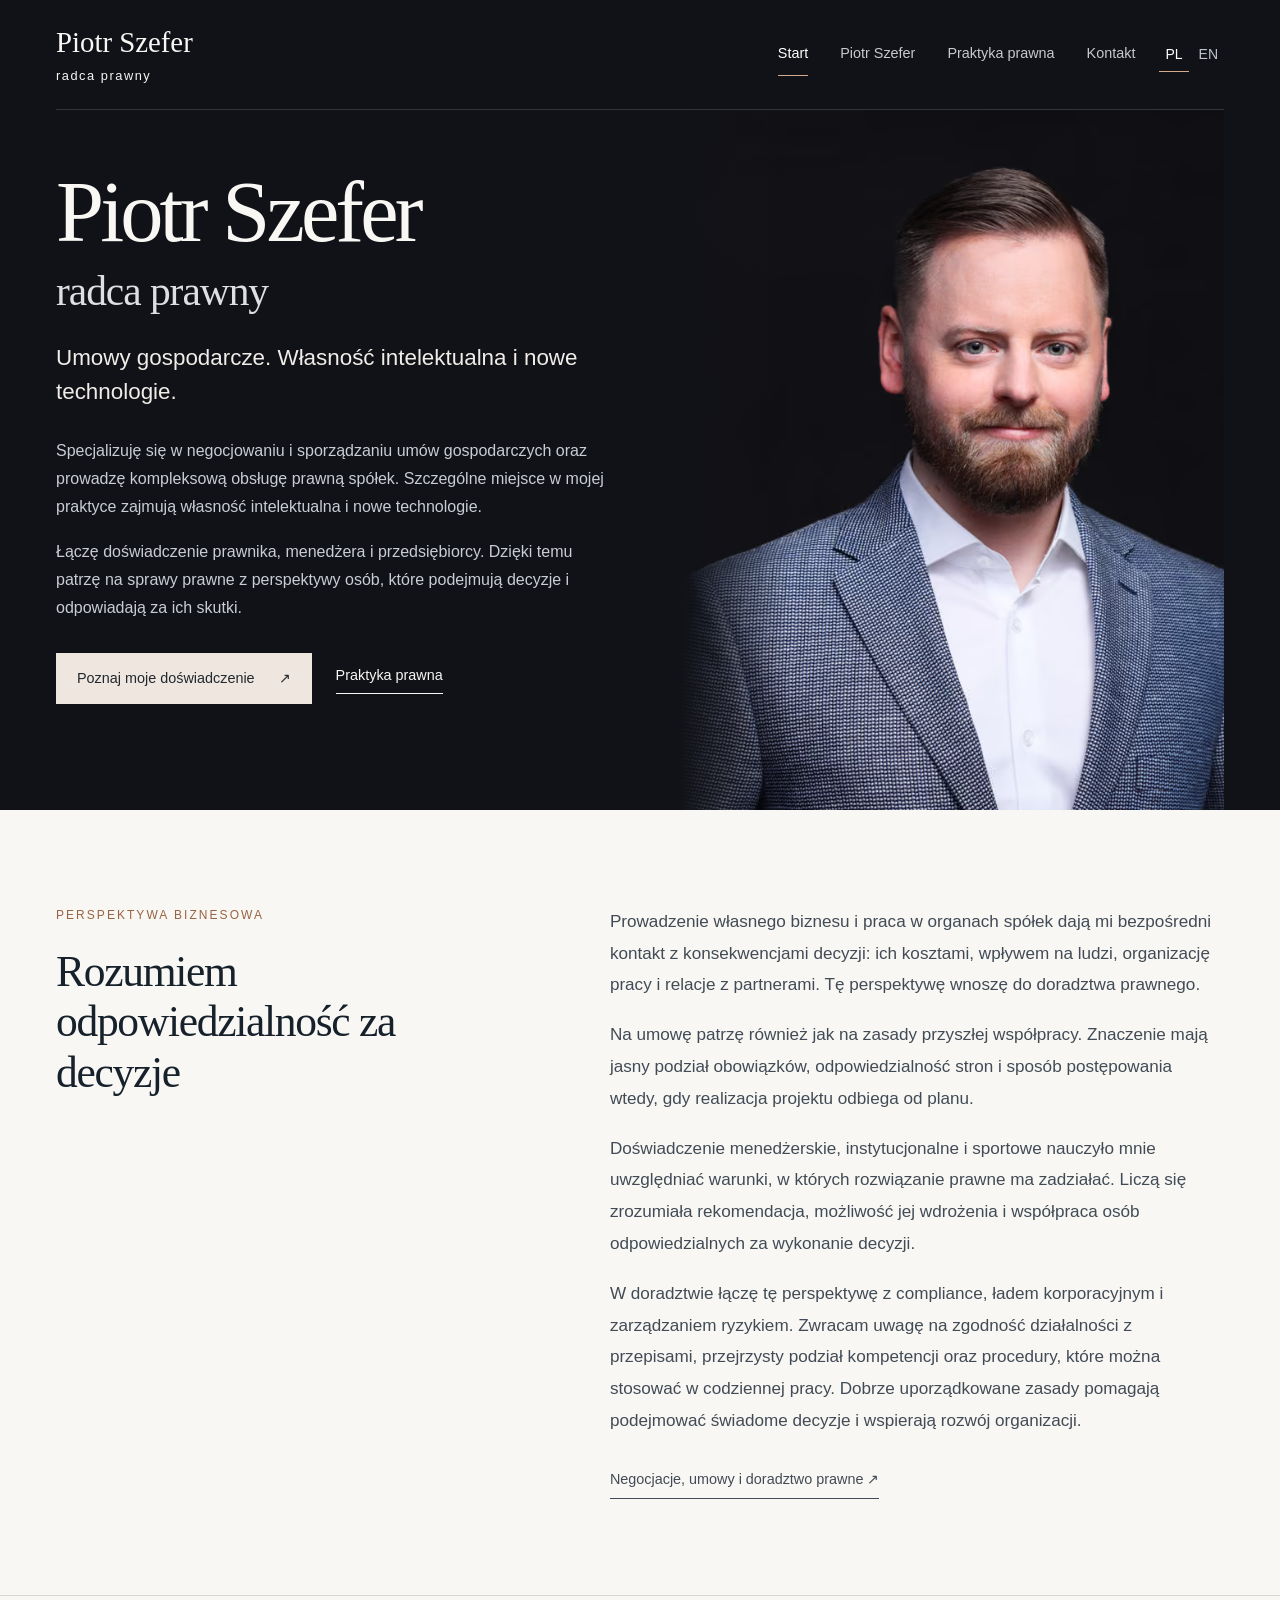
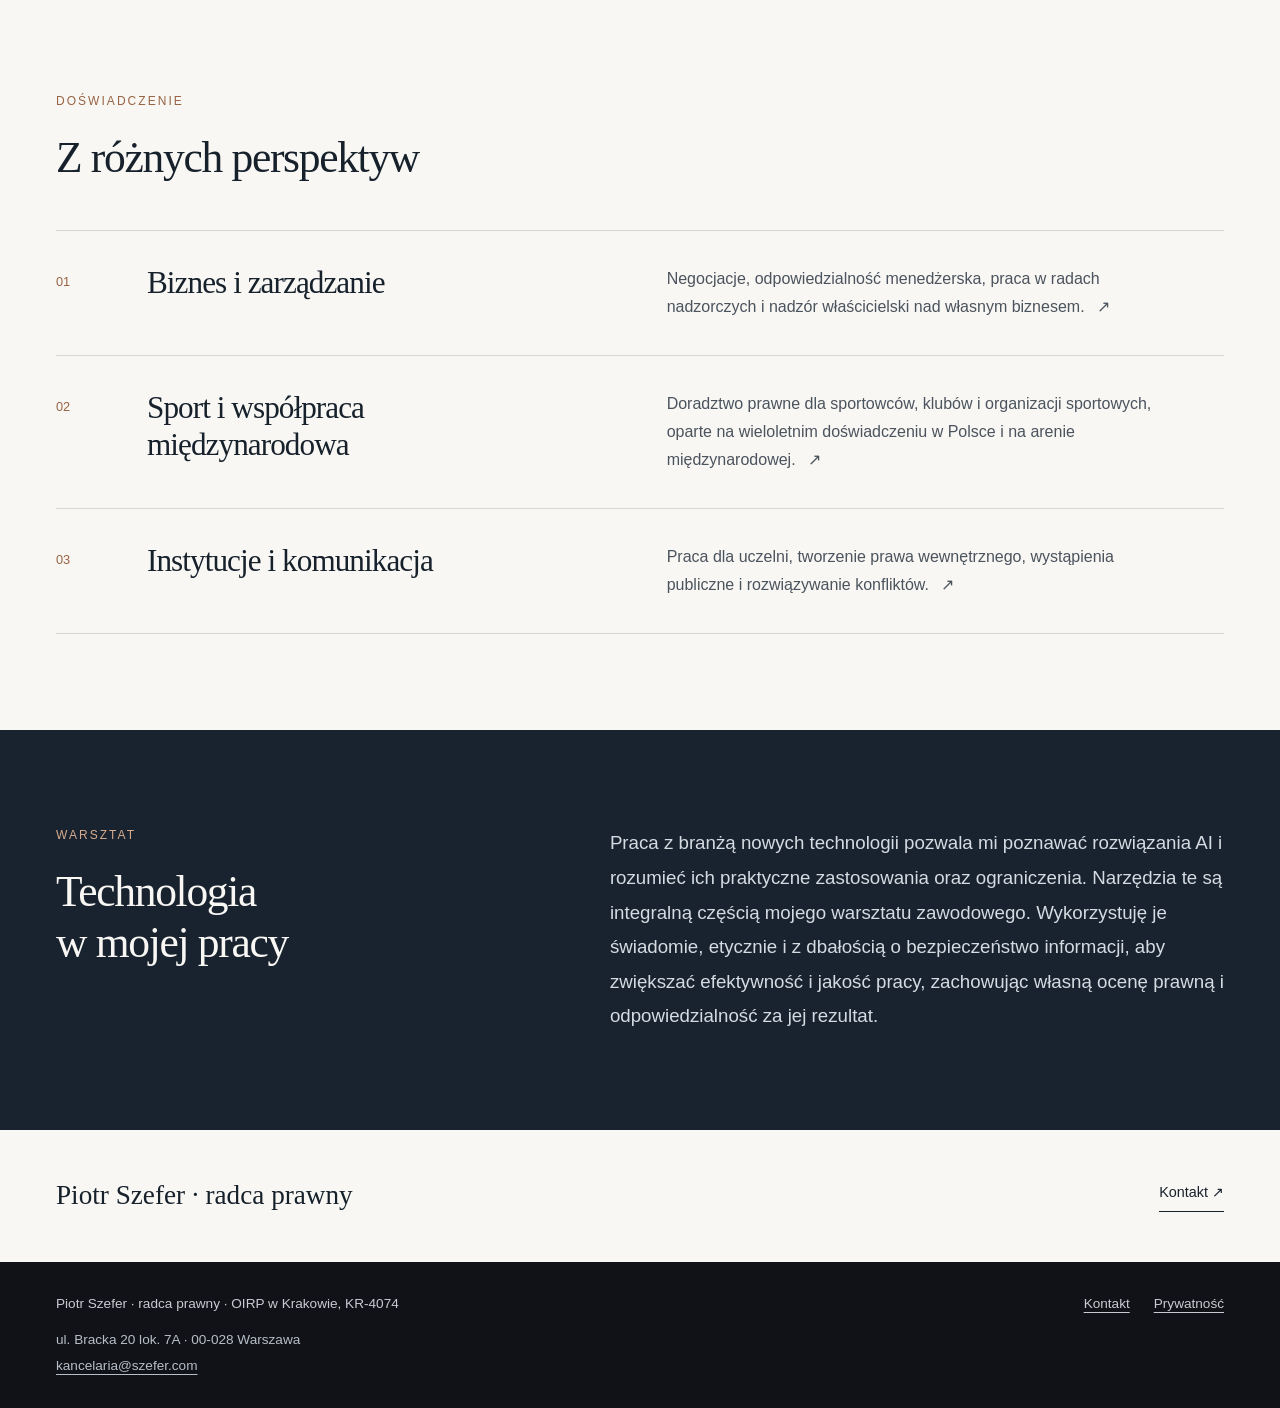
<file: index.html>
<!doctype html>
<html lang="pl"><head><meta charset="utf-8"><meta name="viewport" content="width=device-width, initial-scale=1"><title>Piotr Szefer — radca prawny | Umowy, IP i technologie</title><meta name="description" content="Piotr Szefer: negocjacje i umowy gospodarcze, własność intelektualna, nowe technologie, obsługa spółek i prawo sportowe. Doświadczenie menedżerskie i biznesowe."><meta name="robots" content="index, follow, max-image-preview:large"><link rel="canonical" href="https://szefer.com/"><link rel="alternate" hreflang="pl" href="https://szefer.com/"><link rel="alternate" hreflang="en" href="https://szefer.com/en/"><link rel="alternate" hreflang="x-default" href="https://szefer.com/"><link rel="describedby" href="/llms.txt"><meta name="theme-color" content="#111217"><meta property="og:type" content="website"><meta property="og:locale" content="pl_PL"><meta property="og:site_name" content="Piotr Szefer — radca prawny"><meta property="og:title" content="Piotr Szefer — radca prawny | Umowy, IP i technologie"><meta property="og:description" content="Piotr Szefer: negocjacje i umowy gospodarcze, własność intelektualna, nowe technologie, obsługa spółek i prawo sportowe. Doświadczenie menedżerskie i biznesowe."><meta property="og:url" content="https://szefer.com/"><meta property="og:image" content="https://szefer.com/assets/piotr-szefer-radca-prawny-1280.jpg"><meta property="og:image:width" content="1280"><meta property="og:image:height" content="853"><meta property="og:image:alt" content="Piotr Szefer, radca prawny"><meta name="twitter:card" content="summary_large_image"><meta name="twitter:title" content="Piotr Szefer — radca prawny | Umowy, IP i technologie"><meta name="twitter:description" content="Piotr Szefer: negocjacje i umowy gospodarcze, własność intelektualna, nowe technologie, obsługa spółek i prawo sportowe. Doświadczenie menedżerskie i biznesowe."><meta name="twitter:image" content="https://szefer.com/assets/piotr-szefer-radca-prawny-1280.jpg"><link rel="stylesheet" href="/styles-80b11d99c8c8.css"><link rel="icon" href="/favicon.svg" type="image/svg+xml"><script type="application/ld+json">{"@context":"https://schema.org","@graph":[{"@type":"Person","@id":"https://szefer.com/#person","name":"Piotr Szefer","url":"https://szefer.com/piotr-szefer/","jobTitle":"Radca prawny","description":"Radca prawny specjalizujący się w negocjowaniu i sporządzaniu umów gospodarczych, ze szczególnym uwzględnieniem własności intelektualnej i nowych technologii. Doświadczenie menedżerskie i biznesowe.","image":"https://szefer.com/assets/piotr-szefer-radca-prawny-1280.jpg","identifier":{"@type":"PropertyValue","propertyID":"Numer wpisu na listę radców prawnych OIRP w Krakowie","value":"KR-4074"},"knowsAbout":["Negocjacje i umowy gospodarcze","Własność intelektualna i nowe technologie","Bieżąca obsługa spółek i prawo korporacyjne","Prawo sportowe","Prawo szkolnictwa wyższego"],"alumniOf":[{"@type":"CollegeOrUniversity","name":"Uniwersytet Jagielloński"},{"@type":"CollegeOrUniversity","name":"Université de Lausanne"},{"@type":"CollegeOrUniversity","name":"Szkoła Główna Handlowa w Warszawie"}],"hasCredential":{"@type":"EducationalOccupationalCredential","name":"UEFA Certificate in Football Management","description":"UEFA Certificate in Football Management — program kształcenia w zakresie zarządzania w piłce nożnej. Ukończenie z najwyższym możliwym wynikiem, z wyróżnieniem Certificate of Distinction.","credentialCategory":"Program kształcenia w zakresie zarządzania w piłce nożnej","recognizedBy":{"@type":"CollegeOrUniversity","name":"Université de Lausanne"}},"knowsLanguage":{"@type":"Language","name":"angielski"},"award":["I miejsce w XVI Ogólnopolskim Konkursie Krasomówczym ELSA (2012)","I miejsce w III Konkursie Krasomówczym dla Aplikantów Radcowskich OIRP w Krakowie (2016)","Certificate of Distinction — UEFA Certificate in Football Management"]},{"@type":"WebSite","@id":"https://szefer.com/#website","url":"https://szefer.com/","name":"Piotr Szefer — radca prawny","inLanguage":["pl-PL","en"]},{"@type":"WebPage","@id":"https://szefer.com/#webpage","url":"https://szefer.com/","name":"Piotr Szefer — radca prawny | Umowy, IP i technologie","inLanguage":"pl-PL","dateModified":"2026-09-18","isPartOf":{"@id":"https://szefer.com/#website"},"about":{"@id":"https://szefer.com/#person"}},{"@type":"LegalService","@id":"https://szefer.com/#legalservice","name":"Kancelaria Radcy Prawnego Piotr Szefer","url":"https://szefer.com/kontakt/","address":{"@type":"PostalAddress","streetAddress":"ul. Bracka 20 lok. 7A","postalCode":"00-028","addressLocality":"Warszawa","addressCountry":"PL"},"taxID":"9442222050","email":"kancelaria@szefer.com","identifier":[{"@type":"PropertyValue","propertyID":"REGON","value":"369779635"},{"@type":"PropertyValue","propertyID":"Adres do e-Doręczeń","value":"AE:PL-62728-16989-AUBBE-31"}]}]}</script></head>
<body><a class="skip" href="#main">Przejdź do treści</a><header class="site-header"><div class="container header-inner"><a class="brand" href="/" aria-label="Piotr Szefer — strona główna"><strong>Piotr Szefer</strong><span>radca prawny</span></a><nav class="nav" aria-label="Nawigacja główna"><a href="/" aria-current="page">Start</a><a href="/piotr-szefer/" >Piotr Szefer</a><a href="/praktyka/" >Praktyka prawna</a><a href="/kontakt/" >Kontakt</a></nav><nav class="language-switch" aria-label="Wybór języka"><a lang="pl" hreflang="pl" href="/" aria-current="true" aria-label="Polski">PL</a><a lang="en" hreflang="en" href="/en/"  aria-label="English">EN</a></nav></div></header><main id="main" tabindex="-1"><section class="hero"><div class="container hero-grid"><div class="hero-heading"><h1><span class="person-name">Piotr Szefer</span><span class="visually-hidden"> — </span><span class="role">radca prawny</span></h1><p class="hero-subtitle">Umowy gospodarcze. Własność intelektualna i nowe technologie.</p></div><div class="hero-image"><picture><source type="image/avif" srcset="/assets/piotr-szefer-portret-640.avif 640w, /assets/piotr-szefer-portret-1280.avif 1280w" sizes="(max-width: 700px) 100vw, 55vw"><source type="image/webp" srcset="/assets/piotr-szefer-portret-640.webp 640w, /assets/piotr-szefer-portret-1280.webp 1280w" sizes="(max-width: 700px) 100vw, 55vw"><img src="/assets/piotr-szefer-portret-1280.jpg" srcset="/assets/piotr-szefer-portret-640.jpg 640w, /assets/piotr-szefer-portret-1280.jpg 1280w" sizes="(max-width: 700px) 100vw, 55vw" width="1280" height="853" alt="Piotr Szefer, radca prawny" fetchpriority="high" decoding="async"></picture></div><div class="hero-details"><div class="hero-lead"><p>Specjalizuję się w negocjowaniu i sporządzaniu umów gospodarczych oraz prowadzę kompleksową obsługę prawną spółek. Szczególne miejsce w mojej praktyce zajmują własność intelektualna i nowe technologie.</p><p>Łączę doświadczenie prawnika, menedżera i przedsiębiorcy. Dzięki temu patrzę na sprawy prawne z perspektywy osób, które podejmują decyzje i odpowiadają za ich skutki.</p></div><div class="hero-actions"><a class="button" href="/piotr-szefer/">Poznaj moje doświadczenie <span aria-hidden="true">↗</span></a><a class="text-link" href="/praktyka/">Praktyka prawna</a></div></div></div></section>
<section class="section"><div class="container intro-grid"><div><span class="eyebrow">Perspektywa biznesowa</span><h2>Rozumiem odpowiedzialność za decyzje</h2></div><div class="body-copy"><p>Prowadzenie własnego biznesu i praca w organach spółek dają mi bezpośredni kontakt z konsekwencjami decyzji: ich kosztami, wpływem na ludzi, organizację pracy i relacje z partnerami. Tę perspektywę wnoszę do doradztwa prawnego.</p><p>Na umowę patrzę również jak na zasady przyszłej współpracy. Znaczenie mają jasny podział obowiązków, odpowiedzialność stron i sposób postępowania wtedy, gdy realizacja projektu odbiega od planu.</p><p>Doświadczenie menedżerskie, instytucjonalne i sportowe nauczyło mnie uwzględniać warunki, w których rozwiązanie prawne ma zadziałać. Liczą się zrozumiała rekomendacja, możliwość jej wdrożenia i współpraca osób odpowiedzialnych za wykonanie decyzji.</p><p>W doradztwie łączę tę perspektywę z compliance, ładem korporacyjnym i zarządzaniem ryzykiem. Zwracam uwagę na zgodność działalności z przepisami, przejrzysty podział kompetencji oraz procedury, które można stosować w codziennej pracy. Dobrze uporządkowane zasady pomagają podejmować świadome decyzje i wspierają rozwój organizacji.</p><a class="text-link section-link" href="/praktyka/">Negocjacje, umowy i doradztwo prawne <span aria-hidden="true">↗</span></a></div></div></section>
<section class="section rule"><div class="container"><div class="section-heading"><span class="eyebrow">Doświadczenie</span><h2>Z różnych perspektyw</h2></div><a class="perspective" href="/piotr-szefer/#biznes-i-zarzadzanie"><span class="number">01</span><h3>Biznes i zarządzanie</h3><p>Negocjacje, odpowiedzialność menedżerska, praca w radach nadzorczych i nadzór właścicielski nad własnym biznesem. <span class="row-arrow" aria-hidden="true">↗</span></p></a><a class="perspective" href="/piotr-szefer/#sport"><span class="number">02</span><h3>Sport i współpraca międzynarodowa</h3><p>Doradztwo prawne dla sportowców, klubów i organizacji sportowych, oparte na wieloletnim doświadczeniu w Polsce i na arenie międzynarodowej. <span class="row-arrow" aria-hidden="true">↗</span></p></a><a class="perspective" href="/piotr-szefer/#komunikacja"><span class="number">03</span><h3>Instytucje i komunikacja</h3><p>Praca dla uczelni, tworzenie prawa wewnętrznego, wystąpienia publiczne i rozwiązywanie konfliktów. <span class="row-arrow" aria-hidden="true">↗</span></p></a></div></section>
<section class="section dark-section"><div class="container intro-grid"><div><span class="eyebrow">Warsztat</span><h2>Technologia<br>w mojej pracy</h2></div><p class="large-copy">Praca z branżą nowych technologii pozwala mi poznawać rozwiązania AI i rozumieć ich praktyczne zastosowania oraz ograniczenia. Narzędzia te są integralną częścią mojego warsztatu zawodowego. Wykorzystuję je świadomie, etycznie i z dbałością o bezpieczeństwo informacji, aby zwiększać efektywność i jakość pracy, zachowując własną ocenę prawną i odpowiedzialność za jej rezultat.</p></div></section><div class="container closing"><p>Piotr Szefer · radca prawny</p><a class="text-link" href="/kontakt/">Kontakt <span aria-hidden="true">↗</span></a></div></main><footer class="site-footer"><div class="container footer-inner"><div><p>Piotr Szefer · radca prawny · OIRP w Krakowie, KR-4074</p><address>ul. Bracka 20 lok. 7A · 00-028 Warszawa<br><!--email_off--><a href="mailto:kancelaria@szefer.com">kancelaria@szefer.com</a><!--/email_off--></address></div><div class="footer-links"><a href="/kontakt/">Kontakt</a><a href="/prywatnosc/">Prywatność</a></div></div></footer></body></html>
</file>
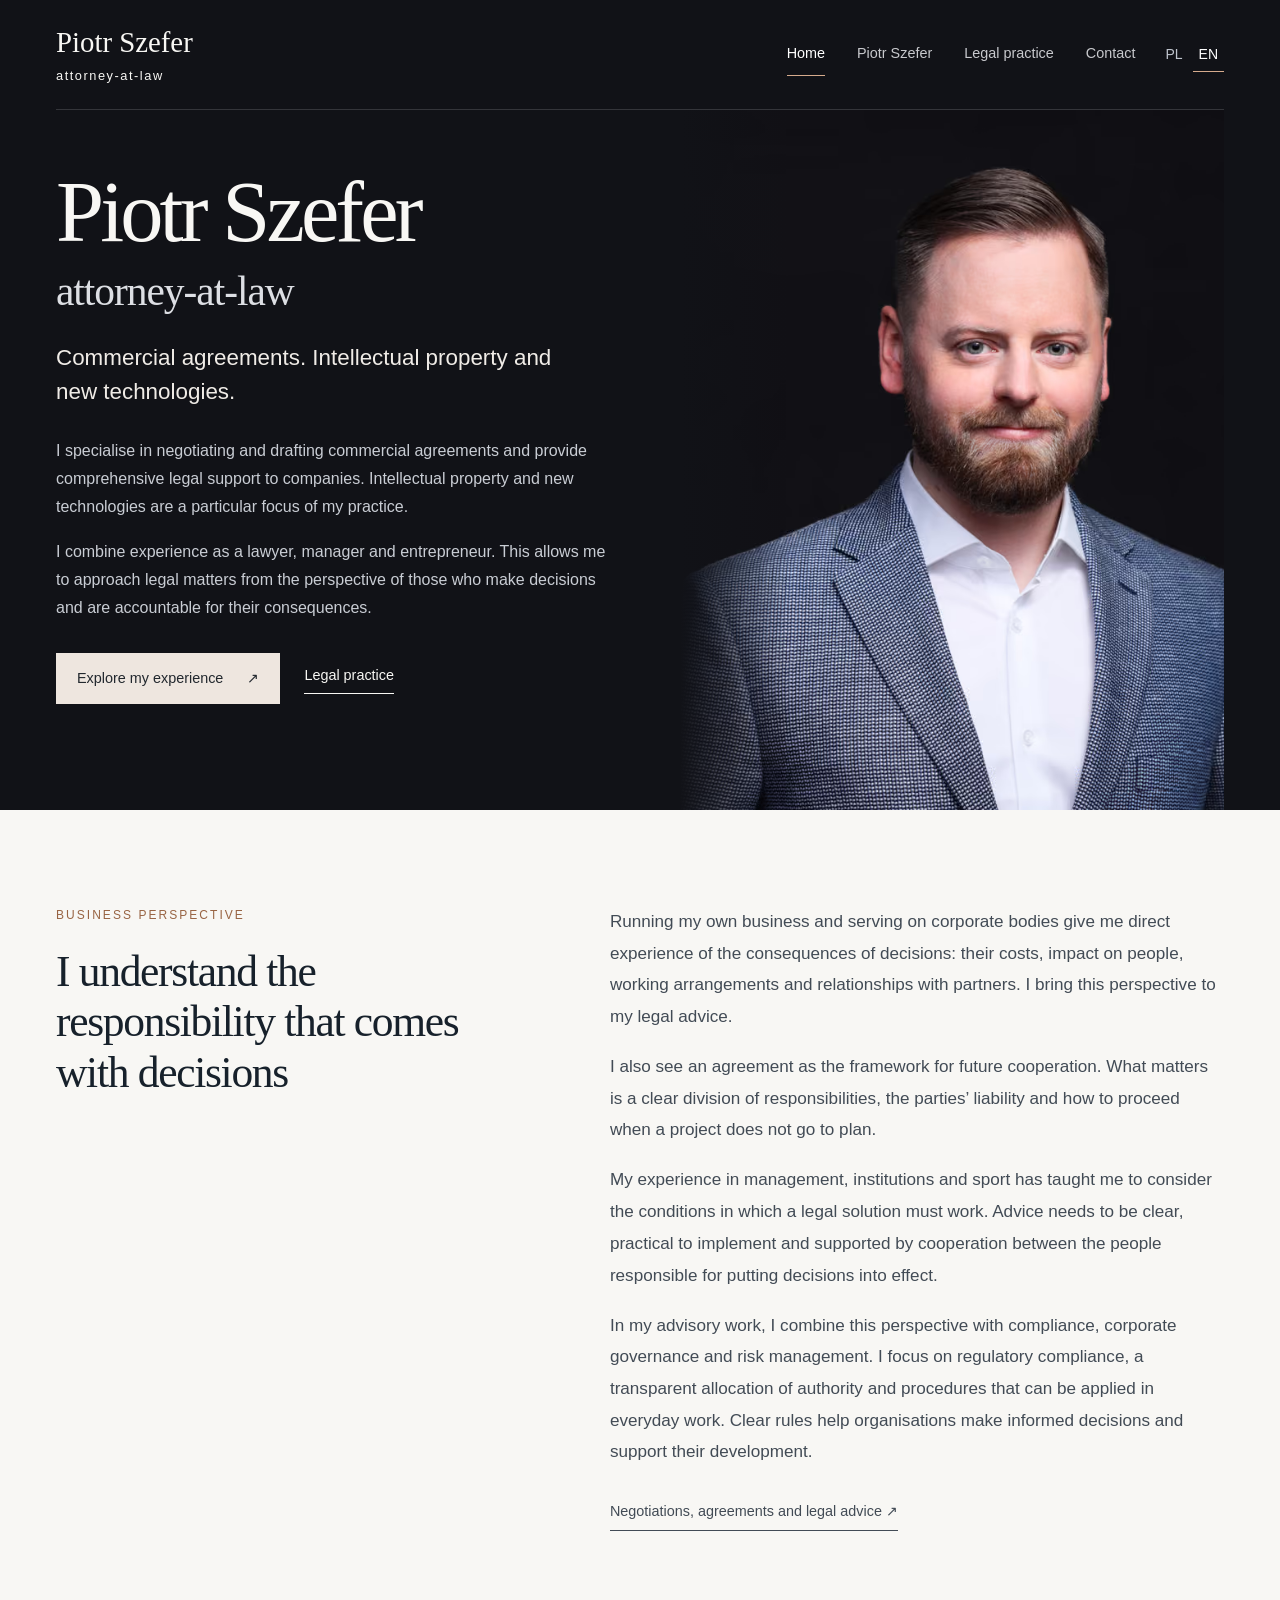
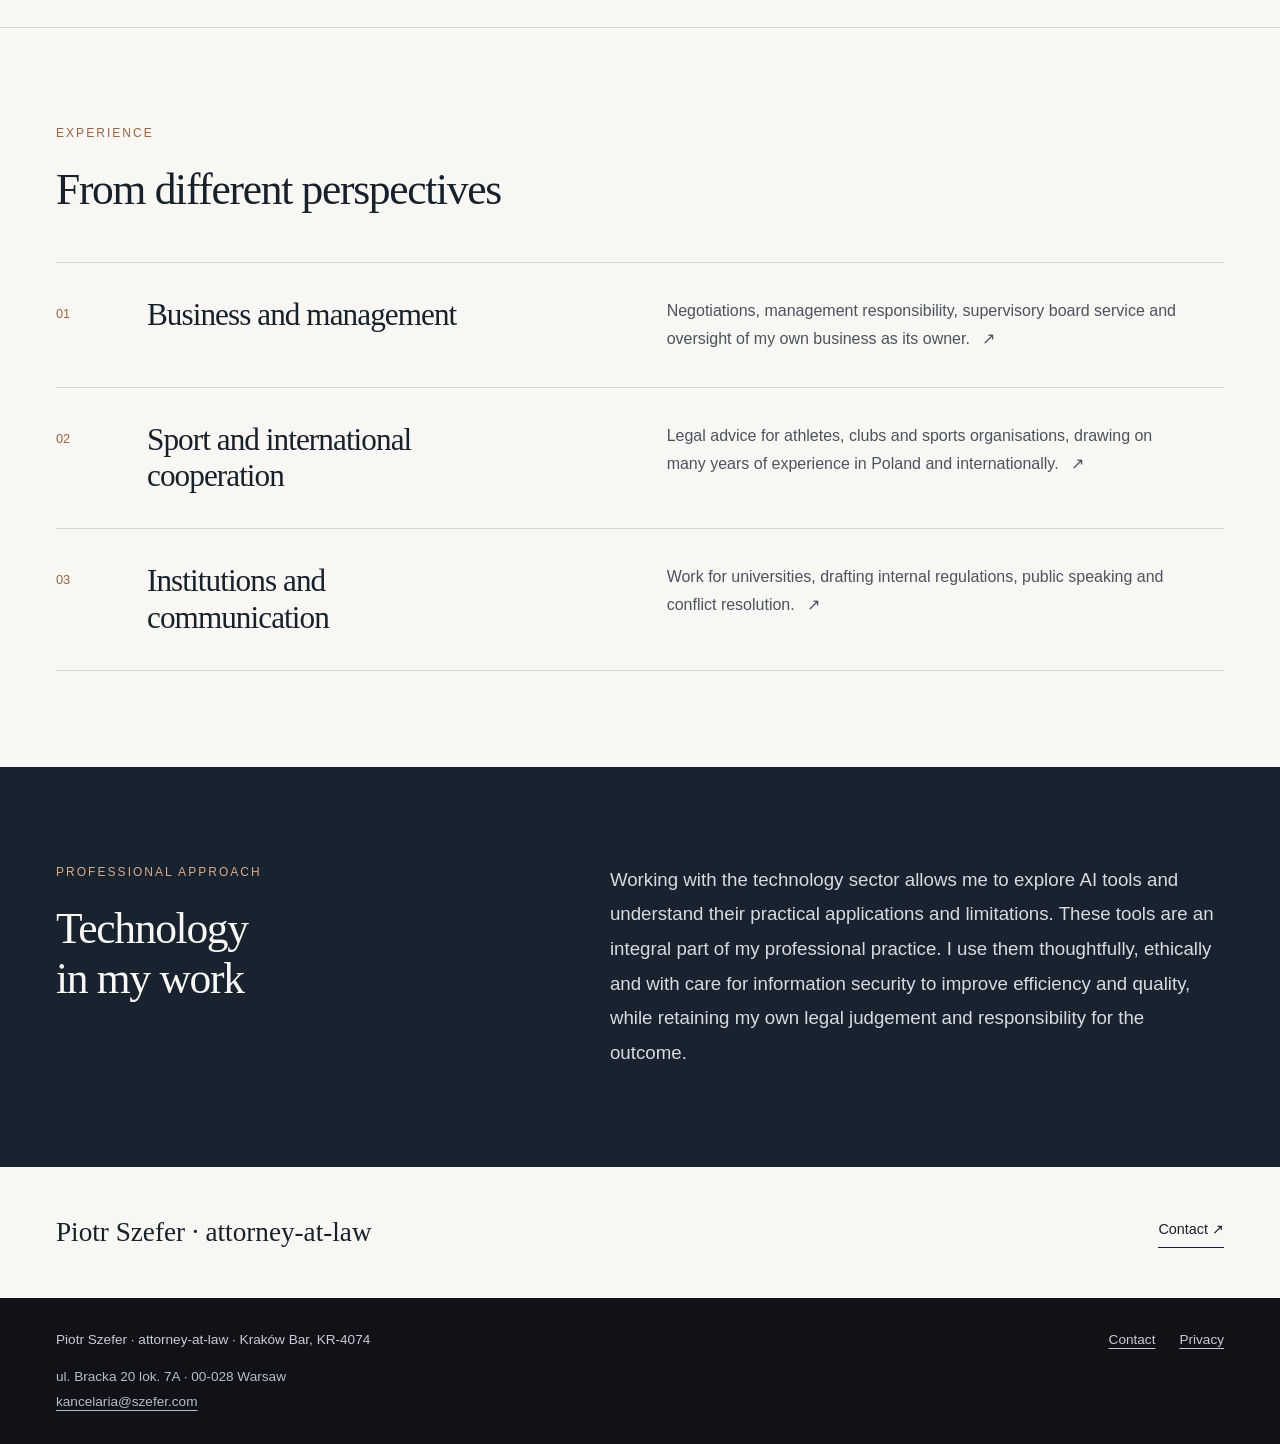
<file: en/index.html>
<!doctype html>
<html lang="en"><head><meta charset="utf-8"><meta name="viewport" content="width=device-width, initial-scale=1"><title>Piotr Szefer — Attorney-at-law | Commercial agreements, IP and technology</title><meta name="description" content="Piotr Szefer: commercial negotiations and agreements, intellectual property, new technologies, legal support for companies and sports law. Management and business experience."><meta name="robots" content="index, follow, max-image-preview:large"><link rel="canonical" href="https://szefer.com/en/"><link rel="alternate" hreflang="pl" href="https://szefer.com/"><link rel="alternate" hreflang="en" href="https://szefer.com/en/"><link rel="alternate" hreflang="x-default" href="https://szefer.com/"><link rel="describedby" href="/llms.txt"><meta name="theme-color" content="#111217"><meta property="og:type" content="website"><meta property="og:locale" content="en_GB"><meta property="og:site_name" content="Piotr Szefer — attorney-at-law"><meta property="og:title" content="Piotr Szefer — Attorney-at-law | Commercial agreements, IP and technology"><meta property="og:description" content="Piotr Szefer: commercial negotiations and agreements, intellectual property, new technologies, legal support for companies and sports law. Management and business experience."><meta property="og:url" content="https://szefer.com/en/"><meta property="og:image" content="https://szefer.com/assets/piotr-szefer-radca-prawny-1280.jpg"><meta property="og:image:width" content="1280"><meta property="og:image:height" content="853"><meta property="og:image:alt" content="Piotr Szefer, attorney-at-law"><meta name="twitter:card" content="summary_large_image"><meta name="twitter:title" content="Piotr Szefer — Attorney-at-law | Commercial agreements, IP and technology"><meta name="twitter:description" content="Piotr Szefer: commercial negotiations and agreements, intellectual property, new technologies, legal support for companies and sports law. Management and business experience."><meta name="twitter:image" content="https://szefer.com/assets/piotr-szefer-radca-prawny-1280.jpg"><link rel="stylesheet" href="/styles-80b11d99c8c8.css"><link rel="icon" href="/favicon.svg" type="image/svg+xml"><script type="application/ld+json">{"@context":"https://schema.org","@graph":[{"@type":"Person","@id":"https://szefer.com/#person","name":"Piotr Szefer","url":"https://szefer.com/en/piotr-szefer/","jobTitle":"Polish attorney-at-law","description":"Polish attorney-at-law specialising in negotiating and drafting commercial agreements, with a particular focus on intellectual property and new technologies. Management and business experience.","image":"https://szefer.com/assets/piotr-szefer-radca-prawny-1280.jpg","identifier":{"@type":"PropertyValue","propertyID":"Registration number with the Regional Chamber of Attorneys-at-Law in Kraków","value":"KR-4074"},"knowsAbout":["Negotiations and commercial agreements","Intellectual property and new technologies","Ongoing legal support and corporate law","Sports law","Higher education law"],"alumniOf":[{"@type":"CollegeOrUniversity","name":"Jagiellonian University"},{"@type":"CollegeOrUniversity","name":"Université de Lausanne"},{"@type":"CollegeOrUniversity","name":"SGH Warsaw School of Economics"}],"hasCredential":{"@type":"EducationalOccupationalCredential","name":"UEFA Certificate in Football Management","description":"UEFA Certificate in Football Management — a programme in football management. Completed with the highest possible result and awarded a Certificate of Distinction.","credentialCategory":"Football management programme","recognizedBy":{"@type":"CollegeOrUniversity","name":"Université de Lausanne"}},"knowsLanguage":{"@type":"Language","name":"English"},"award":["First place in the 16th ELSA National Public Speaking Competition (2012)","First place in the 3rd Public Speaking Competition for Trainee Attorneys-at-Law, Kraków Bar (2016)","Certificate of Distinction — UEFA Certificate in Football Management"]},{"@type":"WebSite","@id":"https://szefer.com/#website","url":"https://szefer.com/","name":"Piotr Szefer — attorney-at-law","inLanguage":["pl-PL","en"]},{"@type":"WebPage","@id":"https://szefer.com/en/#webpage","url":"https://szefer.com/en/","name":"Piotr Szefer — Attorney-at-law | Commercial agreements, IP and technology","inLanguage":"en","dateModified":"2026-09-18","isPartOf":{"@id":"https://szefer.com/#website"},"about":{"@id":"https://szefer.com/#person"}},{"@type":"LegalService","@id":"https://szefer.com/#legalservice","name":"Kancelaria Radcy Prawnego Piotr Szefer","url":"https://szefer.com/en/contact/","address":{"@type":"PostalAddress","streetAddress":"ul. Bracka 20 lok. 7A","postalCode":"00-028","addressLocality":"Warszawa","addressCountry":"PL"},"taxID":"9442222050","email":"kancelaria@szefer.com","identifier":[{"@type":"PropertyValue","propertyID":"REGON","value":"369779635"},{"@type":"PropertyValue","propertyID":"Electronic delivery address","value":"AE:PL-62728-16989-AUBBE-31"}]}]}</script></head>
<body><a class="skip" href="#main">Skip to content</a><header class="site-header"><div class="container header-inner"><a class="brand" href="/en/" aria-label="Piotr Szefer — home"><strong>Piotr Szefer</strong><span>attorney-at-law</span></a><nav class="nav" aria-label="Main navigation"><a href="/en/" aria-current="page">Home</a><a href="/en/piotr-szefer/" >Piotr Szefer</a><a href="/en/practice/" >Legal practice</a><a href="/en/contact/" >Contact</a></nav><nav class="language-switch" aria-label="Language selection"><a lang="pl" hreflang="pl" href="/"  aria-label="Polski">PL</a><a lang="en" hreflang="en" href="/en/" aria-current="true" aria-label="English">EN</a></nav></div></header><main id="main" tabindex="-1"><section class="hero"><div class="container hero-grid"><div class="hero-heading"><h1><span class="person-name">Piotr Szefer</span><span class="visually-hidden"> — </span><span class="role">attorney-at-law</span></h1><p class="hero-subtitle">Commercial agreements. Intellectual property and new technologies.</p></div><div class="hero-image"><picture><source type="image/avif" srcset="/assets/piotr-szefer-portret-640.avif 640w, /assets/piotr-szefer-portret-1280.avif 1280w" sizes="(max-width: 700px) 100vw, 55vw"><source type="image/webp" srcset="/assets/piotr-szefer-portret-640.webp 640w, /assets/piotr-szefer-portret-1280.webp 1280w" sizes="(max-width: 700px) 100vw, 55vw"><img src="/assets/piotr-szefer-portret-1280.jpg" srcset="/assets/piotr-szefer-portret-640.jpg 640w, /assets/piotr-szefer-portret-1280.jpg 1280w" sizes="(max-width: 700px) 100vw, 55vw" width="1280" height="853" alt="Piotr Szefer, attorney-at-law" fetchpriority="high" decoding="async"></picture></div><div class="hero-details"><div class="hero-lead"><p>I specialise in negotiating and drafting commercial agreements and provide comprehensive legal support to companies. Intellectual property and new technologies are a particular focus of my practice.</p><p>I combine experience as a lawyer, manager and entrepreneur. This allows me to approach legal matters from the perspective of those who make decisions and are accountable for their consequences.</p></div><div class="hero-actions"><a class="button" href="/en/piotr-szefer/">Explore my experience <span aria-hidden="true">↗</span></a><a class="text-link" href="/en/practice/">Legal practice</a></div></div></div></section>
<section class="section"><div class="container intro-grid"><div><span class="eyebrow">Business perspective</span><h2>I understand the responsibility that comes with decisions</h2></div><div class="body-copy"><p>Running my own business and serving on corporate bodies give me direct experience of the consequences of decisions: their costs, impact on people, working arrangements and relationships with partners. I bring this perspective to my legal advice.</p><p>I also see an agreement as the framework for future cooperation. What matters is a clear division of responsibilities, the parties’ liability and how to proceed when a project does not go to plan.</p><p>My experience in management, institutions and sport has taught me to consider the conditions in which a legal solution must work. Advice needs to be clear, practical to implement and supported by cooperation between the people responsible for putting decisions into effect.</p><p>In my advisory work, I combine this perspective with compliance, corporate governance and risk management. I focus on regulatory compliance, a transparent allocation of authority and procedures that can be applied in everyday work. Clear rules help organisations make informed decisions and support their development.</p><a class="text-link section-link" href="/en/practice/">Negotiations, agreements and legal advice <span aria-hidden="true">↗</span></a></div></div></section>
<section class="section rule"><div class="container"><div class="section-heading"><span class="eyebrow">Experience</span><h2>From different perspectives</h2></div><a class="perspective" href="/en/piotr-szefer/#biznes-i-zarzadzanie"><span class="number">01</span><h3>Business and management</h3><p>Negotiations, management responsibility, supervisory board service and oversight of my own business as its owner. <span class="row-arrow" aria-hidden="true">↗</span></p></a><a class="perspective" href="/en/piotr-szefer/#sport"><span class="number">02</span><h3>Sport and international cooperation</h3><p>Legal advice for athletes, clubs and sports organisations, drawing on many years of experience in Poland and internationally. <span class="row-arrow" aria-hidden="true">↗</span></p></a><a class="perspective" href="/en/piotr-szefer/#komunikacja"><span class="number">03</span><h3>Institutions and communication</h3><p>Work for universities, drafting internal regulations, public speaking and conflict resolution. <span class="row-arrow" aria-hidden="true">↗</span></p></a></div></section>
<section class="section dark-section"><div class="container intro-grid"><div><span class="eyebrow">Professional approach</span><h2>Technology<br>in my work</h2></div><p class="large-copy">Working with the technology sector allows me to explore AI tools and understand their practical applications and limitations. These tools are an integral part of my professional practice. I use them thoughtfully, ethically and with care for information security to improve efficiency and quality, while retaining my own legal judgement and responsibility for the outcome.</p></div></section><div class="container closing"><p>Piotr Szefer · attorney-at-law</p><a class="text-link" href="/en/contact/">Contact <span aria-hidden="true">↗</span></a></div></main><footer class="site-footer"><div class="container footer-inner"><div><p>Piotr Szefer · attorney-at-law · Kraków Bar, KR-4074</p><address>ul. Bracka 20 lok. 7A · 00-028 Warsaw<br><!--email_off--><a href="mailto:kancelaria@szefer.com">kancelaria@szefer.com</a><!--/email_off--></address></div><div class="footer-links"><a href="/en/contact/">Contact</a><a href="/en/privacy/">Privacy</a></div></div></footer></body></html>
</file>
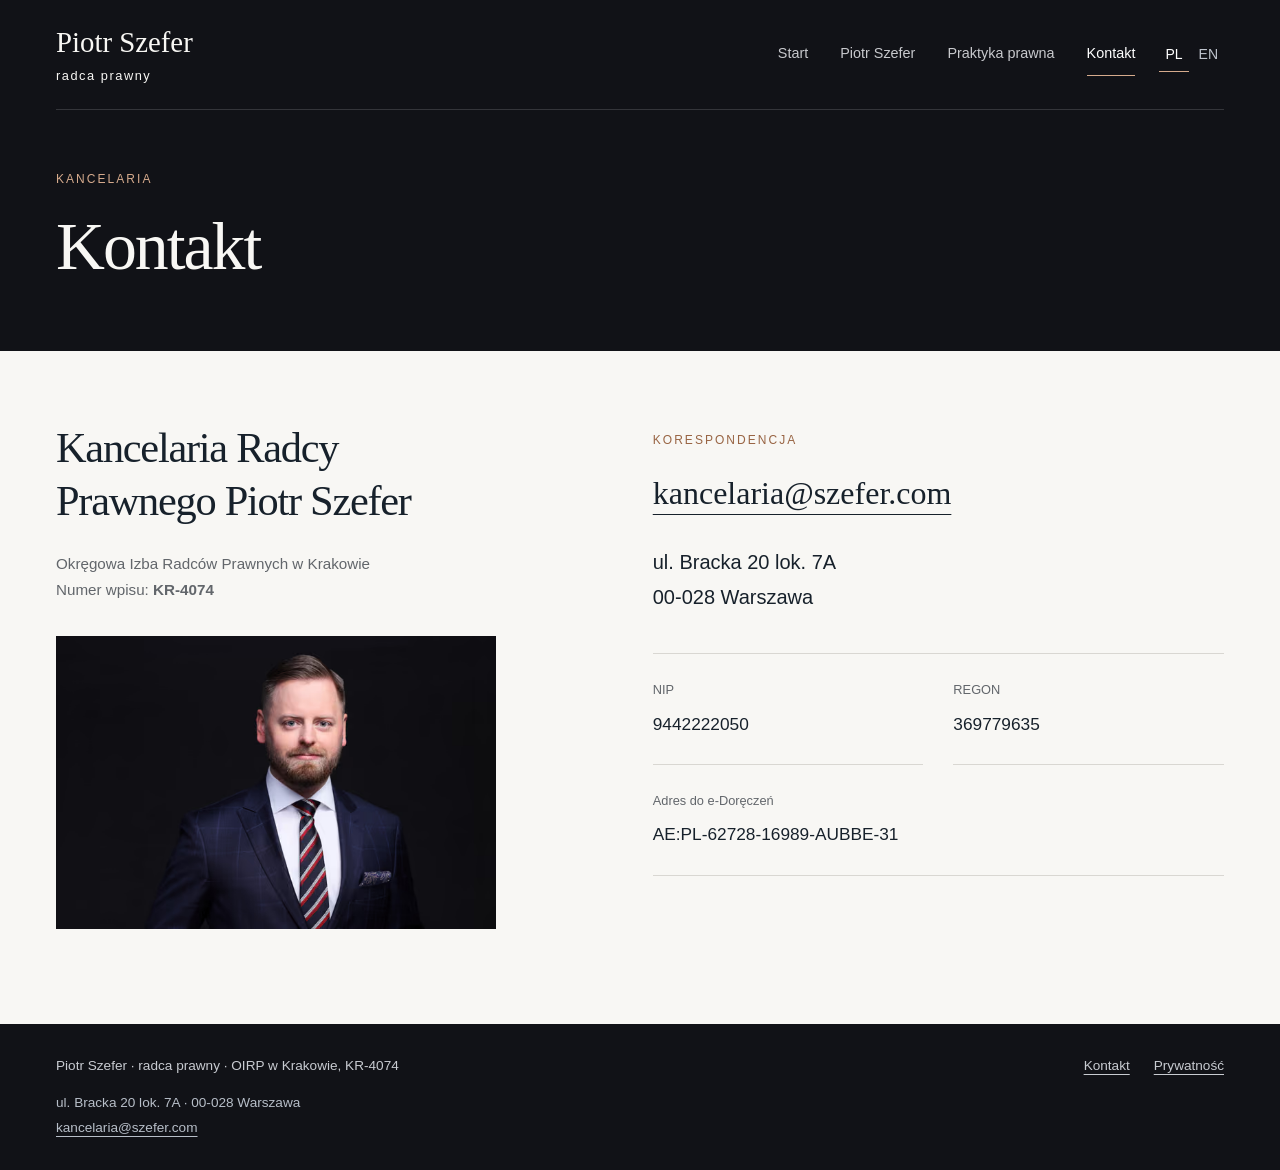
<file: kontakt/index.html>
<!doctype html>
<html lang="pl"><head><meta charset="utf-8"><meta name="viewport" content="width=device-width, initial-scale=1"><title>Kontakt | Piotr Szefer — radca prawny</title><meta name="description" content="Kontakt z kancelarią Piotra Szefera, radcy prawnego wpisanego na listę OIRP w Krakowie pod numerem KR-4074."><meta name="robots" content="index, follow, max-image-preview:large"><link rel="canonical" href="https://szefer.com/kontakt/"><link rel="alternate" hreflang="pl" href="https://szefer.com/kontakt/"><link rel="alternate" hreflang="en" href="https://szefer.com/en/contact/"><link rel="alternate" hreflang="x-default" href="https://szefer.com/kontakt/"><link rel="describedby" href="/llms.txt"><meta name="theme-color" content="#111217"><meta property="og:type" content="website"><meta property="og:locale" content="pl_PL"><meta property="og:site_name" content="Piotr Szefer — radca prawny"><meta property="og:title" content="Kontakt | Piotr Szefer — radca prawny"><meta property="og:description" content="Kontakt z kancelarią Piotra Szefera, radcy prawnego wpisanego na listę OIRP w Krakowie pod numerem KR-4074."><meta property="og:url" content="https://szefer.com/kontakt/"><meta property="og:image" content="https://szefer.com/assets/piotr-szefer-radca-prawny-1280.jpg"><meta property="og:image:width" content="1280"><meta property="og:image:height" content="853"><meta property="og:image:alt" content="Piotr Szefer, radca prawny"><meta name="twitter:card" content="summary_large_image"><meta name="twitter:title" content="Kontakt | Piotr Szefer — radca prawny"><meta name="twitter:description" content="Kontakt z kancelarią Piotra Szefera, radcy prawnego wpisanego na listę OIRP w Krakowie pod numerem KR-4074."><meta name="twitter:image" content="https://szefer.com/assets/piotr-szefer-radca-prawny-1280.jpg"><link rel="stylesheet" href="/styles-80b11d99c8c8.css"><link rel="icon" href="/favicon.svg" type="image/svg+xml"><script type="application/ld+json">{"@context":"https://schema.org","@graph":[{"@type":"Person","@id":"https://szefer.com/#person","name":"Piotr Szefer","url":"https://szefer.com/piotr-szefer/","jobTitle":"Radca prawny","description":"Radca prawny specjalizujący się w negocjowaniu i sporządzaniu umów gospodarczych, ze szczególnym uwzględnieniem własności intelektualnej i nowych technologii. Doświadczenie menedżerskie i biznesowe.","image":"https://szefer.com/assets/piotr-szefer-radca-prawny-1280.jpg","identifier":{"@type":"PropertyValue","propertyID":"Numer wpisu na listę radców prawnych OIRP w Krakowie","value":"KR-4074"},"knowsAbout":["Negocjacje i umowy gospodarcze","Własność intelektualna i nowe technologie","Bieżąca obsługa spółek i prawo korporacyjne","Prawo sportowe","Prawo szkolnictwa wyższego"],"alumniOf":[{"@type":"CollegeOrUniversity","name":"Uniwersytet Jagielloński"},{"@type":"CollegeOrUniversity","name":"Université de Lausanne"},{"@type":"CollegeOrUniversity","name":"Szkoła Główna Handlowa w Warszawie"}],"hasCredential":{"@type":"EducationalOccupationalCredential","name":"UEFA Certificate in Football Management","description":"UEFA Certificate in Football Management — program kształcenia w zakresie zarządzania w piłce nożnej. Ukończenie z najwyższym możliwym wynikiem, z wyróżnieniem Certificate of Distinction.","credentialCategory":"Program kształcenia w zakresie zarządzania w piłce nożnej","recognizedBy":{"@type":"CollegeOrUniversity","name":"Université de Lausanne"}},"knowsLanguage":{"@type":"Language","name":"angielski"},"award":["I miejsce w XVI Ogólnopolskim Konkursie Krasomówczym ELSA (2012)","I miejsce w III Konkursie Krasomówczym dla Aplikantów Radcowskich OIRP w Krakowie (2016)","Certificate of Distinction — UEFA Certificate in Football Management"]},{"@type":"WebSite","@id":"https://szefer.com/#website","url":"https://szefer.com/","name":"Piotr Szefer — radca prawny","inLanguage":["pl-PL","en"]},{"@type":"WebPage","@id":"https://szefer.com/kontakt/#webpage","url":"https://szefer.com/kontakt/","name":"Kontakt | Piotr Szefer — radca prawny","inLanguage":"pl-PL","dateModified":"2026-09-11","isPartOf":{"@id":"https://szefer.com/#website"},"about":{"@id":"https://szefer.com/#person"}},{"@type":"LegalService","@id":"https://szefer.com/#legalservice","name":"Kancelaria Radcy Prawnego Piotr Szefer","url":"https://szefer.com/kontakt/","address":{"@type":"PostalAddress","streetAddress":"ul. Bracka 20 lok. 7A","postalCode":"00-028","addressLocality":"Warszawa","addressCountry":"PL"},"taxID":"9442222050","email":"kancelaria@szefer.com","identifier":[{"@type":"PropertyValue","propertyID":"REGON","value":"369779635"},{"@type":"PropertyValue","propertyID":"Adres do e-Doręczeń","value":"AE:PL-62728-16989-AUBBE-31"}]}]}</script></head>
<body><a class="skip" href="#main">Przejdź do treści</a><header class="site-header"><div class="container header-inner"><a class="brand" href="/" aria-label="Piotr Szefer — strona główna"><strong>Piotr Szefer</strong><span>radca prawny</span></a><nav class="nav" aria-label="Nawigacja główna"><a href="/" >Start</a><a href="/piotr-szefer/" >Piotr Szefer</a><a href="/praktyka/" >Praktyka prawna</a><a href="/kontakt/" aria-current="page">Kontakt</a></nav><nav class="language-switch" aria-label="Wybór języka"><a lang="pl" hreflang="pl" href="/kontakt/" aria-current="true" aria-label="Polski">PL</a><a lang="en" hreflang="en" href="/en/contact/"  aria-label="English">EN</a></nav></div></header><main id="main" tabindex="-1"><section class="page-opening"><div class="container"><span class="eyebrow">Kancelaria</span><h1>Kontakt</h1></div></section><section class="container contact-layout"><div class="contact-identity"><h2>Kancelaria Radcy Prawnego Piotr Szefer</h2><p>Okręgowa Izba Radców Prawnych w Krakowie<br>Numer wpisu: <strong>KR-4074</strong></p><picture><source type="image/avif" srcset="/assets/piotr-szefer-radca-prawny-640.avif 640w, /assets/piotr-szefer-radca-prawny-1280.avif 1280w" sizes="(max-width: 700px) 90vw, 40vw"><source type="image/webp" srcset="/assets/piotr-szefer-radca-prawny-640.webp 640w, /assets/piotr-szefer-radca-prawny-1280.webp 1280w" sizes="(max-width: 700px) 90vw, 40vw"><img src="/assets/piotr-szefer-radca-prawny-1280.jpg" srcset="/assets/piotr-szefer-radca-prawny-640.jpg 640w, /assets/piotr-szefer-radca-prawny-1280.jpg 1280w" sizes="(max-width: 700px) 90vw, 40vw" width="1280" height="853" alt="Piotr Szefer, radca prawny" loading="lazy" decoding="async"></picture></div><div class="contact-information"><div class="contact-primary"><span class="eyebrow">Korespondencja</span><!--email_off--><a class="contact-email" href="mailto:kancelaria@szefer.com">kancelaria@szefer.com</a><!--/email_off--><address>ul. Bracka 20 lok. 7A<br>00-028 Warszawa</address></div><dl class="contact-details"><div><dt>NIP</dt><dd>9442222050</dd></div><div><dt>REGON</dt><dd>369779635</dd></div><div class="wide"><dt>Adres do e-Doręczeń</dt><dd>AE:PL-62728-16989-AUBBE-31</dd></div></dl></div></section></main><footer class="site-footer"><div class="container footer-inner"><div><p>Piotr Szefer · radca prawny · OIRP w Krakowie, KR-4074</p><address>ul. Bracka 20 lok. 7A · 00-028 Warszawa<br><!--email_off--><a href="mailto:kancelaria@szefer.com">kancelaria@szefer.com</a><!--/email_off--></address></div><div class="footer-links"><a href="/kontakt/">Kontakt</a><a href="/prywatnosc/">Prywatność</a></div></div></footer></body></html>
</file>
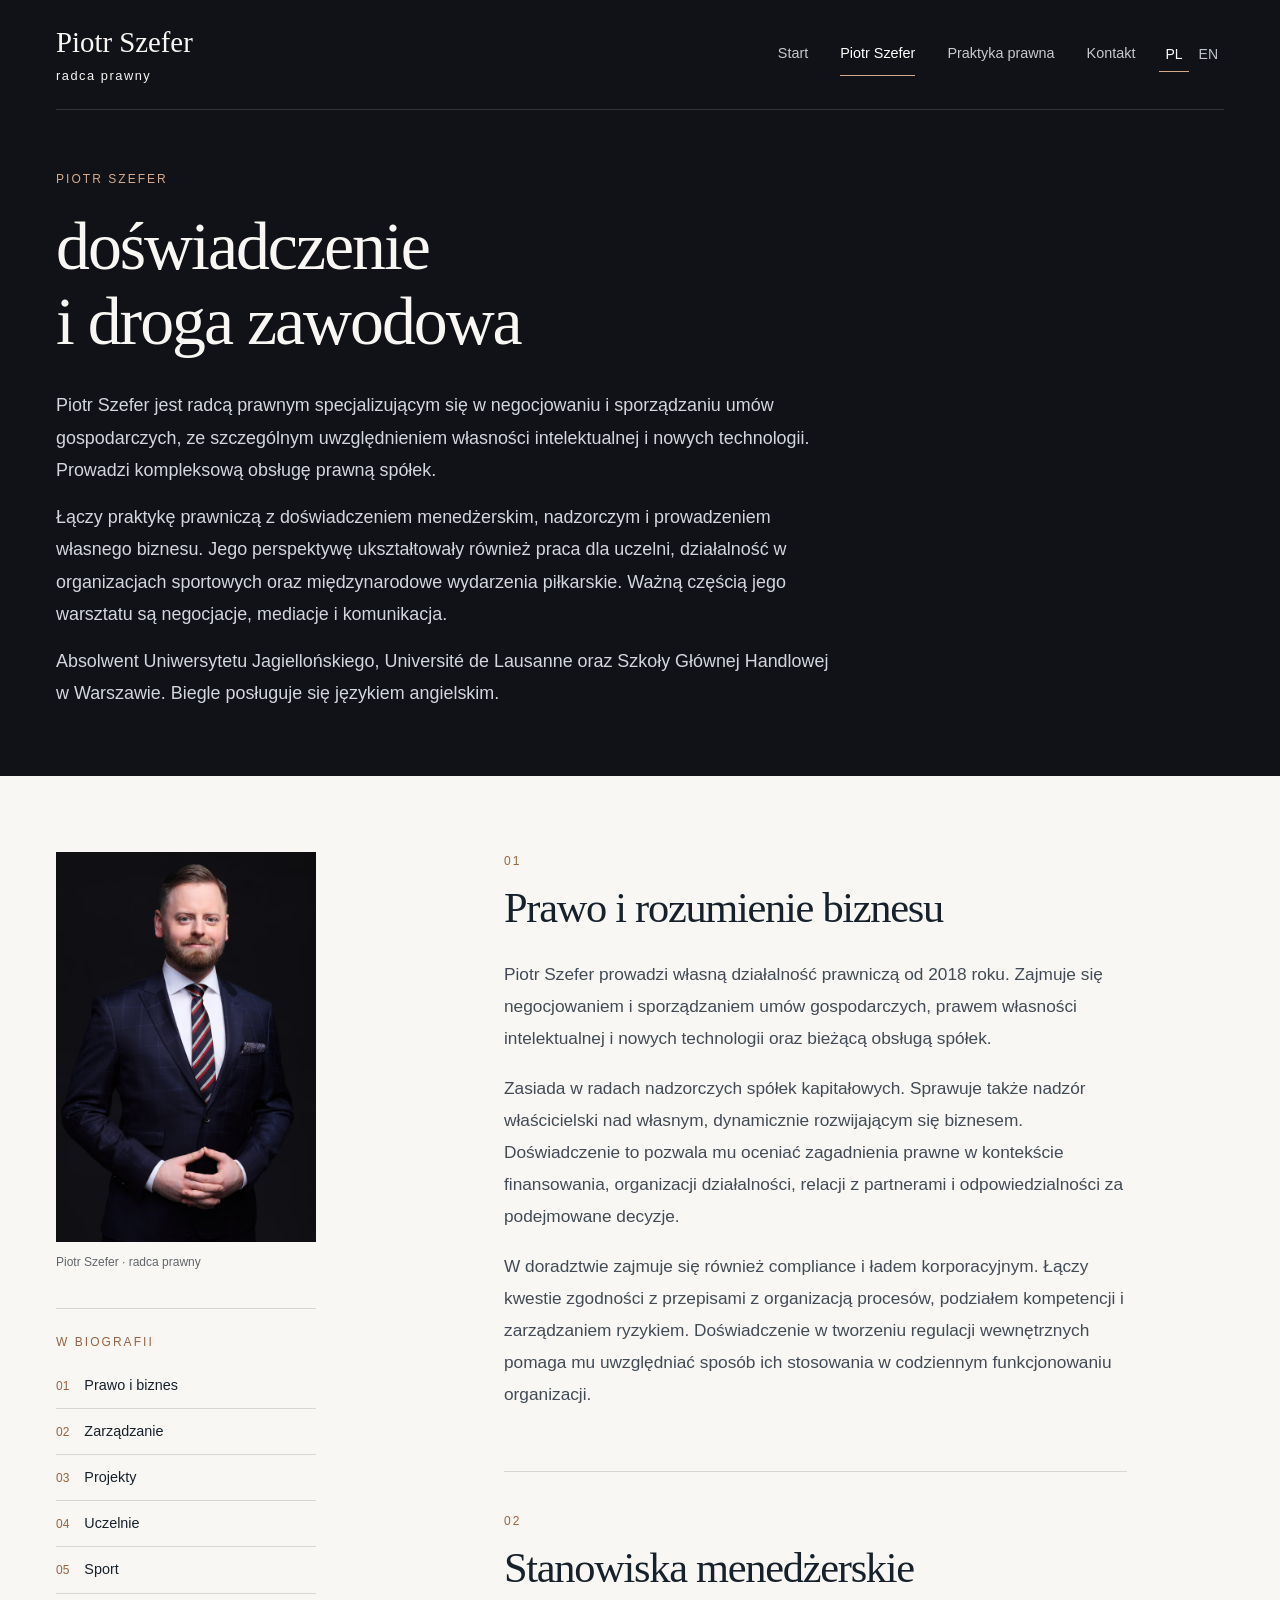
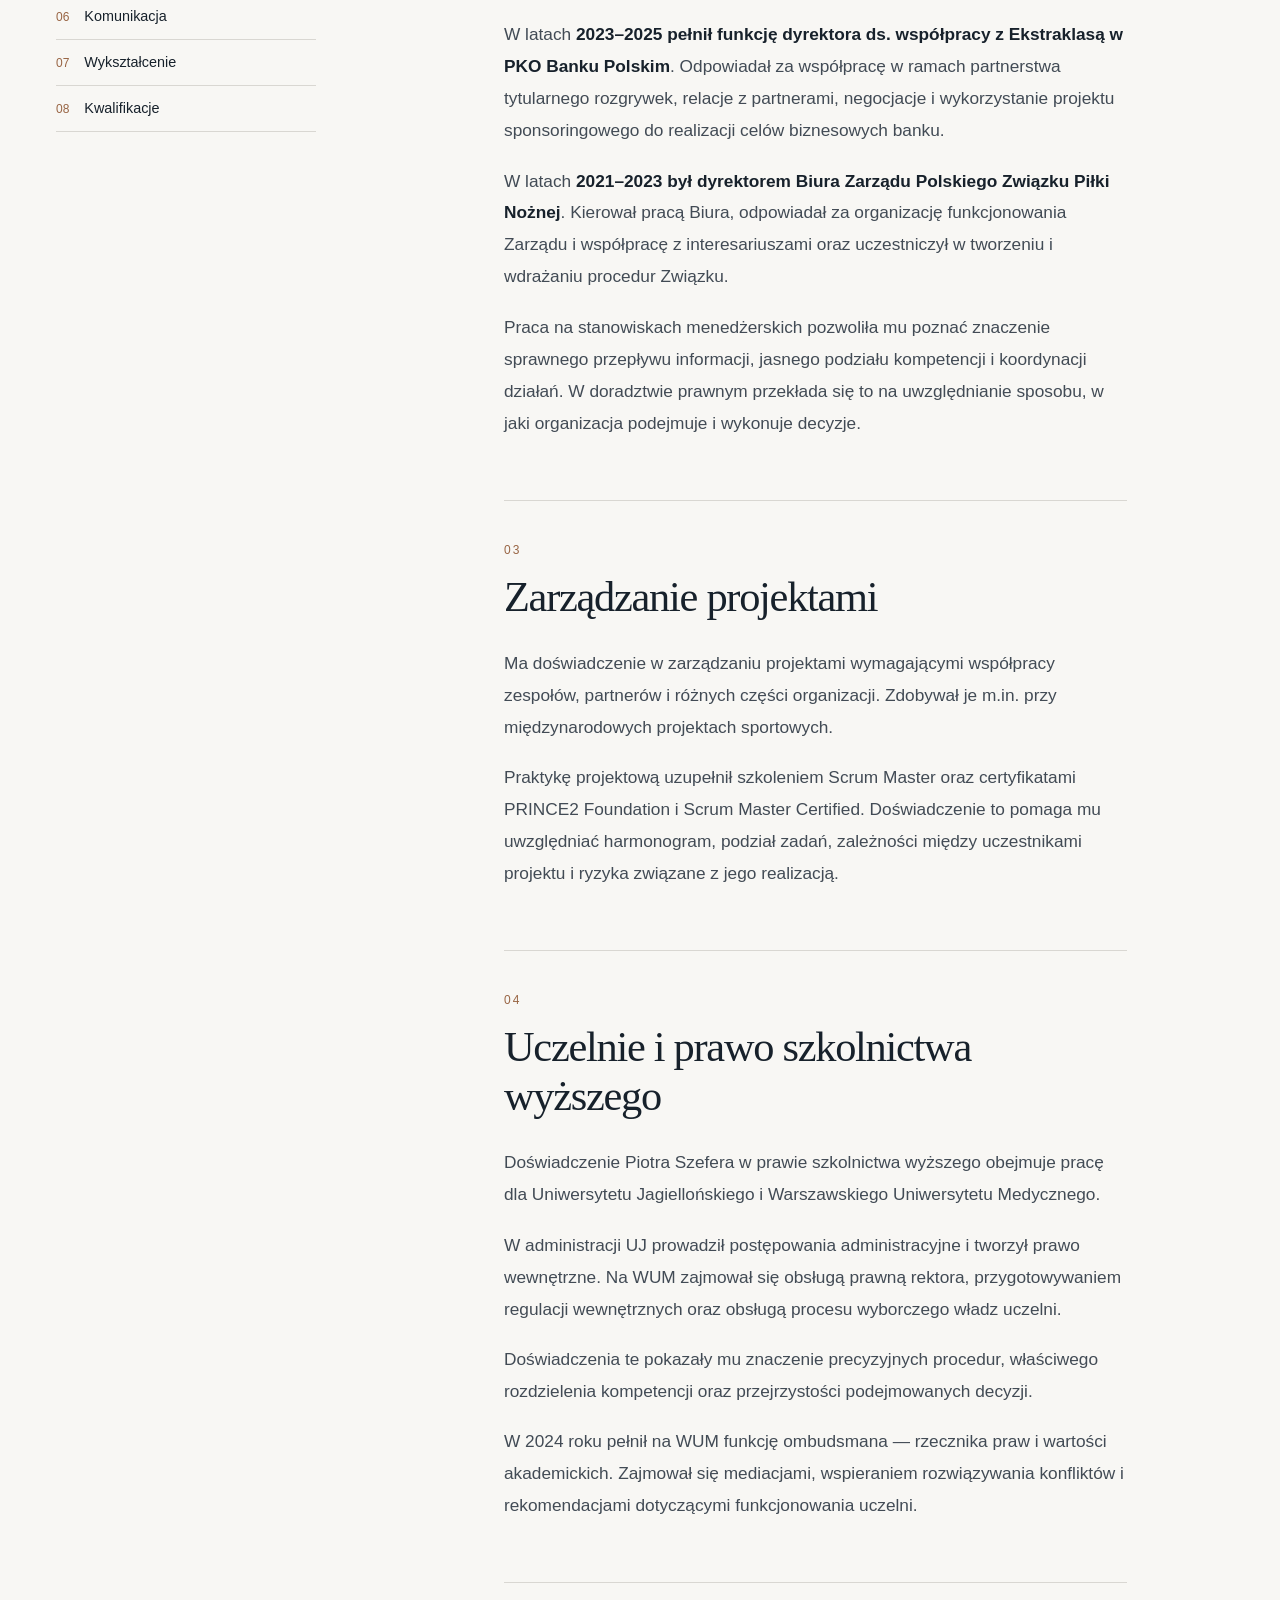
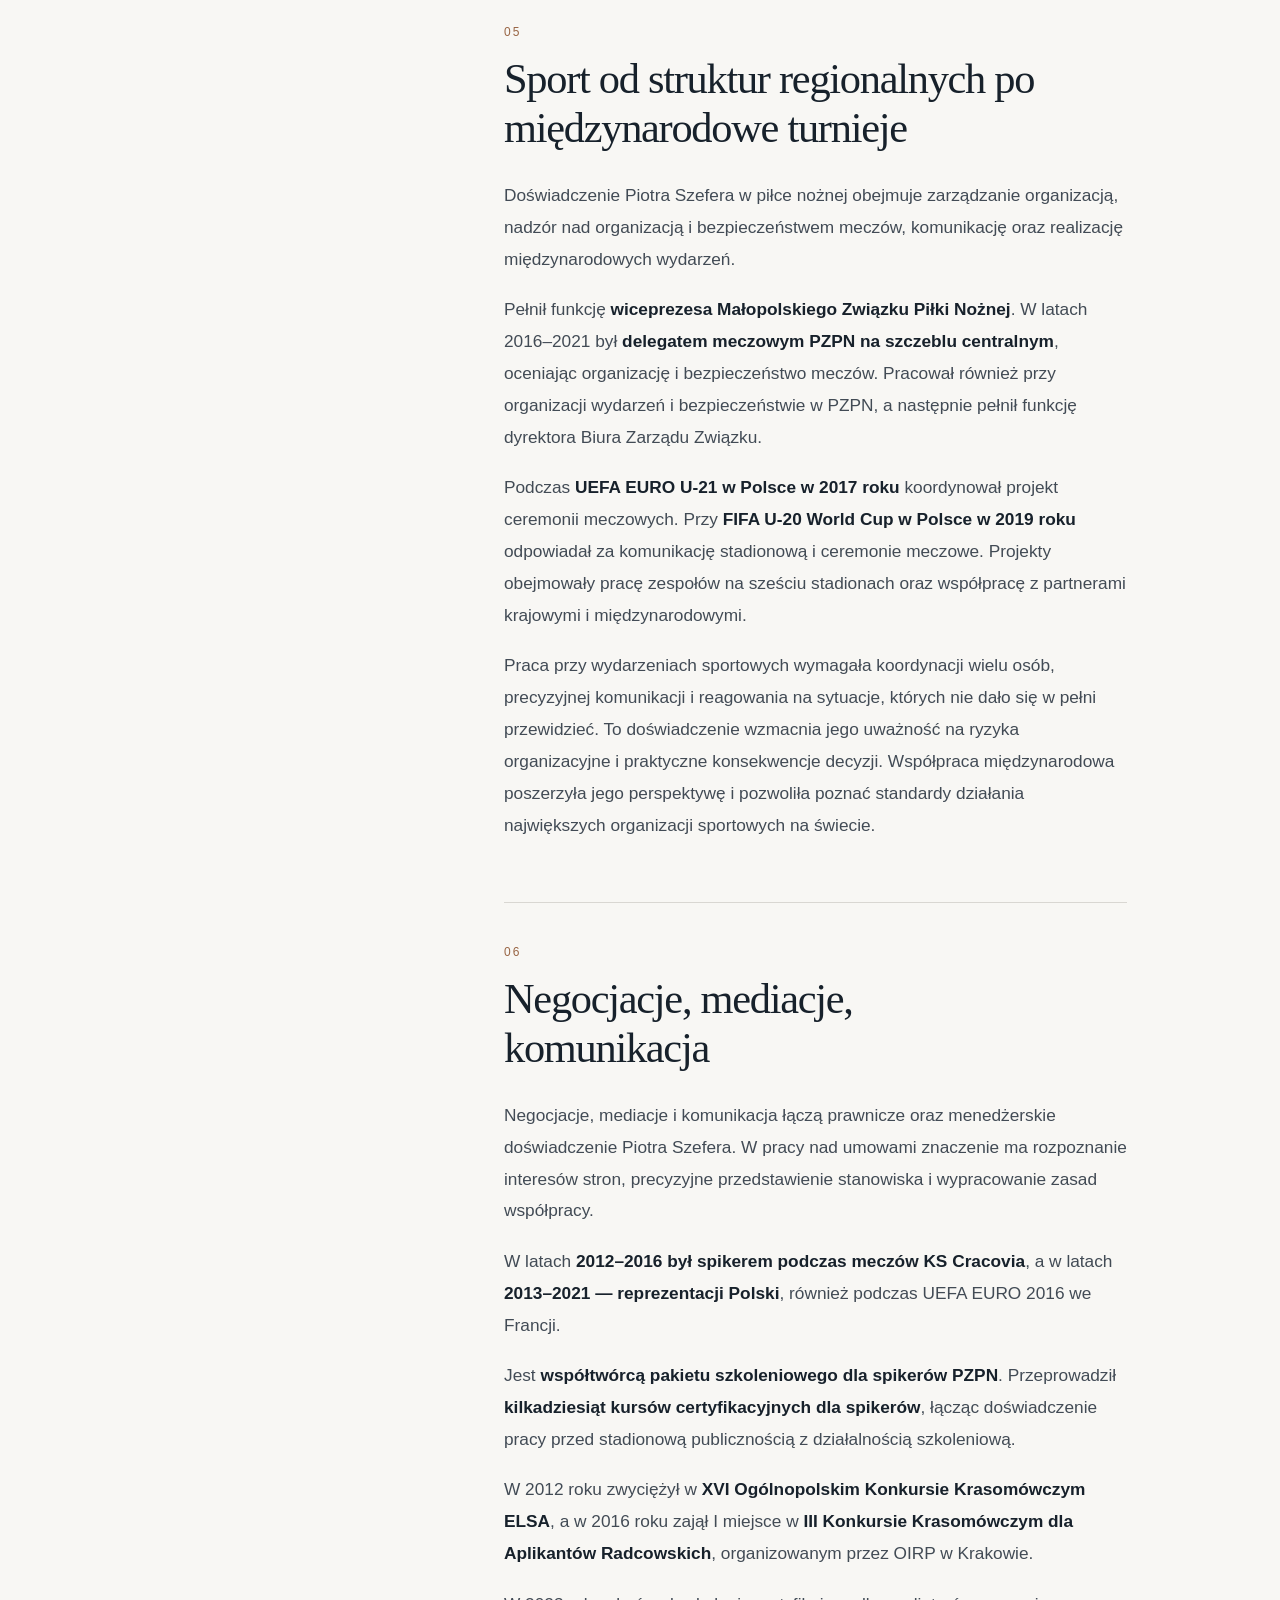
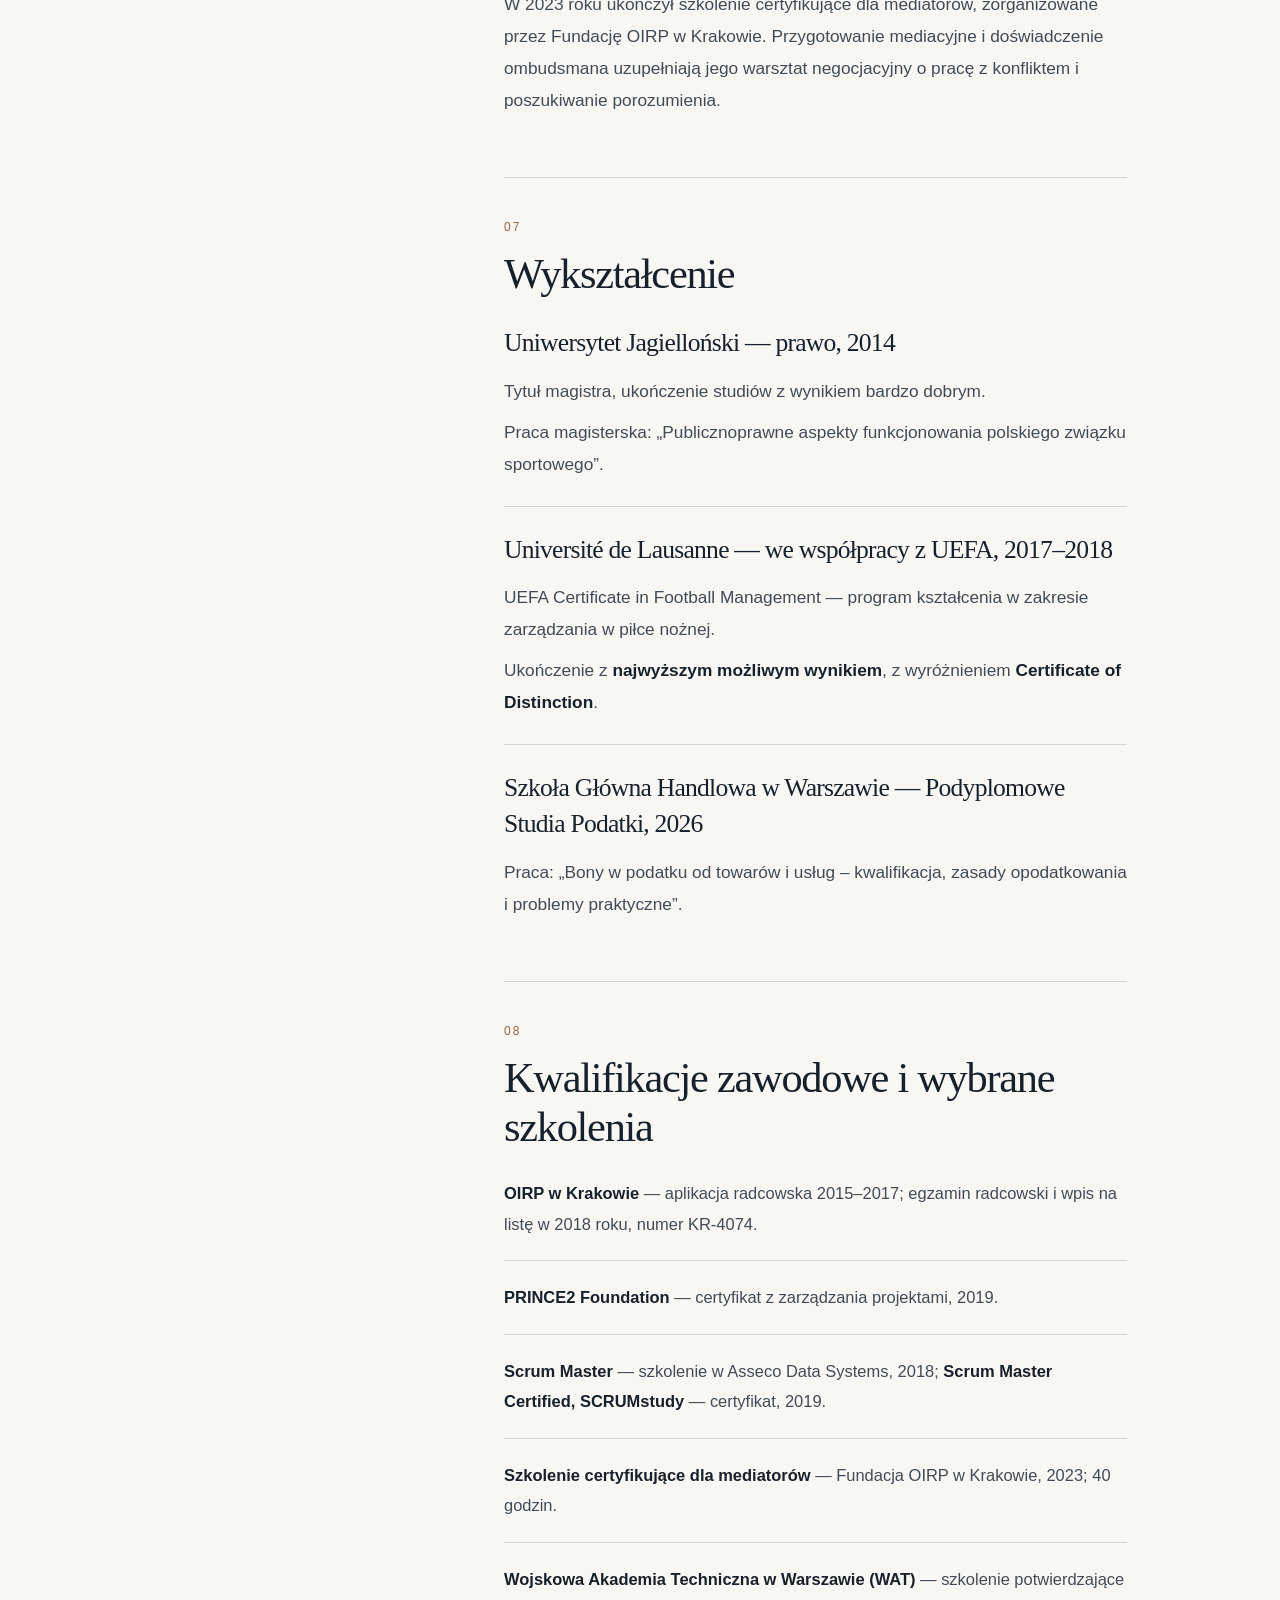
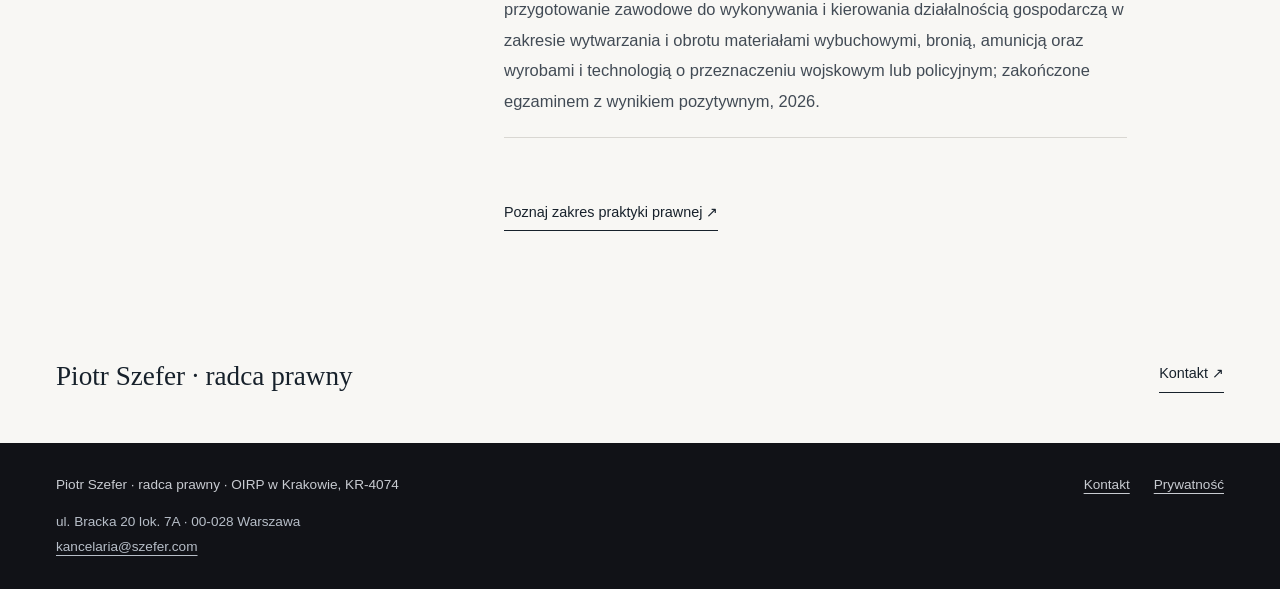
<file: piotr-szefer/index.html>
<!doctype html>
<html lang="pl"><head><meta charset="utf-8"><meta name="viewport" content="width=device-width, initial-scale=1"><title>Piotr Szefer — biografia, doświadczenie i kwalifikacje</title><meta name="description" content="Droga zawodowa Piotra Szefera: praktyka prawnicza, zarządzanie, biznes, uczelnie, projekty FIFA i UEFA oraz komunikacja i wystąpienia publiczne."><meta name="robots" content="index, follow, max-image-preview:large"><link rel="canonical" href="https://szefer.com/piotr-szefer/"><link rel="alternate" hreflang="pl" href="https://szefer.com/piotr-szefer/"><link rel="alternate" hreflang="en" href="https://szefer.com/en/piotr-szefer/"><link rel="alternate" hreflang="x-default" href="https://szefer.com/piotr-szefer/"><link rel="describedby" href="/llms.txt"><meta name="theme-color" content="#111217"><meta property="og:type" content="profile"><meta property="og:locale" content="pl_PL"><meta property="og:site_name" content="Piotr Szefer — radca prawny"><meta property="og:title" content="Piotr Szefer — biografia, doświadczenie i kwalifikacje"><meta property="og:description" content="Droga zawodowa Piotra Szefera: praktyka prawnicza, zarządzanie, biznes, uczelnie, projekty FIFA i UEFA oraz komunikacja i wystąpienia publiczne."><meta property="og:url" content="https://szefer.com/piotr-szefer/"><meta property="og:image" content="https://szefer.com/assets/piotr-szefer-radca-prawny-1280.jpg"><meta property="og:image:width" content="1280"><meta property="og:image:height" content="853"><meta property="og:image:alt" content="Piotr Szefer, radca prawny"><meta name="twitter:card" content="summary_large_image"><meta name="twitter:title" content="Piotr Szefer — biografia, doświadczenie i kwalifikacje"><meta name="twitter:description" content="Droga zawodowa Piotra Szefera: praktyka prawnicza, zarządzanie, biznes, uczelnie, projekty FIFA i UEFA oraz komunikacja i wystąpienia publiczne."><meta name="twitter:image" content="https://szefer.com/assets/piotr-szefer-radca-prawny-1280.jpg"><link rel="stylesheet" href="/styles-80b11d99c8c8.css"><link rel="icon" href="/favicon.svg" type="image/svg+xml"><link rel="alternate" type="text/markdown" href="https://szefer.com/piotr-szefer/index.md"><script type="application/ld+json">{"@context":"https://schema.org","@graph":[{"@type":"Person","@id":"https://szefer.com/#person","name":"Piotr Szefer","url":"https://szefer.com/piotr-szefer/","jobTitle":"Radca prawny","description":"Radca prawny specjalizujący się w negocjowaniu i sporządzaniu umów gospodarczych, ze szczególnym uwzględnieniem własności intelektualnej i nowych technologii. Doświadczenie menedżerskie i biznesowe.","image":"https://szefer.com/assets/piotr-szefer-radca-prawny-1280.jpg","identifier":{"@type":"PropertyValue","propertyID":"Numer wpisu na listę radców prawnych OIRP w Krakowie","value":"KR-4074"},"knowsAbout":["Negocjacje i umowy gospodarcze","Własność intelektualna i nowe technologie","Bieżąca obsługa spółek i prawo korporacyjne","Prawo sportowe","Prawo szkolnictwa wyższego"],"alumniOf":[{"@type":"CollegeOrUniversity","name":"Uniwersytet Jagielloński"},{"@type":"CollegeOrUniversity","name":"Université de Lausanne"},{"@type":"CollegeOrUniversity","name":"Szkoła Główna Handlowa w Warszawie"}],"hasCredential":{"@type":"EducationalOccupationalCredential","name":"UEFA Certificate in Football Management","description":"UEFA Certificate in Football Management — program kształcenia w zakresie zarządzania w piłce nożnej. Ukończenie z najwyższym możliwym wynikiem, z wyróżnieniem Certificate of Distinction.","credentialCategory":"Program kształcenia w zakresie zarządzania w piłce nożnej","recognizedBy":{"@type":"CollegeOrUniversity","name":"Université de Lausanne"}},"knowsLanguage":{"@type":"Language","name":"angielski"},"award":["I miejsce w XVI Ogólnopolskim Konkursie Krasomówczym ELSA (2012)","I miejsce w III Konkursie Krasomówczym dla Aplikantów Radcowskich OIRP w Krakowie (2016)","Certificate of Distinction — UEFA Certificate in Football Management"]},{"@type":"WebSite","@id":"https://szefer.com/#website","url":"https://szefer.com/","name":"Piotr Szefer — radca prawny","inLanguage":["pl-PL","en"]},{"@type":"ProfilePage","@id":"https://szefer.com/piotr-szefer/#webpage","url":"https://szefer.com/piotr-szefer/","name":"Piotr Szefer — biografia, doświadczenie i kwalifikacje","inLanguage":"pl-PL","dateModified":"2026-09-18","isPartOf":{"@id":"https://szefer.com/#website"},"mainEntity":{"@id":"https://szefer.com/#person"}},{"@type":"LegalService","@id":"https://szefer.com/#legalservice","name":"Kancelaria Radcy Prawnego Piotr Szefer","url":"https://szefer.com/kontakt/","address":{"@type":"PostalAddress","streetAddress":"ul. Bracka 20 lok. 7A","postalCode":"00-028","addressLocality":"Warszawa","addressCountry":"PL"},"taxID":"9442222050","email":"kancelaria@szefer.com","identifier":[{"@type":"PropertyValue","propertyID":"REGON","value":"369779635"},{"@type":"PropertyValue","propertyID":"Adres do e-Doręczeń","value":"AE:PL-62728-16989-AUBBE-31"}]}]}</script></head>
<body><a class="skip" href="#main">Przejdź do treści</a><header class="site-header"><div class="container header-inner"><a class="brand" href="/" aria-label="Piotr Szefer — strona główna"><strong>Piotr Szefer</strong><span>radca prawny</span></a><nav class="nav" aria-label="Nawigacja główna"><a href="/" >Start</a><a href="/piotr-szefer/" aria-current="page">Piotr Szefer</a><a href="/praktyka/" >Praktyka prawna</a><a href="/kontakt/" >Kontakt</a></nav><nav class="language-switch" aria-label="Wybór języka"><a lang="pl" hreflang="pl" href="/piotr-szefer/" aria-current="true" aria-label="Polski">PL</a><a lang="en" hreflang="en" href="/en/piotr-szefer/"  aria-label="English">EN</a></nav></div></header><main id="main" tabindex="-1"><section class="page-opening bio-opening"><div class="container"><span class="eyebrow">Piotr Szefer</span><h1><span class="visually-hidden">Piotr Szefer — </span>doświadczenie<br>i droga zawodowa</h1><div class="page-lead"><p>Piotr Szefer jest radcą prawnym specjalizującym się w negocjowaniu i sporządzaniu umów gospodarczych, ze szczególnym uwzględnieniem własności intelektualnej i nowych technologii. Prowadzi kompleksową obsługę prawną spółek.</p><p>Łączy praktykę prawniczą z doświadczeniem menedżerskim, nadzorczym i prowadzeniem własnego biznesu. Jego perspektywę ukształtowały również praca dla uczelni, działalność w organizacjach sportowych oraz międzynarodowe wydarzenia piłkarskie. Ważną częścią jego warsztatu są negocjacje, mediacje i komunikacja.</p><p>Absolwent Uniwersytetu Jagiellońskiego, Université de Lausanne oraz Szkoły Głównej Handlowej w Warszawie. Biegle posługuje się językiem angielskim.</p></div></div></section>
<div class="container bio-layout"><aside class="bio-aside"><figure class="bio-portrait"><picture><source type="image/avif" srcset="/assets/piotr-szefer-biografia-640.avif 640w, /assets/piotr-szefer-biografia-1280.avif 1280w" sizes="(max-width: 700px) 280px, 280px"><source type="image/webp" srcset="/assets/piotr-szefer-biografia-640.webp 640w, /assets/piotr-szefer-biografia-1280.webp 1280w" sizes="(max-width: 700px) 280px, 280px"><img src="/assets/piotr-szefer-biografia-1280.jpg" srcset="/assets/piotr-szefer-biografia-640.jpg 640w, /assets/piotr-szefer-biografia-1280.jpg 1280w" sizes="(max-width: 700px) 280px, 280px" width="1280" height="1920" alt="Piotr Szefer, radca prawny" loading="lazy" decoding="async"></picture><figcaption>Piotr Szefer · radca prawny</figcaption></figure><nav class="chapter-nav" aria-label="Sekcje biografii"><span class="eyebrow">W biografii</span><div class="chapter-links"><a href="#biogram"><span>01</span> Prawo i biznes</a><a href="#stanowiska-menedzerskie"><span>02</span> Zarządzanie</a><a href="#projekty"><span>03</span> Projekty</a><a href="#uczelnie"><span>04</span> Uczelnie</a><a href="#sport"><span>05</span> Sport</a><a href="#komunikacja"><span>06</span> Komunikacja</a><a href="#wyksztalcenie"><span>07</span> Wykształcenie</a><a href="#kwalifikacje"><span>08</span> Kwalifikacje</a></div></nav></aside>
<article class="biography"><section id="biogram" class="bio-section"><span id="biznes-i-zarzadzanie" class="anchor-alias"></span><span class="eyebrow">01</span><h2>Prawo i rozumienie biznesu</h2><p>Piotr Szefer prowadzi własną działalność prawniczą od 2018 roku. Zajmuje się negocjowaniem i sporządzaniem umów gospodarczych, prawem własności intelektualnej i nowych technologii oraz bieżącą obsługą spółek.</p><p>Zasiada w radach nadzorczych spółek kapitałowych. Sprawuje także nadzór właścicielski nad własnym, dynamicznie rozwijającym się biznesem. Doświadczenie to pozwala mu oceniać zagadnienia prawne w kontekście finansowania, organizacji działalności, relacji z partnerami i odpowiedzialności za podejmowane decyzje.</p><p>W doradztwie zajmuje się również compliance i ładem korporacyjnym. Łączy kwestie zgodności z przepisami z organizacją procesów, podziałem kompetencji i zarządzaniem ryzykiem. Doświadczenie w tworzeniu regulacji wewnętrznych pomaga mu uwzględniać sposób ich stosowania w codziennym funkcjonowaniu organizacji.</p></section><section id="stanowiska-menedzerskie" class="bio-section"><span class="eyebrow">02</span><h2>Stanowiska menedżerskie</h2><p>W latach <strong>2023–2025 pełnił funkcję dyrektora ds. współpracy z Ekstraklasą w PKO Banku Polskim</strong>. Odpowiadał za współpracę w ramach partnerstwa tytularnego rozgrywek, relacje z partnerami, negocjacje i wykorzystanie projektu sponsoringowego do realizacji celów biznesowych banku.</p><p>W latach <strong>2021–2023 był dyrektorem Biura Zarządu Polskiego Związku Piłki Nożnej</strong>. Kierował pracą Biura, odpowiadał za organizację funkcjonowania Zarządu i współpracę z interesariuszami oraz uczestniczył w tworzeniu i wdrażaniu procedur Związku.</p><p>Praca na stanowiskach menedżerskich pozwoliła mu poznać znaczenie sprawnego przepływu informacji, jasnego podziału kompetencji i koordynacji działań. W doradztwie prawnym przekłada się to na uwzględnianie sposobu, w jaki organizacja podejmuje i wykonuje decyzje.</p></section><section id="projekty" class="bio-section"><span class="eyebrow">03</span><h2>Zarządzanie projektami</h2><p>Ma doświadczenie w zarządzaniu projektami wymagającymi współpracy zespołów, partnerów i różnych części organizacji. Zdobywał je m.in. przy międzynarodowych projektach sportowych.</p><p>Praktykę projektową uzupełnił szkoleniem Scrum Master oraz certyfikatami PRINCE2 Foundation i Scrum Master Certified. Doświadczenie to pomaga mu uwzględniać harmonogram, podział zadań, zależności między uczestnikami projektu i ryzyka związane z jego realizacją.</p></section><section id="uczelnie" class="bio-section"><span class="eyebrow">04</span><h2>Uczelnie i prawo szkolnictwa wyższego</h2><p>Doświadczenie Piotra Szefera w prawie szkolnictwa wyższego obejmuje pracę dla Uniwersytetu Jagiellońskiego i Warszawskiego Uniwersytetu Medycznego.</p><p>W administracji UJ prowadził postępowania administracyjne i tworzył prawo wewnętrzne. Na WUM zajmował się obsługą prawną rektora, przygotowywaniem regulacji wewnętrznych oraz obsługą procesu wyborczego władz uczelni.</p><p>Doświadczenia te pokazały mu znaczenie precyzyjnych procedur, właściwego rozdzielenia kompetencji oraz przejrzystości podejmowanych decyzji.</p><p>W 2024 roku pełnił na WUM funkcję ombudsmana — rzecznika praw i wartości akademickich. Zajmował się mediacjami, wspieraniem rozwiązywania konfliktów i rekomendacjami dotyczącymi funkcjonowania uczelni.</p></section><section id="sport" class="bio-section"><span class="eyebrow">05</span><h2>Sport od struktur regionalnych po międzynarodowe turnieje</h2><p>Doświadczenie Piotra Szefera w piłce nożnej obejmuje zarządzanie organizacją, nadzór nad organizacją i bezpieczeństwem meczów, komunikację oraz realizację międzynarodowych wydarzeń.</p><p>Pełnił funkcję <strong>wiceprezesa Małopolskiego Związku Piłki Nożnej</strong>. W latach 2016–2021 był <strong>delegatem meczowym PZPN na szczeblu centralnym</strong>, oceniając organizację i bezpieczeństwo meczów. Pracował również przy organizacji wydarzeń i bezpieczeństwie w PZPN, a następnie pełnił funkcję dyrektora Biura Zarządu Związku.</p><p>Podczas <strong>UEFA EURO U-21 w Polsce w 2017 roku</strong> koordynował projekt ceremonii meczowych. Przy <strong>FIFA U-20 World Cup w Polsce w 2019 roku</strong> odpowiadał za komunikację stadionową i ceremonie meczowe. Projekty obejmowały pracę zespołów na sześciu stadionach oraz współpracę z partnerami krajowymi i międzynarodowymi.</p><p>Praca przy wydarzeniach sportowych wymagała koordynacji wielu osób, precyzyjnej komunikacji i reagowania na sytuacje, których nie dało się w pełni przewidzieć. To doświadczenie wzmacnia jego uważność na ryzyka organizacyjne i praktyczne konsekwencje decyzji. Współpraca międzynarodowa poszerzyła jego perspektywę i pozwoliła poznać standardy działania największych organizacji sportowych na świecie.</p></section><section id="komunikacja" class="bio-section"><span class="eyebrow">06</span><h2>Negocjacje, mediacje, komunikacja</h2><p>Negocjacje, mediacje i komunikacja łączą prawnicze oraz menedżerskie doświadczenie Piotra Szefera. W pracy nad umowami znaczenie ma rozpoznanie interesów stron, precyzyjne przedstawienie stanowiska i wypracowanie zasad współpracy.</p><p>W latach <strong>2012–2016 był spikerem podczas meczów KS Cracovia</strong>, a w latach <strong>2013–2021 — reprezentacji Polski</strong>, również podczas UEFA EURO 2016 we Francji.</p><p>Jest <strong>współtwórcą pakietu szkoleniowego dla spikerów PZPN</strong>. Przeprowadził <strong>kilkadziesiąt kursów certyfikacyjnych dla spikerów</strong>, łącząc doświadczenie pracy przed stadionową publicznością z działalnością szkoleniową.</p><p>W 2012 roku zwyciężył w <strong>XVI Ogólnopolskim Konkursie Krasomówczym ELSA</strong>, a w 2016 roku zajął I miejsce w <strong>III Konkursie Krasomówczym dla Aplikantów Radcowskich</strong>, organizowanym przez OIRP w Krakowie.</p><p>W 2023 roku ukończył szkolenie certyfikujące dla mediatorów, zorganizowane przez Fundację OIRP w Krakowie. Przygotowanie mediacyjne i doświadczenie ombudsmana uzupełniają jego warsztat negocjacyjny o pracę z konfliktem i poszukiwanie porozumienia.</p></section><section class="bio-section" id="wyksztalcenie"><span class="eyebrow">07</span><h2>Wykształcenie</h2><div class="education"><section><h3>Uniwersytet Jagielloński — prawo, 2014</h3><p>Tytuł magistra, ukończenie studiów z wynikiem bardzo dobrym.</p><p>Praca magisterska: „Publicznoprawne aspekty funkcjonowania polskiego związku sportowego”.</p></section><section><h3>Université de Lausanne — we współpracy z UEFA, 2017–2018</h3><p>UEFA Certificate in Football Management — program kształcenia w zakresie zarządzania w piłce nożnej.</p><p>Ukończenie z <strong>najwyższym możliwym wynikiem</strong>, z wyróżnieniem <strong>Certificate of Distinction</strong>.</p></section><section><h3>Szkoła Główna Handlowa w Warszawie — Podyplomowe Studia Podatki, 2026</h3><p>Praca: „Bony w podatku od towarów i usług – kwalifikacja, zasady opodatkowania i problemy praktyczne”.</p></section></div></section><section class="bio-section" id="kwalifikacje"><span class="eyebrow">08</span><h2>Kwalifikacje zawodowe i wybrane szkolenia</h2><ul class="qualifications"><li><strong>OIRP w Krakowie</strong> — aplikacja radcowska 2015–2017; egzamin radcowski i wpis na listę w 2018 roku, numer KR-4074.</li><li><strong>PRINCE2 Foundation</strong> — certyfikat z zarządzania projektami, 2019.</li><li><strong>Scrum Master</strong> — szkolenie w Asseco Data Systems, 2018; <strong>Scrum Master Certified, SCRUMstudy</strong> — certyfikat, 2019.</li><li><strong>Szkolenie certyfikujące dla mediatorów</strong> — Fundacja OIRP w Krakowie, 2023; 40 godzin.</li><li><strong>Wojskowa Akademia Techniczna w Warszawie (WAT)</strong> — szkolenie potwierdzające przygotowanie zawodowe do wykonywania i kierowania działalnością gospodarczą w zakresie wytwarzania i obrotu materiałami wybuchowymi, bronią, amunicją oraz wyrobami i technologią o przeznaczeniu wojskowym lub policyjnym; zakończone egzaminem z wynikiem pozytywnym, 2026.</li></ul></section><a class="text-link" href="/praktyka/">Poznaj zakres praktyki prawnej <span aria-hidden="true">↗</span></a></article></div><div class="container closing"><p>Piotr Szefer · radca prawny</p><a class="text-link" href="/kontakt/">Kontakt <span aria-hidden="true">↗</span></a></div></main><footer class="site-footer"><div class="container footer-inner"><div><p>Piotr Szefer · radca prawny · OIRP w Krakowie, KR-4074</p><address>ul. Bracka 20 lok. 7A · 00-028 Warszawa<br><!--email_off--><a href="mailto:kancelaria@szefer.com">kancelaria@szefer.com</a><!--/email_off--></address></div><div class="footer-links"><a href="/kontakt/">Kontakt</a><a href="/prywatnosc/">Prywatność</a></div></div></footer></body></html>
</file>
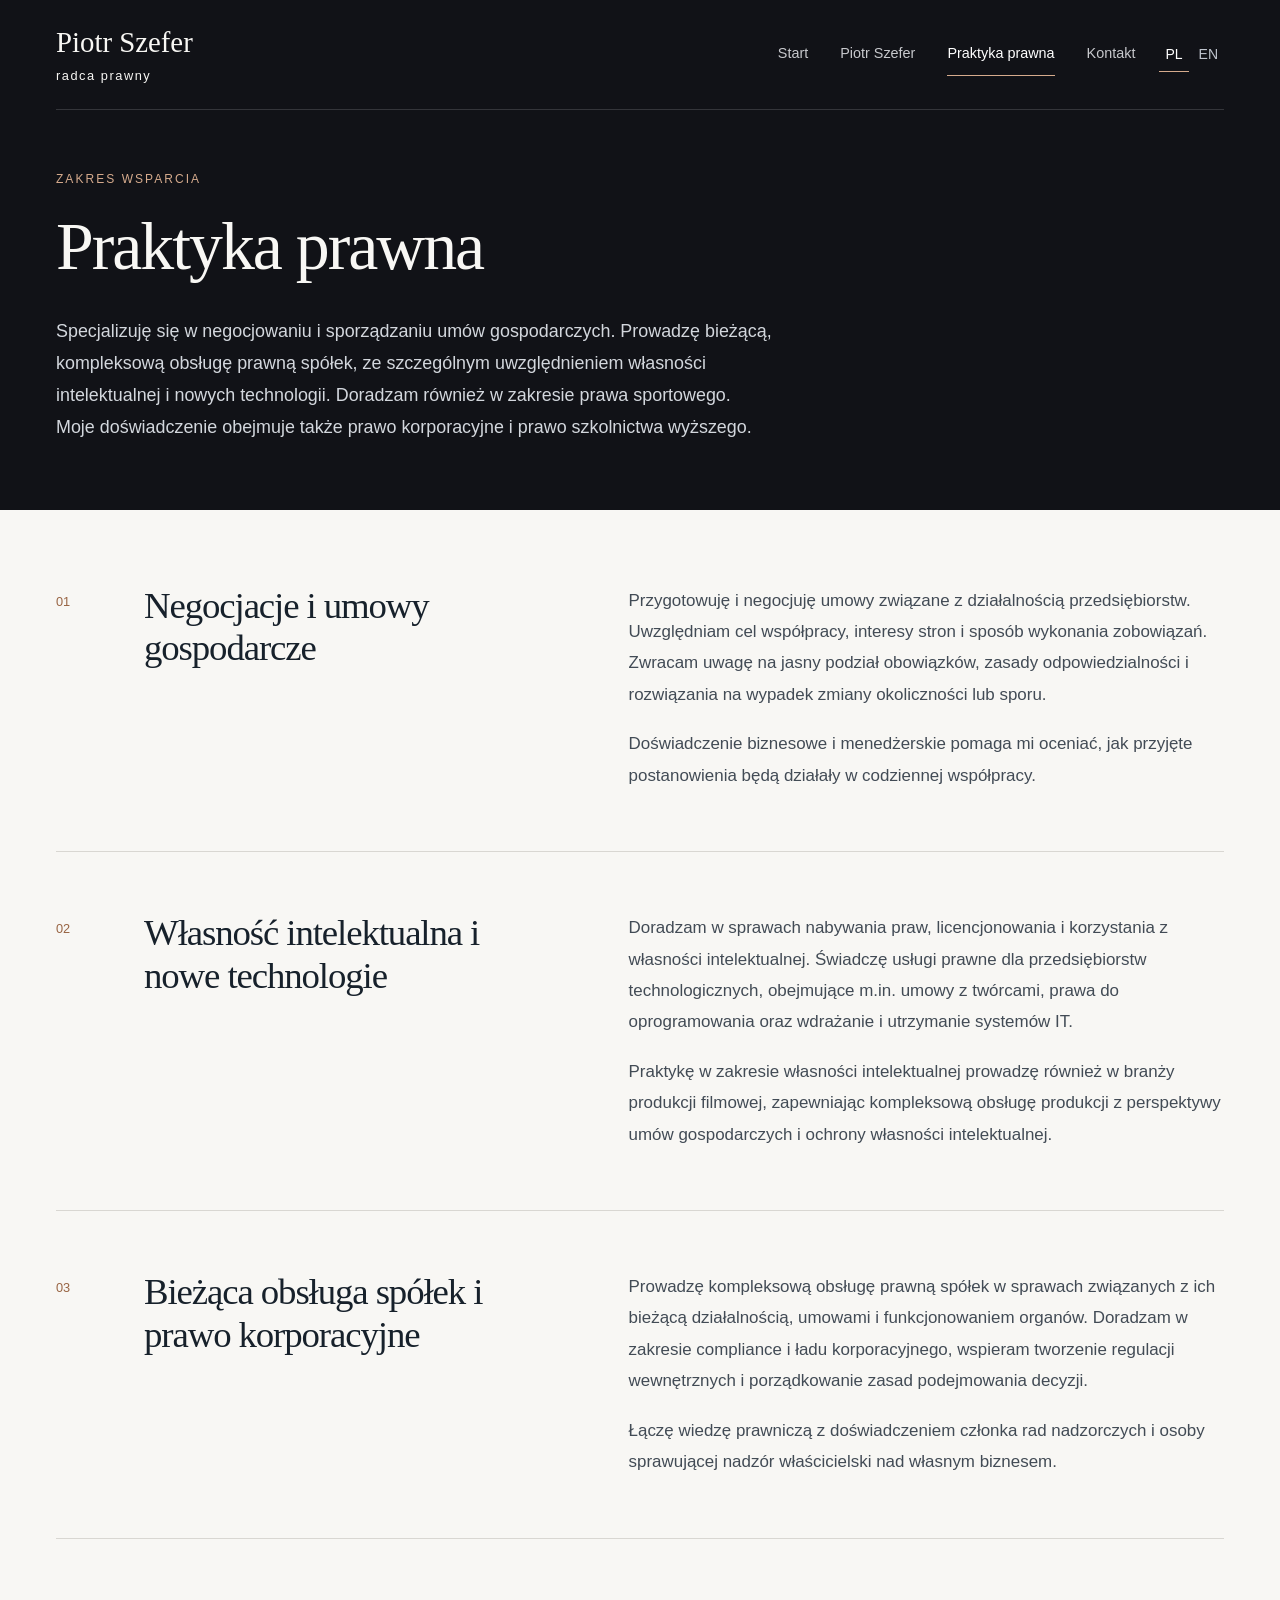
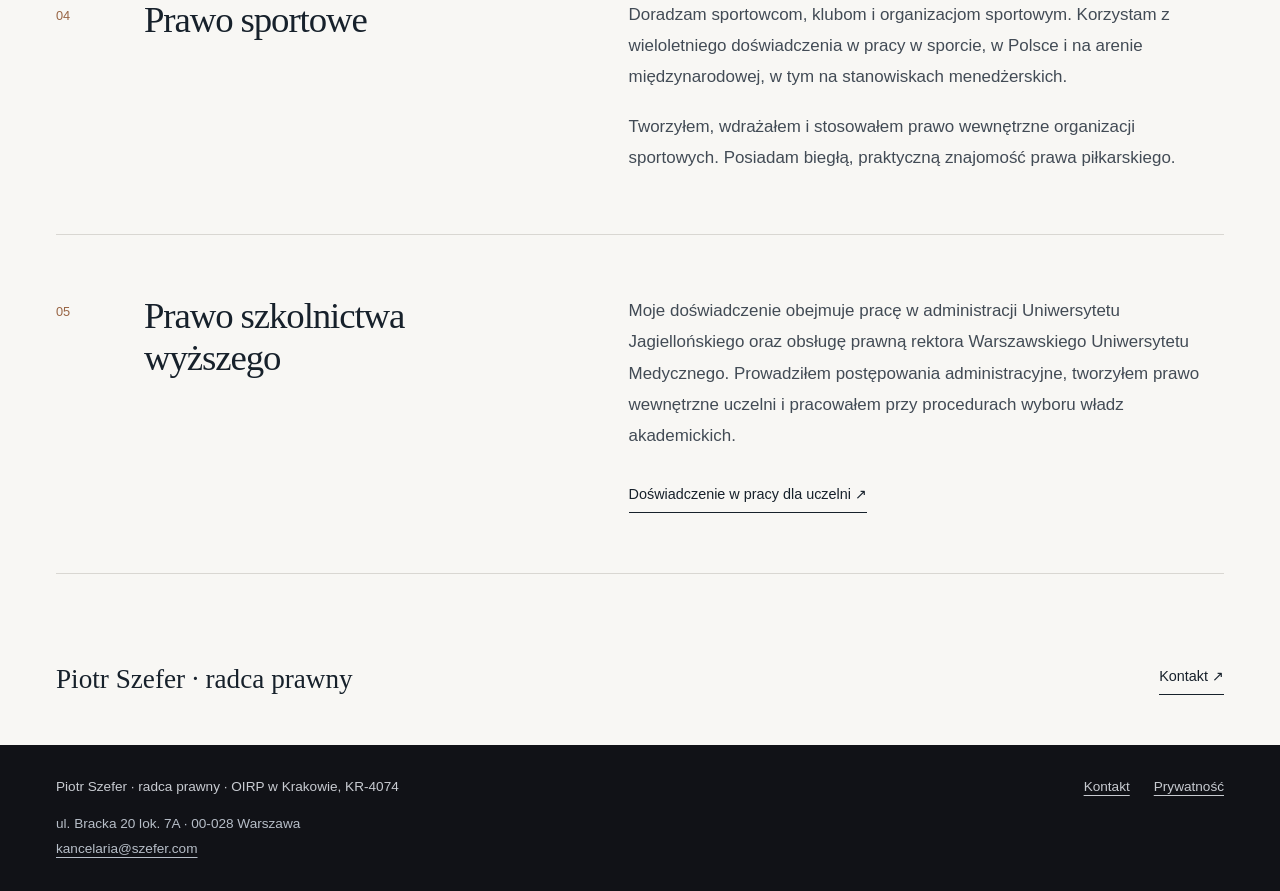
<file: praktyka/index.html>
<!doctype html>
<html lang="pl"><head><meta charset="utf-8"><meta name="viewport" content="width=device-width, initial-scale=1"><title>Umowy gospodarcze, IP i nowe technologie | Piotr Szefer</title><meta name="description" content="Negocjacje i sporządzanie umów gospodarczych, własność intelektualna, nowe technologie, obsługa spółek, prawo sportowe i prawo szkolnictwa wyższego."><meta name="robots" content="index, follow, max-image-preview:large"><link rel="canonical" href="https://szefer.com/praktyka/"><link rel="alternate" hreflang="pl" href="https://szefer.com/praktyka/"><link rel="alternate" hreflang="en" href="https://szefer.com/en/practice/"><link rel="alternate" hreflang="x-default" href="https://szefer.com/praktyka/"><link rel="describedby" href="/llms.txt"><meta name="theme-color" content="#111217"><meta property="og:type" content="website"><meta property="og:locale" content="pl_PL"><meta property="og:site_name" content="Piotr Szefer — radca prawny"><meta property="og:title" content="Umowy gospodarcze, IP i nowe technologie | Piotr Szefer"><meta property="og:description" content="Negocjacje i sporządzanie umów gospodarczych, własność intelektualna, nowe technologie, obsługa spółek, prawo sportowe i prawo szkolnictwa wyższego."><meta property="og:url" content="https://szefer.com/praktyka/"><meta property="og:image" content="https://szefer.com/assets/piotr-szefer-radca-prawny-1280.jpg"><meta property="og:image:width" content="1280"><meta property="og:image:height" content="853"><meta property="og:image:alt" content="Piotr Szefer, radca prawny"><meta name="twitter:card" content="summary_large_image"><meta name="twitter:title" content="Umowy gospodarcze, IP i nowe technologie | Piotr Szefer"><meta name="twitter:description" content="Negocjacje i sporządzanie umów gospodarczych, własność intelektualna, nowe technologie, obsługa spółek, prawo sportowe i prawo szkolnictwa wyższego."><meta name="twitter:image" content="https://szefer.com/assets/piotr-szefer-radca-prawny-1280.jpg"><link rel="stylesheet" href="/styles-80b11d99c8c8.css"><link rel="icon" href="/favicon.svg" type="image/svg+xml"><link rel="alternate" type="text/markdown" href="https://szefer.com/praktyka/index.md"><script type="application/ld+json">{"@context":"https://schema.org","@graph":[{"@type":"Person","@id":"https://szefer.com/#person","name":"Piotr Szefer","url":"https://szefer.com/piotr-szefer/","jobTitle":"Radca prawny","description":"Radca prawny specjalizujący się w negocjowaniu i sporządzaniu umów gospodarczych, ze szczególnym uwzględnieniem własności intelektualnej i nowych technologii. Doświadczenie menedżerskie i biznesowe.","image":"https://szefer.com/assets/piotr-szefer-radca-prawny-1280.jpg","identifier":{"@type":"PropertyValue","propertyID":"Numer wpisu na listę radców prawnych OIRP w Krakowie","value":"KR-4074"},"knowsAbout":["Negocjacje i umowy gospodarcze","Własność intelektualna i nowe technologie","Bieżąca obsługa spółek i prawo korporacyjne","Prawo sportowe","Prawo szkolnictwa wyższego"],"alumniOf":[{"@type":"CollegeOrUniversity","name":"Uniwersytet Jagielloński"},{"@type":"CollegeOrUniversity","name":"Université de Lausanne"},{"@type":"CollegeOrUniversity","name":"Szkoła Główna Handlowa w Warszawie"}],"hasCredential":{"@type":"EducationalOccupationalCredential","name":"UEFA Certificate in Football Management","description":"UEFA Certificate in Football Management — program kształcenia w zakresie zarządzania w piłce nożnej. Ukończenie z najwyższym możliwym wynikiem, z wyróżnieniem Certificate of Distinction.","credentialCategory":"Program kształcenia w zakresie zarządzania w piłce nożnej","recognizedBy":{"@type":"CollegeOrUniversity","name":"Université de Lausanne"}},"knowsLanguage":{"@type":"Language","name":"angielski"},"award":["I miejsce w XVI Ogólnopolskim Konkursie Krasomówczym ELSA (2012)","I miejsce w III Konkursie Krasomówczym dla Aplikantów Radcowskich OIRP w Krakowie (2016)","Certificate of Distinction — UEFA Certificate in Football Management"]},{"@type":"WebSite","@id":"https://szefer.com/#website","url":"https://szefer.com/","name":"Piotr Szefer — radca prawny","inLanguage":["pl-PL","en"]},{"@type":"WebPage","@id":"https://szefer.com/praktyka/#webpage","url":"https://szefer.com/praktyka/","name":"Umowy gospodarcze, IP i nowe technologie | Piotr Szefer","inLanguage":"pl-PL","dateModified":"2026-09-18","isPartOf":{"@id":"https://szefer.com/#website"},"about":{"@id":"https://szefer.com/#person"}},{"@type":"LegalService","@id":"https://szefer.com/#legalservice","name":"Kancelaria Radcy Prawnego Piotr Szefer","url":"https://szefer.com/kontakt/","address":{"@type":"PostalAddress","streetAddress":"ul. Bracka 20 lok. 7A","postalCode":"00-028","addressLocality":"Warszawa","addressCountry":"PL"},"taxID":"9442222050","email":"kancelaria@szefer.com","identifier":[{"@type":"PropertyValue","propertyID":"REGON","value":"369779635"},{"@type":"PropertyValue","propertyID":"Adres do e-Doręczeń","value":"AE:PL-62728-16989-AUBBE-31"}]}]}</script></head>
<body><a class="skip" href="#main">Przejdź do treści</a><header class="site-header"><div class="container header-inner"><a class="brand" href="/" aria-label="Piotr Szefer — strona główna"><strong>Piotr Szefer</strong><span>radca prawny</span></a><nav class="nav" aria-label="Nawigacja główna"><a href="/" >Start</a><a href="/piotr-szefer/" >Piotr Szefer</a><a href="/praktyka/" aria-current="page">Praktyka prawna</a><a href="/kontakt/" >Kontakt</a></nav><nav class="language-switch" aria-label="Wybór języka"><a lang="pl" hreflang="pl" href="/praktyka/" aria-current="true" aria-label="Polski">PL</a><a lang="en" hreflang="en" href="/en/practice/"  aria-label="English">EN</a></nav></div></header><main id="main" tabindex="-1"><section class="page-opening practice-opening"><div class="container"><span class="eyebrow">Zakres wsparcia</span><h1>Praktyka prawna</h1><p class="page-lead">Specjalizuję się w negocjowaniu i sporządzaniu umów gospodarczych. Prowadzę bieżącą, kompleksową obsługę prawną spółek, ze szczególnym uwzględnieniem własności intelektualnej i nowych technologii. Doradzam również w zakresie prawa sportowego. Moje doświadczenie obejmuje także prawo korporacyjne i prawo szkolnictwa wyższego.</p></div></section><div class="container practice-list"><section id="umowy-gospodarcze" class="practice-row"><span class="number">01</span><h2>Negocjacje i umowy gospodarcze</h2><div><p>Przygotowuję i negocjuję umowy związane z działalnością przedsiębiorstw. Uwzględniam cel współpracy, interesy stron i sposób wykonania zobowiązań. Zwracam uwagę na jasny podział obowiązków, zasady odpowiedzialności i rozwiązania na wypadek zmiany okoliczności lub sporu.</p><p>Doświadczenie biznesowe i menedżerskie pomaga mi oceniać, jak przyjęte postanowienia będą działały w codziennej współpracy.</p></div></section><section id="wlasnosc-intelektualna" class="practice-row"><span id="nowe-technologie" class="anchor-alias"></span><span class="number">02</span><h2>Własność intelektualna i nowe technologie</h2><div><p>Doradzam w sprawach nabywania praw, licencjonowania i korzystania z własności intelektualnej. Świadczę usługi prawne dla przedsiębiorstw technologicznych, obejmujące m.in. umowy z twórcami, prawa do oprogramowania oraz wdrażanie i utrzymanie systemów IT.</p><p>Praktykę w zakresie własności intelektualnej prowadzę również w branży produkcji filmowej, zapewniając kompleksową obsługę produkcji z perspektywy umów gospodarczych i ochrony własności intelektualnej.</p></div></section><section id="spolki" class="practice-row"><span class="number">03</span><h2>Bieżąca obsługa spółek i prawo korporacyjne</h2><div><p>Prowadzę kompleksową obsługę prawną spółek w sprawach związanych z ich bieżącą działalnością, umowami i funkcjonowaniem organów. Doradzam w zakresie compliance i ładu korporacyjnego, wspieram tworzenie regulacji wewnętrznych i porządkowanie zasad podejmowania decyzji.</p><p>Łączę wiedzę prawniczą z doświadczeniem członka rad nadzorczych i osoby sprawującej nadzór właścicielski nad własnym biznesem.</p></div></section><section id="prawo-sportowe" class="practice-row"><span class="number">04</span><h2>Prawo sportowe</h2><div><p>Doradzam sportowcom, klubom i organizacjom sportowym. Korzystam z wieloletniego doświadczenia w pracy w sporcie, w Polsce i na arenie międzynarodowej, w tym na stanowiskach menedżerskich.</p><p>Tworzyłem, wdrażałem i stosowałem prawo wewnętrzne organizacji sportowych. Posiadam biegłą, praktyczną znajomość prawa piłkarskiego.</p></div></section><section id="szkolnictwo-wyzsze" class="practice-row"><span class="number">05</span><h2>Prawo szkolnictwa wyższego</h2><div><p>Moje doświadczenie obejmuje pracę w administracji Uniwersytetu Jagiellońskiego oraz obsługę prawną rektora Warszawskiego Uniwersytetu Medycznego. Prowadziłem postępowania administracyjne, tworzyłem prawo wewnętrzne uczelni i pracowałem przy procedurach wyboru władz akademickich.</p><a class="text-link section-link" href="/piotr-szefer/#uczelnie">Doświadczenie w pracy dla uczelni <span aria-hidden="true">↗</span></a></div></section></div><div class="container closing"><p>Piotr Szefer · radca prawny</p><a class="text-link" href="/kontakt/">Kontakt <span aria-hidden="true">↗</span></a></div></main><footer class="site-footer"><div class="container footer-inner"><div><p>Piotr Szefer · radca prawny · OIRP w Krakowie, KR-4074</p><address>ul. Bracka 20 lok. 7A · 00-028 Warszawa<br><!--email_off--><a href="mailto:kancelaria@szefer.com">kancelaria@szefer.com</a><!--/email_off--></address></div><div class="footer-links"><a href="/kontakt/">Kontakt</a><a href="/prywatnosc/">Prywatność</a></div></div></footer></body></html>
</file>
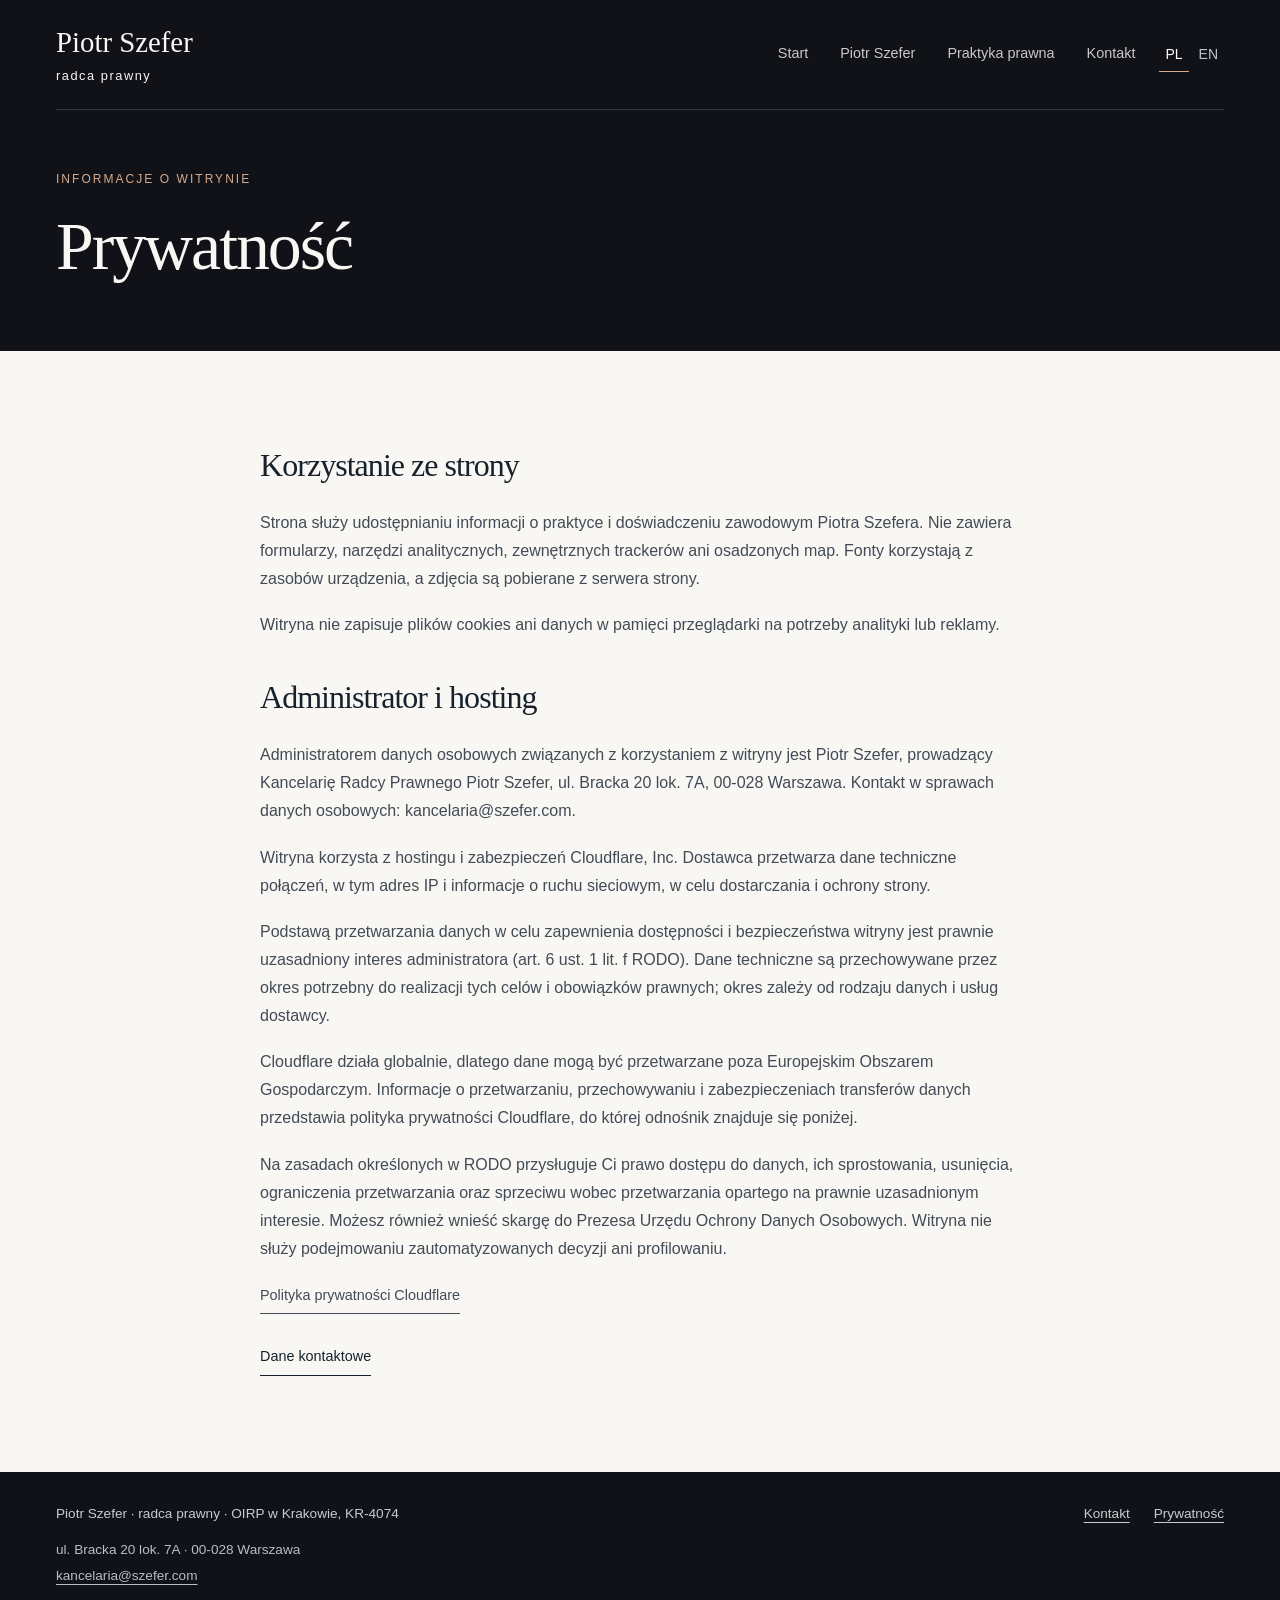
<file: prywatnosc/index.html>
<!doctype html>
<html lang="pl"><head><meta charset="utf-8"><meta name="viewport" content="width=device-width, initial-scale=1"><title>Prywatność | Piotr Szefer</title><meta name="description" content="Informacje o prywatności podczas korzystania z witryny Piotra Szefera."><meta name="robots" content="index, follow, max-image-preview:large"><link rel="canonical" href="https://szefer.com/prywatnosc/"><link rel="alternate" hreflang="pl" href="https://szefer.com/prywatnosc/"><link rel="alternate" hreflang="en" href="https://szefer.com/en/privacy/"><link rel="alternate" hreflang="x-default" href="https://szefer.com/prywatnosc/"><link rel="describedby" href="/llms.txt"><meta name="theme-color" content="#111217"><meta property="og:type" content="website"><meta property="og:locale" content="pl_PL"><meta property="og:site_name" content="Piotr Szefer — radca prawny"><meta property="og:title" content="Prywatność | Piotr Szefer"><meta property="og:description" content="Informacje o prywatności podczas korzystania z witryny Piotra Szefera."><meta property="og:url" content="https://szefer.com/prywatnosc/"><meta property="og:image" content="https://szefer.com/assets/piotr-szefer-radca-prawny-1280.jpg"><meta property="og:image:width" content="1280"><meta property="og:image:height" content="853"><meta property="og:image:alt" content="Piotr Szefer, radca prawny"><meta name="twitter:card" content="summary_large_image"><meta name="twitter:title" content="Prywatność | Piotr Szefer"><meta name="twitter:description" content="Informacje o prywatności podczas korzystania z witryny Piotra Szefera."><meta name="twitter:image" content="https://szefer.com/assets/piotr-szefer-radca-prawny-1280.jpg"><link rel="stylesheet" href="/styles-80b11d99c8c8.css"><link rel="icon" href="/favicon.svg" type="image/svg+xml"><script type="application/ld+json">{"@context":"https://schema.org","@graph":[{"@type":"Person","@id":"https://szefer.com/#person","name":"Piotr Szefer","url":"https://szefer.com/piotr-szefer/","jobTitle":"Radca prawny","description":"Radca prawny specjalizujący się w negocjowaniu i sporządzaniu umów gospodarczych, ze szczególnym uwzględnieniem własności intelektualnej i nowych technologii. Doświadczenie menedżerskie i biznesowe.","image":"https://szefer.com/assets/piotr-szefer-radca-prawny-1280.jpg","identifier":{"@type":"PropertyValue","propertyID":"Numer wpisu na listę radców prawnych OIRP w Krakowie","value":"KR-4074"},"knowsAbout":["Negocjacje i umowy gospodarcze","Własność intelektualna i nowe technologie","Bieżąca obsługa spółek i prawo korporacyjne","Prawo sportowe","Prawo szkolnictwa wyższego"],"alumniOf":[{"@type":"CollegeOrUniversity","name":"Uniwersytet Jagielloński"},{"@type":"CollegeOrUniversity","name":"Université de Lausanne"},{"@type":"CollegeOrUniversity","name":"Szkoła Główna Handlowa w Warszawie"}],"hasCredential":{"@type":"EducationalOccupationalCredential","name":"UEFA Certificate in Football Management","description":"UEFA Certificate in Football Management — program kształcenia w zakresie zarządzania w piłce nożnej. Ukończenie z najwyższym możliwym wynikiem, z wyróżnieniem Certificate of Distinction.","credentialCategory":"Program kształcenia w zakresie zarządzania w piłce nożnej","recognizedBy":{"@type":"CollegeOrUniversity","name":"Université de Lausanne"}},"knowsLanguage":{"@type":"Language","name":"angielski"},"award":["I miejsce w XVI Ogólnopolskim Konkursie Krasomówczym ELSA (2012)","I miejsce w III Konkursie Krasomówczym dla Aplikantów Radcowskich OIRP w Krakowie (2016)","Certificate of Distinction — UEFA Certificate in Football Management"]},{"@type":"WebSite","@id":"https://szefer.com/#website","url":"https://szefer.com/","name":"Piotr Szefer — radca prawny","inLanguage":["pl-PL","en"]},{"@type":"WebPage","@id":"https://szefer.com/prywatnosc/#webpage","url":"https://szefer.com/prywatnosc/","name":"Prywatność | Piotr Szefer","inLanguage":"pl-PL","dateModified":"2026-09-18","isPartOf":{"@id":"https://szefer.com/#website"},"about":{"@id":"https://szefer.com/#person"}},{"@type":"LegalService","@id":"https://szefer.com/#legalservice","name":"Kancelaria Radcy Prawnego Piotr Szefer","url":"https://szefer.com/kontakt/","address":{"@type":"PostalAddress","streetAddress":"ul. Bracka 20 lok. 7A","postalCode":"00-028","addressLocality":"Warszawa","addressCountry":"PL"},"taxID":"9442222050","email":"kancelaria@szefer.com","identifier":[{"@type":"PropertyValue","propertyID":"REGON","value":"369779635"},{"@type":"PropertyValue","propertyID":"Adres do e-Doręczeń","value":"AE:PL-62728-16989-AUBBE-31"}]}]}</script></head>
<body><a class="skip" href="#main">Przejdź do treści</a><header class="site-header"><div class="container header-inner"><a class="brand" href="/" aria-label="Piotr Szefer — strona główna"><strong>Piotr Szefer</strong><span>radca prawny</span></a><nav class="nav" aria-label="Nawigacja główna"><a href="/" >Start</a><a href="/piotr-szefer/" >Piotr Szefer</a><a href="/praktyka/" >Praktyka prawna</a><a href="/kontakt/" >Kontakt</a></nav><nav class="language-switch" aria-label="Wybór języka"><a lang="pl" hreflang="pl" href="/prywatnosc/" aria-current="true" aria-label="Polski">PL</a><a lang="en" hreflang="en" href="/en/privacy/"  aria-label="English">EN</a></nav></div></header><main id="main" tabindex="-1"><section class="page-opening"><div class="container"><span class="eyebrow">Informacje o witrynie</span><h1>Prywatność</h1></div></section><article class="container narrow section"><h2>Korzystanie ze strony</h2><p>Strona służy udostępnianiu informacji o praktyce i doświadczeniu zawodowym Piotra Szefera. Nie zawiera formularzy, narzędzi analitycznych, zewnętrznych trackerów ani osadzonych map. Fonty korzystają z zasobów urządzenia, a zdjęcia są pobierane z serwera strony.</p><p>Witryna nie zapisuje plików cookies ani danych w pamięci przeglądarki na potrzeby analityki lub reklamy.</p><h2>Administrator i hosting</h2><p>Administratorem danych osobowych związanych z korzystaniem z witryny jest Piotr Szefer, prowadzący Kancelarię Radcy Prawnego Piotr Szefer, ul. Bracka 20 lok. 7A, 00-028 Warszawa. Kontakt w sprawach danych osobowych: <!--email_off-->kancelaria@szefer.com<!--/email_off-->.</p><p>Witryna korzysta z hostingu i zabezpieczeń Cloudflare, Inc. Dostawca przetwarza dane techniczne połączeń, w tym adres IP i informacje o ruchu sieciowym, w celu dostarczania i ochrony strony.</p><p>Podstawą przetwarzania danych w celu zapewnienia dostępności i bezpieczeństwa witryny jest prawnie uzasadniony interes administratora (art. 6 ust. 1 lit. f RODO). Dane techniczne są przechowywane przez okres potrzebny do realizacji tych celów i obowiązków prawnych; okres zależy od rodzaju danych i usług dostawcy.</p><p>Cloudflare działa globalnie, dlatego dane mogą być przetwarzane poza Europejskim Obszarem Gospodarczym. Informacje o przetwarzaniu, przechowywaniu i zabezpieczeniach transferów danych przedstawia polityka prywatności Cloudflare, do której odnośnik znajduje się poniżej.</p><p>Na zasadach określonych w RODO przysługuje Ci prawo dostępu do danych, ich sprostowania, usunięcia, ograniczenia przetwarzania oraz sprzeciwu wobec przetwarzania opartego na prawnie uzasadnionym interesie. Możesz również wnieść skargę do Prezesa Urzędu Ochrony Danych Osobowych. Witryna nie służy podejmowaniu zautomatyzowanych decyzji ani profilowaniu.</p><p><a class="text-link" href="https://www.cloudflare.com/privacypolicy/">Polityka prywatności Cloudflare</a></p><a class="text-link section-link" href="/kontakt/">Dane kontaktowe</a></article></main><footer class="site-footer"><div class="container footer-inner"><div><p>Piotr Szefer · radca prawny · OIRP w Krakowie, KR-4074</p><address>ul. Bracka 20 lok. 7A · 00-028 Warszawa<br><!--email_off--><a href="mailto:kancelaria@szefer.com">kancelaria@szefer.com</a><!--/email_off--></address></div><div class="footer-links"><a href="/kontakt/">Kontakt</a><a href="/prywatnosc/">Prywatność</a></div></div></footer></body></html>
</file>
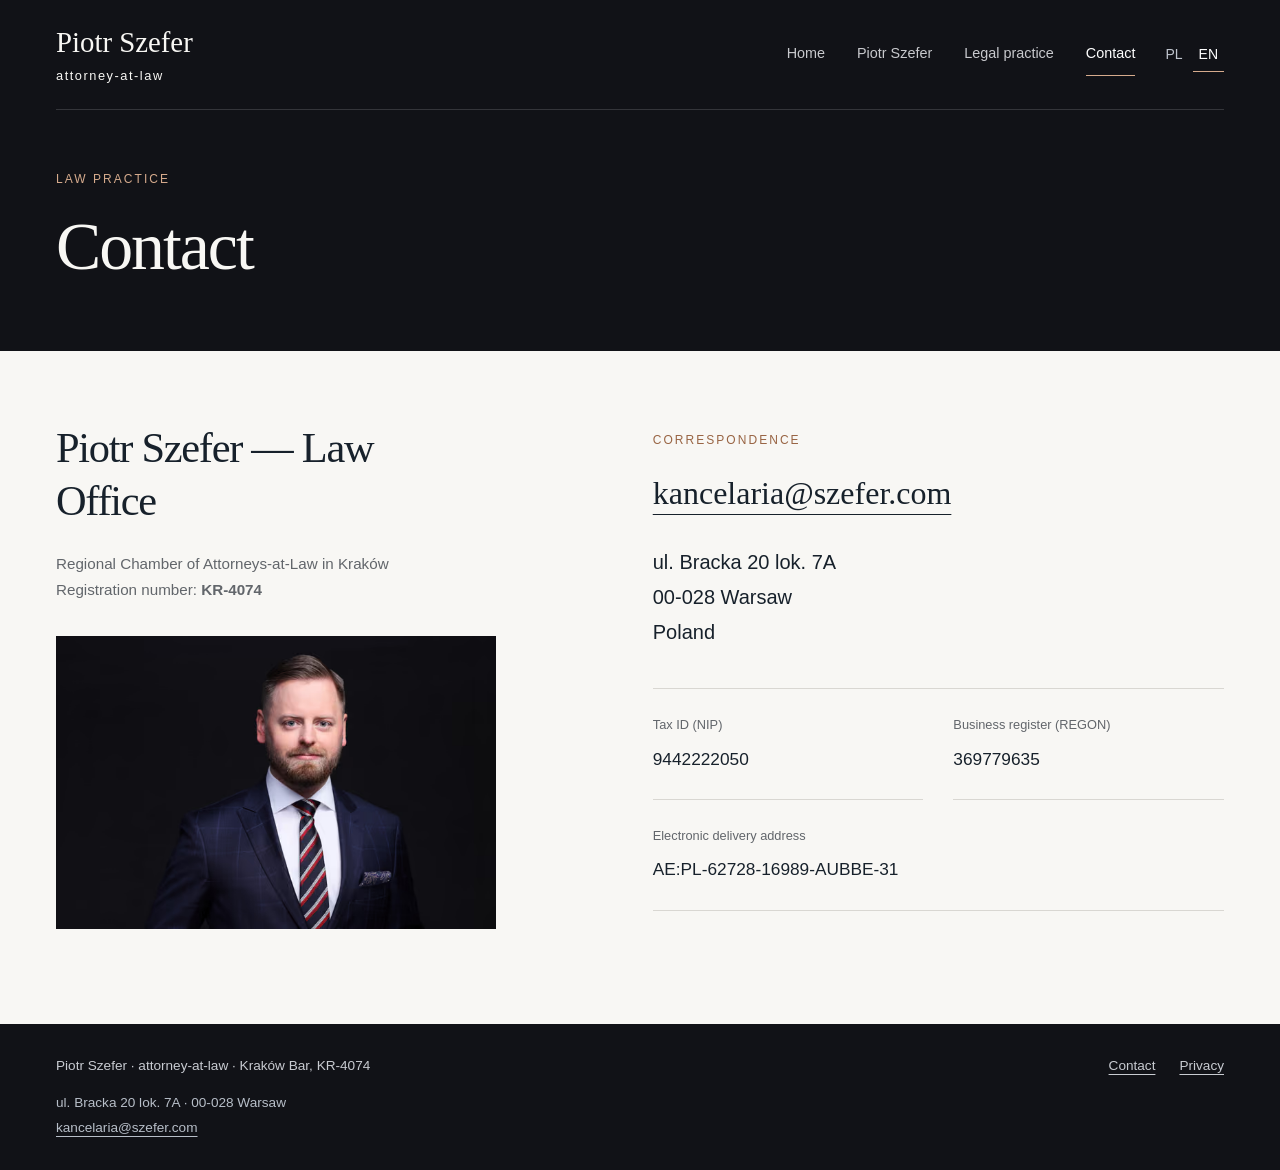
<file: en/contact/index.html>
<!doctype html>
<html lang="en"><head><meta charset="utf-8"><meta name="viewport" content="width=device-width, initial-scale=1"><title>Contact | Piotr Szefer — Attorney-at-law</title><meta name="description" content="Contact Piotr Szefer, a Polish attorney-at-law registered with the Regional Chamber of Attorneys-at-Law in Kraków under number KR-4074."><meta name="robots" content="index, follow, max-image-preview:large"><link rel="canonical" href="https://szefer.com/en/contact/"><link rel="alternate" hreflang="pl" href="https://szefer.com/kontakt/"><link rel="alternate" hreflang="en" href="https://szefer.com/en/contact/"><link rel="alternate" hreflang="x-default" href="https://szefer.com/kontakt/"><link rel="describedby" href="/llms.txt"><meta name="theme-color" content="#111217"><meta property="og:type" content="website"><meta property="og:locale" content="en_GB"><meta property="og:site_name" content="Piotr Szefer — attorney-at-law"><meta property="og:title" content="Contact | Piotr Szefer — Attorney-at-law"><meta property="og:description" content="Contact Piotr Szefer, a Polish attorney-at-law registered with the Regional Chamber of Attorneys-at-Law in Kraków under number KR-4074."><meta property="og:url" content="https://szefer.com/en/contact/"><meta property="og:image" content="https://szefer.com/assets/piotr-szefer-radca-prawny-1280.jpg"><meta property="og:image:width" content="1280"><meta property="og:image:height" content="853"><meta property="og:image:alt" content="Piotr Szefer, attorney-at-law"><meta name="twitter:card" content="summary_large_image"><meta name="twitter:title" content="Contact | Piotr Szefer — Attorney-at-law"><meta name="twitter:description" content="Contact Piotr Szefer, a Polish attorney-at-law registered with the Regional Chamber of Attorneys-at-Law in Kraków under number KR-4074."><meta name="twitter:image" content="https://szefer.com/assets/piotr-szefer-radca-prawny-1280.jpg"><link rel="stylesheet" href="/styles-80b11d99c8c8.css"><link rel="icon" href="/favicon.svg" type="image/svg+xml"><script type="application/ld+json">{"@context":"https://schema.org","@graph":[{"@type":"Person","@id":"https://szefer.com/#person","name":"Piotr Szefer","url":"https://szefer.com/en/piotr-szefer/","jobTitle":"Polish attorney-at-law","description":"Polish attorney-at-law specialising in negotiating and drafting commercial agreements, with a particular focus on intellectual property and new technologies. Management and business experience.","image":"https://szefer.com/assets/piotr-szefer-radca-prawny-1280.jpg","identifier":{"@type":"PropertyValue","propertyID":"Registration number with the Regional Chamber of Attorneys-at-Law in Kraków","value":"KR-4074"},"knowsAbout":["Negotiations and commercial agreements","Intellectual property and new technologies","Ongoing legal support and corporate law","Sports law","Higher education law"],"alumniOf":[{"@type":"CollegeOrUniversity","name":"Jagiellonian University"},{"@type":"CollegeOrUniversity","name":"Université de Lausanne"},{"@type":"CollegeOrUniversity","name":"SGH Warsaw School of Economics"}],"hasCredential":{"@type":"EducationalOccupationalCredential","name":"UEFA Certificate in Football Management","description":"UEFA Certificate in Football Management — a programme in football management. Completed with the highest possible result and awarded a Certificate of Distinction.","credentialCategory":"Football management programme","recognizedBy":{"@type":"CollegeOrUniversity","name":"Université de Lausanne"}},"knowsLanguage":{"@type":"Language","name":"English"},"award":["First place in the 16th ELSA National Public Speaking Competition (2012)","First place in the 3rd Public Speaking Competition for Trainee Attorneys-at-Law, Kraków Bar (2016)","Certificate of Distinction — UEFA Certificate in Football Management"]},{"@type":"WebSite","@id":"https://szefer.com/#website","url":"https://szefer.com/","name":"Piotr Szefer — attorney-at-law","inLanguage":["pl-PL","en"]},{"@type":"WebPage","@id":"https://szefer.com/en/contact/#webpage","url":"https://szefer.com/en/contact/","name":"Contact | Piotr Szefer — Attorney-at-law","inLanguage":"en","dateModified":"2026-09-11","isPartOf":{"@id":"https://szefer.com/#website"},"about":{"@id":"https://szefer.com/#person"}},{"@type":"LegalService","@id":"https://szefer.com/#legalservice","name":"Kancelaria Radcy Prawnego Piotr Szefer","url":"https://szefer.com/en/contact/","address":{"@type":"PostalAddress","streetAddress":"ul. Bracka 20 lok. 7A","postalCode":"00-028","addressLocality":"Warszawa","addressCountry":"PL"},"taxID":"9442222050","email":"kancelaria@szefer.com","identifier":[{"@type":"PropertyValue","propertyID":"REGON","value":"369779635"},{"@type":"PropertyValue","propertyID":"Electronic delivery address","value":"AE:PL-62728-16989-AUBBE-31"}]}]}</script></head>
<body><a class="skip" href="#main">Skip to content</a><header class="site-header"><div class="container header-inner"><a class="brand" href="/en/" aria-label="Piotr Szefer — home"><strong>Piotr Szefer</strong><span>attorney-at-law</span></a><nav class="nav" aria-label="Main navigation"><a href="/en/" >Home</a><a href="/en/piotr-szefer/" >Piotr Szefer</a><a href="/en/practice/" >Legal practice</a><a href="/en/contact/" aria-current="page">Contact</a></nav><nav class="language-switch" aria-label="Language selection"><a lang="pl" hreflang="pl" href="/kontakt/"  aria-label="Polski">PL</a><a lang="en" hreflang="en" href="/en/contact/" aria-current="true" aria-label="English">EN</a></nav></div></header><main id="main" tabindex="-1"><section class="page-opening"><div class="container"><span class="eyebrow">Law practice</span><h1>Contact</h1></div></section><section class="container contact-layout"><div class="contact-identity"><h2>Piotr Szefer — Law Office</h2><p>Regional Chamber of Attorneys-at-Law in Kraków<br>Registration number: <strong>KR-4074</strong></p><picture><source type="image/avif" srcset="/assets/piotr-szefer-radca-prawny-640.avif 640w, /assets/piotr-szefer-radca-prawny-1280.avif 1280w" sizes="(max-width: 700px) 90vw, 40vw"><source type="image/webp" srcset="/assets/piotr-szefer-radca-prawny-640.webp 640w, /assets/piotr-szefer-radca-prawny-1280.webp 1280w" sizes="(max-width: 700px) 90vw, 40vw"><img src="/assets/piotr-szefer-radca-prawny-1280.jpg" srcset="/assets/piotr-szefer-radca-prawny-640.jpg 640w, /assets/piotr-szefer-radca-prawny-1280.jpg 1280w" sizes="(max-width: 700px) 90vw, 40vw" width="1280" height="853" alt="Piotr Szefer, attorney-at-law" loading="lazy" decoding="async"></picture></div><div class="contact-information"><div class="contact-primary"><span class="eyebrow">Correspondence</span><!--email_off--><a class="contact-email" href="mailto:kancelaria@szefer.com">kancelaria@szefer.com</a><!--/email_off--><address>ul. Bracka 20 lok. 7A<br>00-028 Warsaw<br>Poland</address></div><dl class="contact-details"><div><dt>Tax ID (NIP)</dt><dd>9442222050</dd></div><div><dt>Business register (REGON)</dt><dd>369779635</dd></div><div class="wide"><dt>Electronic delivery address</dt><dd>AE:PL-62728-16989-AUBBE-31</dd></div></dl></div></section></main><footer class="site-footer"><div class="container footer-inner"><div><p>Piotr Szefer · attorney-at-law · Kraków Bar, KR-4074</p><address>ul. Bracka 20 lok. 7A · 00-028 Warsaw<br><!--email_off--><a href="mailto:kancelaria@szefer.com">kancelaria@szefer.com</a><!--/email_off--></address></div><div class="footer-links"><a href="/en/contact/">Contact</a><a href="/en/privacy/">Privacy</a></div></div></footer></body></html>
</file>
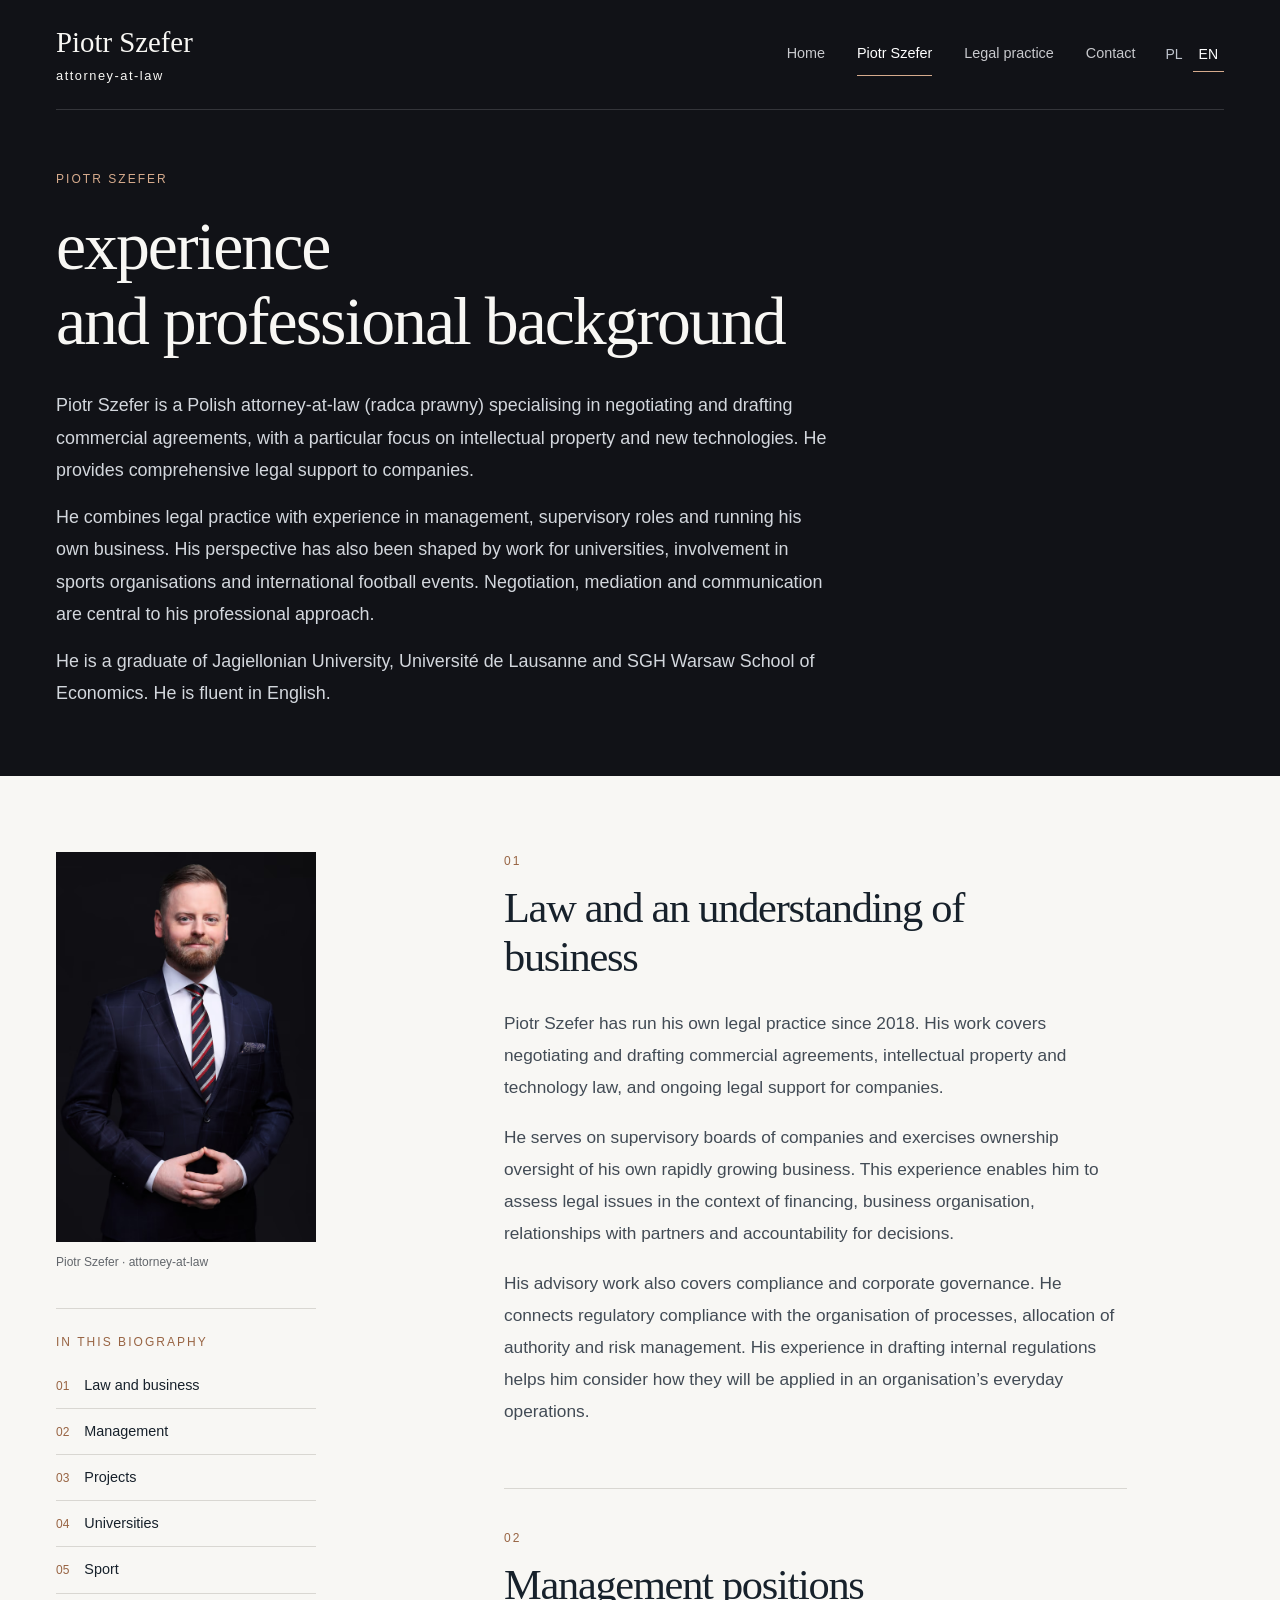
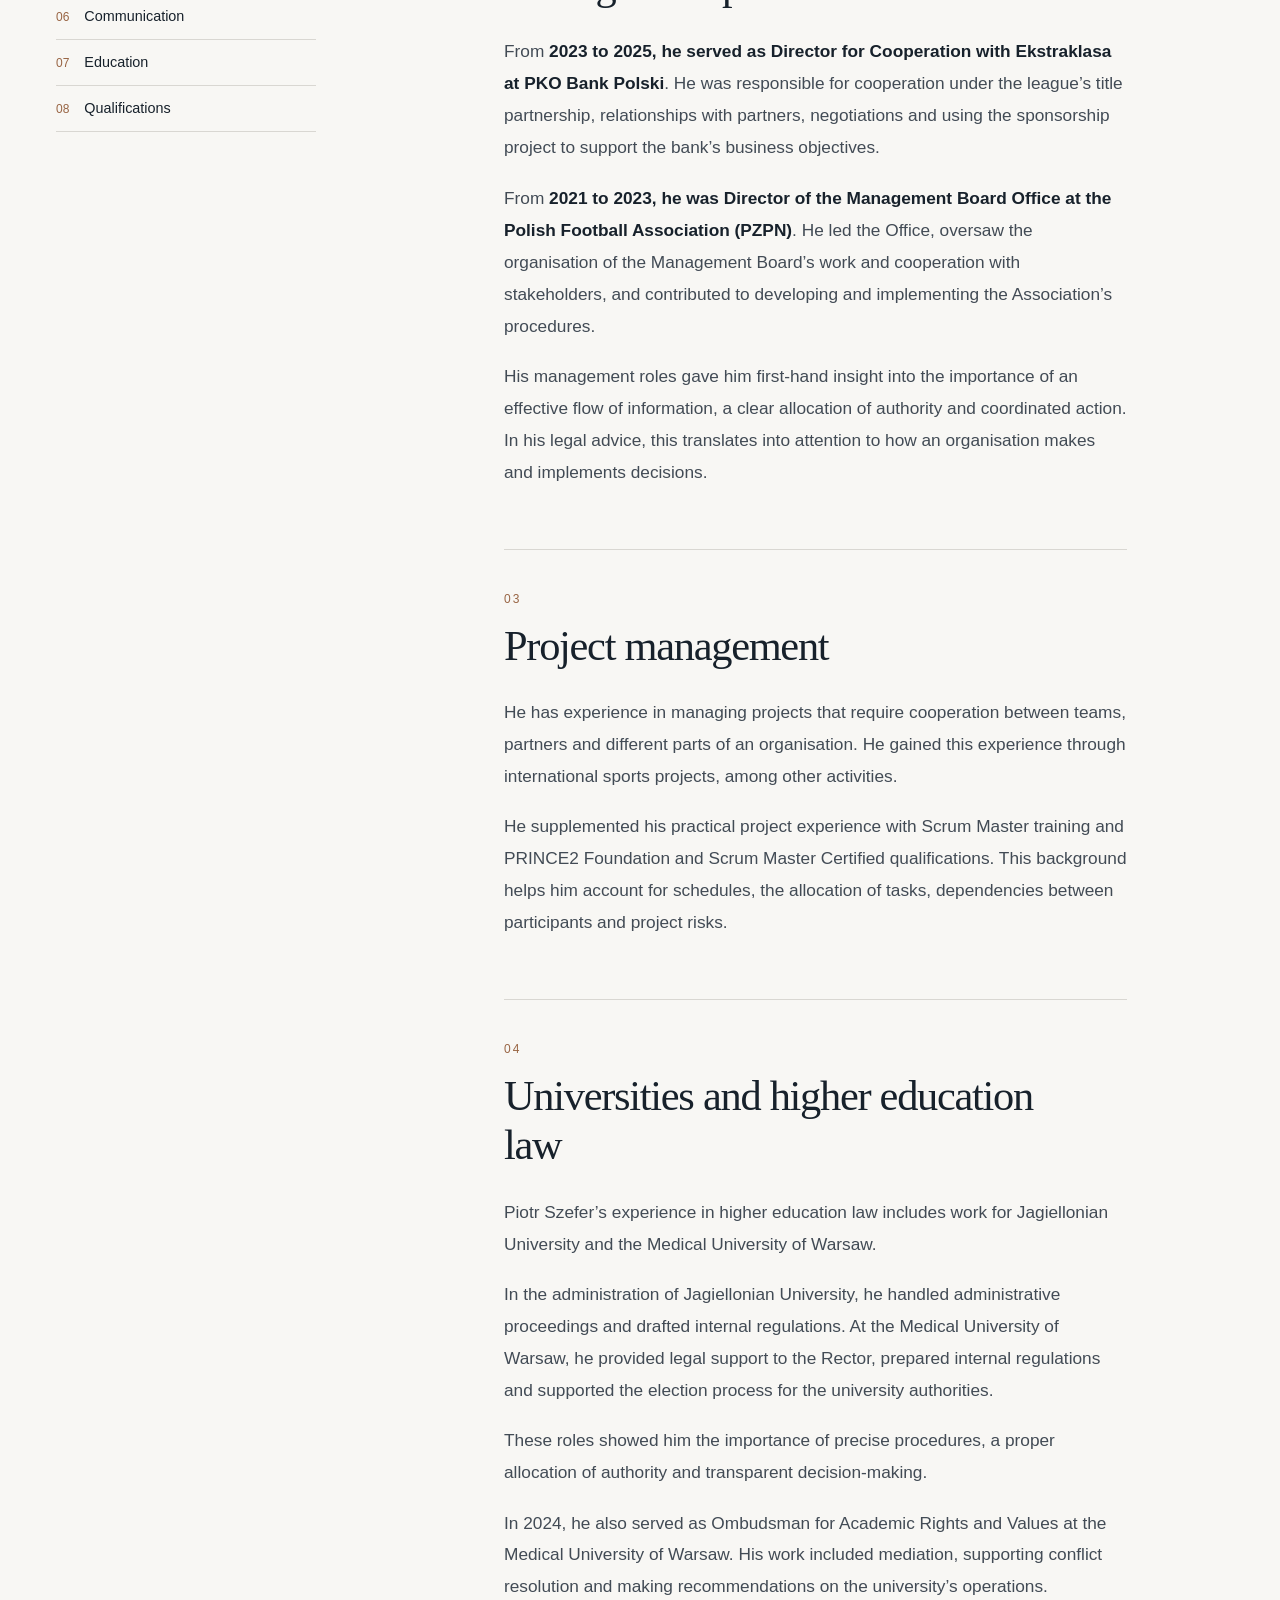
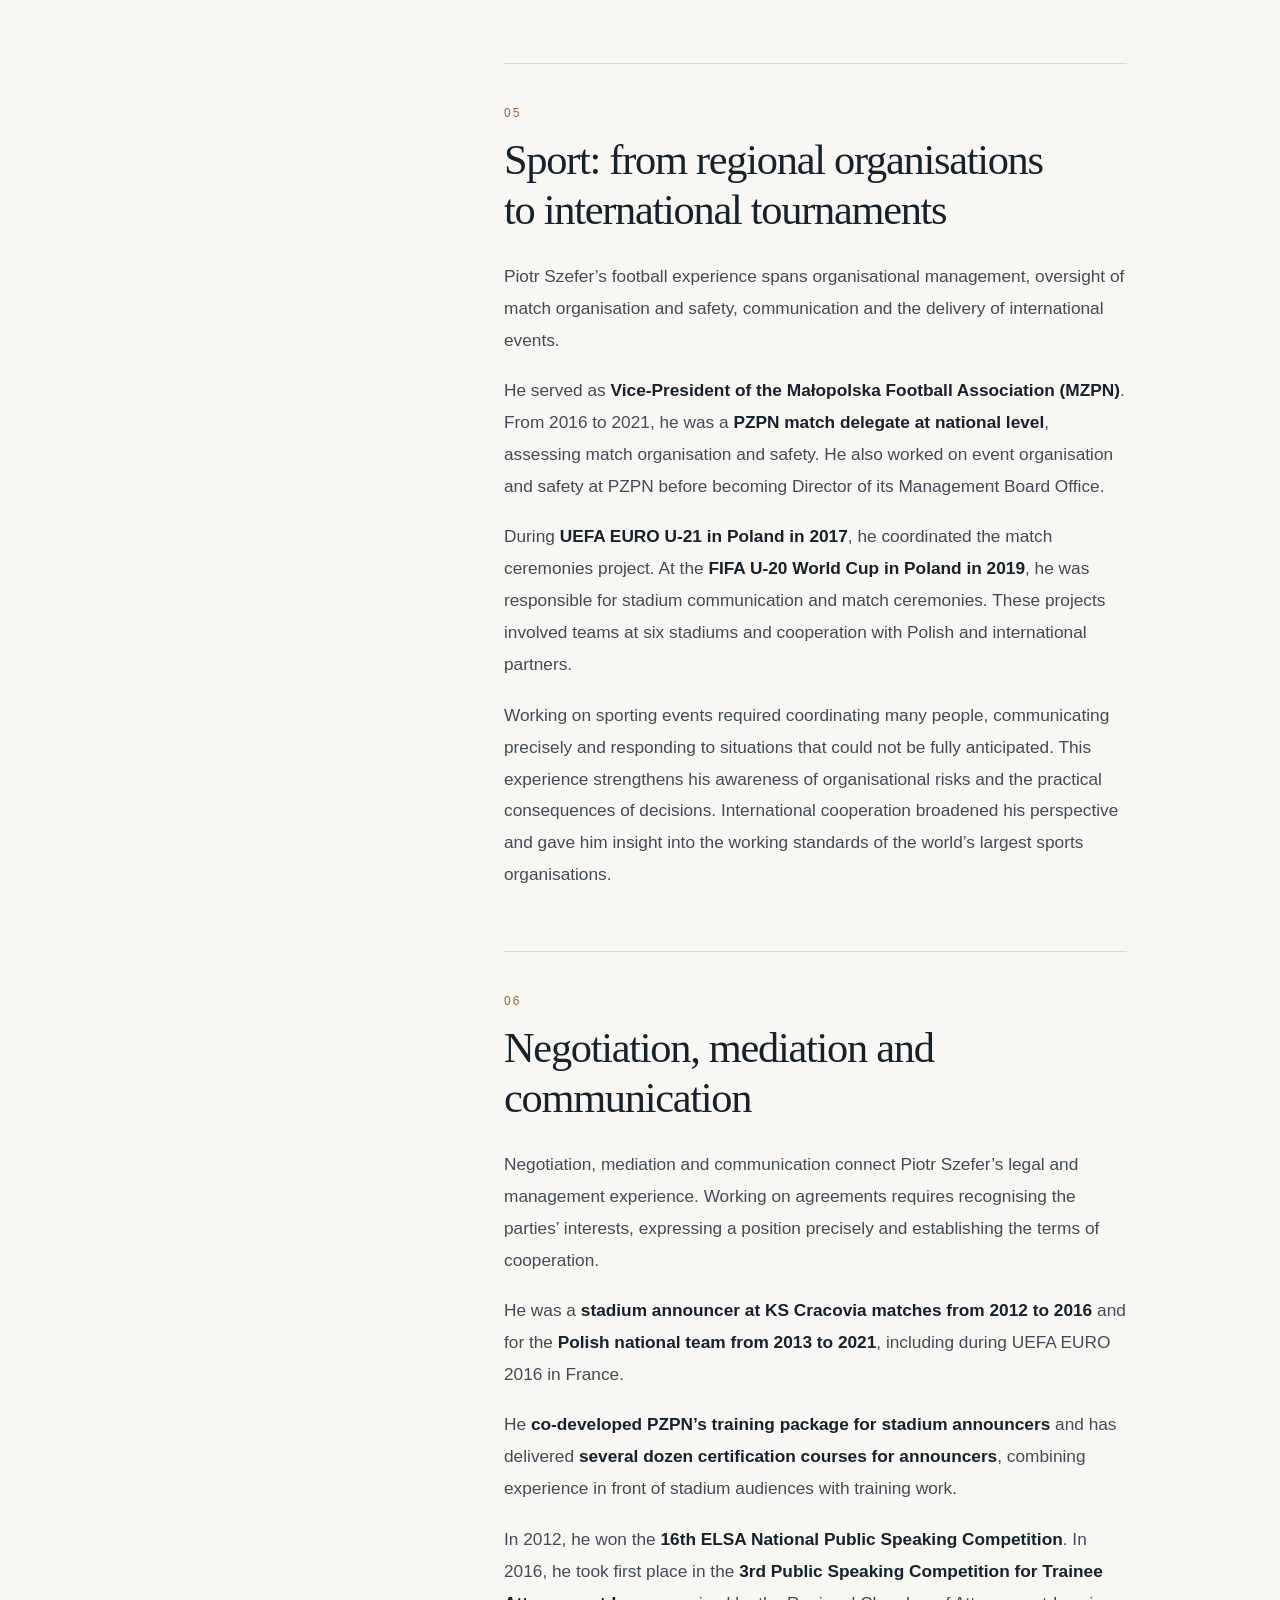
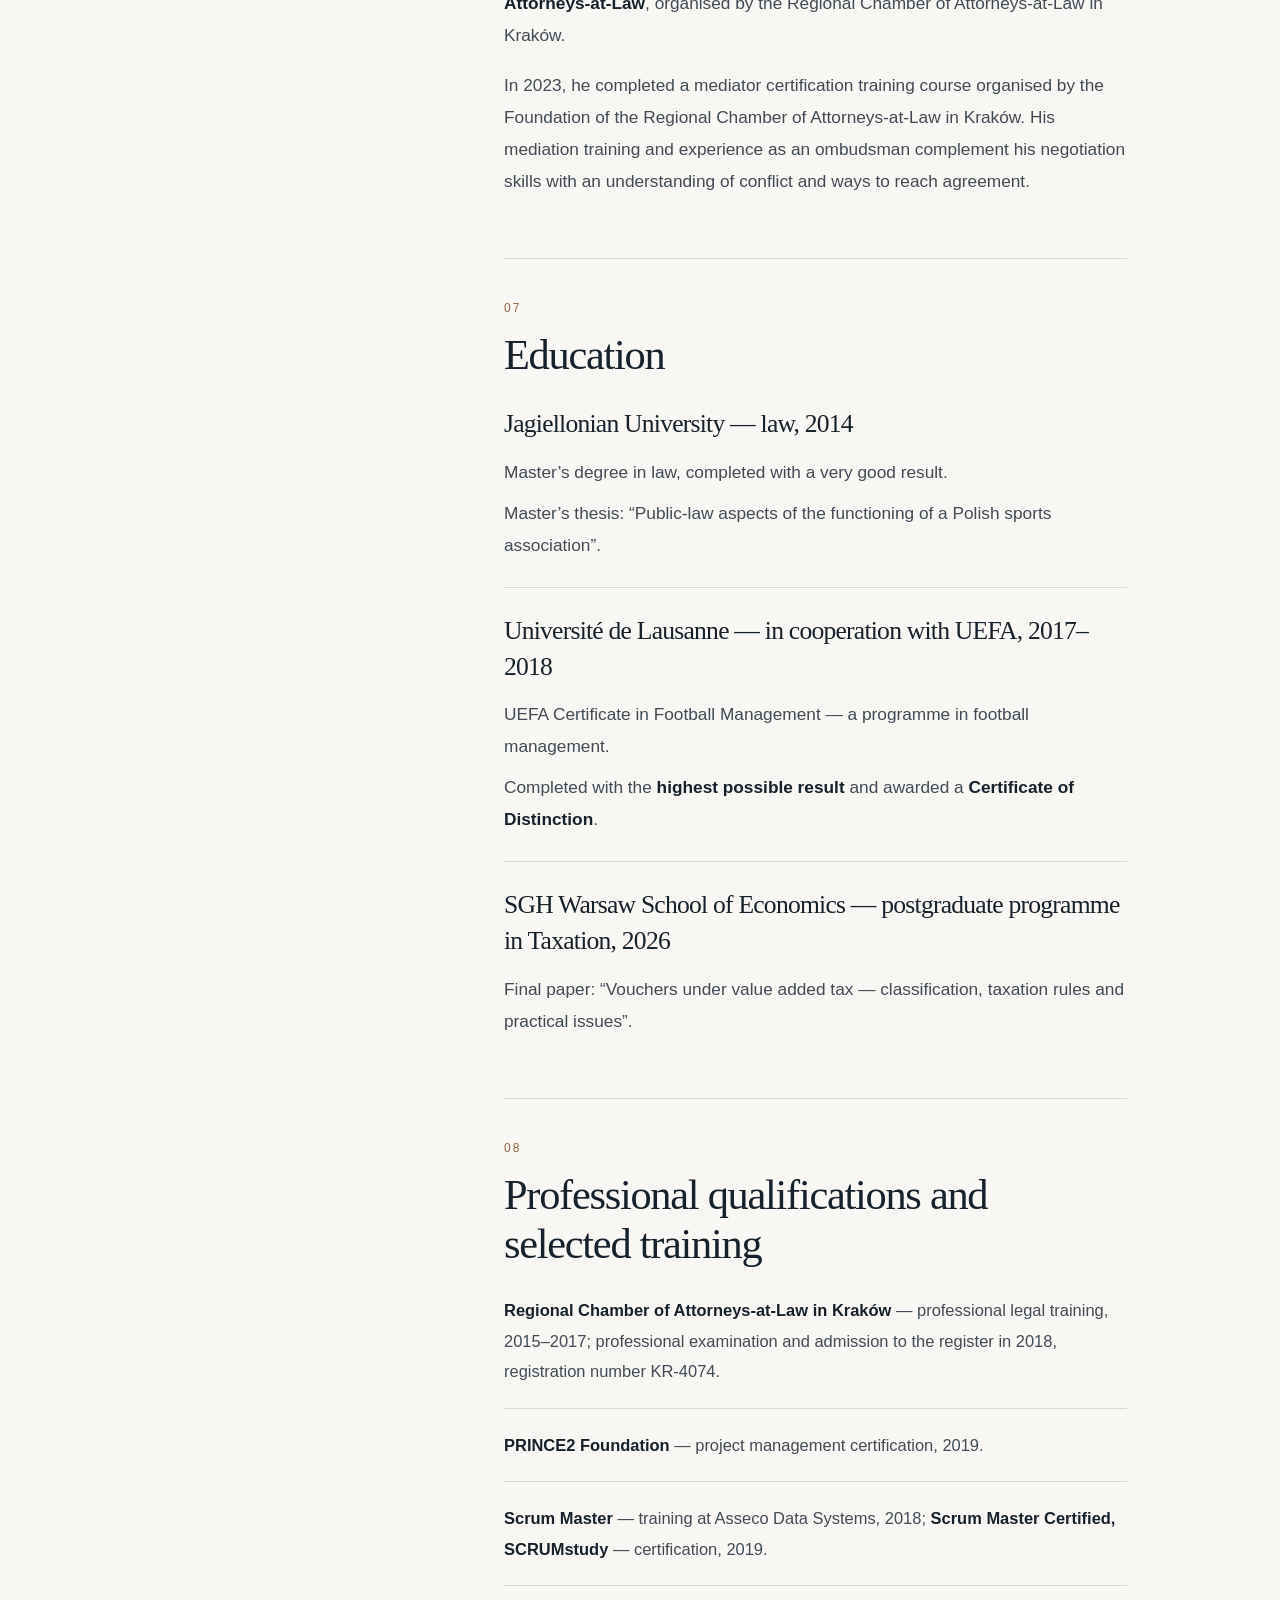
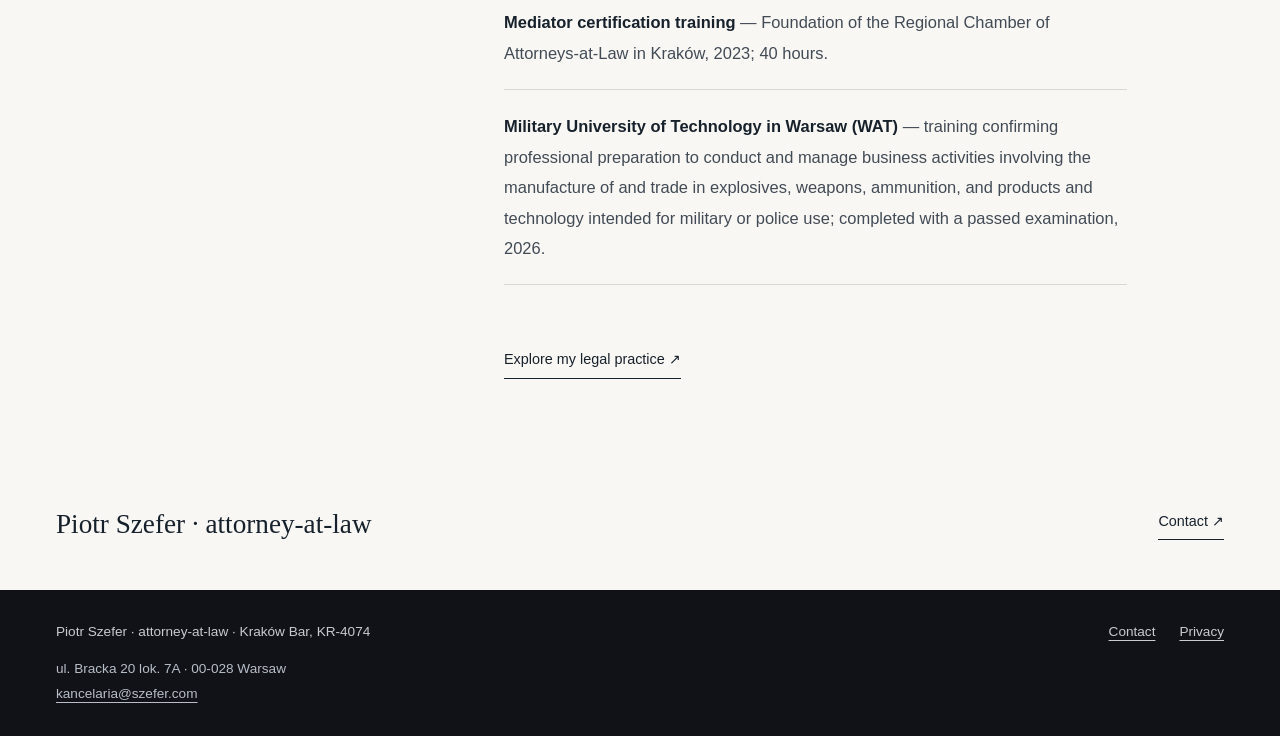
<file: en/piotr-szefer/index.html>
<!doctype html>
<html lang="en"><head><meta charset="utf-8"><meta name="viewport" content="width=device-width, initial-scale=1"><title>Piotr Szefer — Biography, experience and qualifications</title><meta name="description" content="Piotr Szefer’s professional background: legal practice, management, business, universities, FIFA and UEFA projects, communication and public speaking."><meta name="robots" content="index, follow, max-image-preview:large"><link rel="canonical" href="https://szefer.com/en/piotr-szefer/"><link rel="alternate" hreflang="pl" href="https://szefer.com/piotr-szefer/"><link rel="alternate" hreflang="en" href="https://szefer.com/en/piotr-szefer/"><link rel="alternate" hreflang="x-default" href="https://szefer.com/piotr-szefer/"><link rel="describedby" href="/llms.txt"><meta name="theme-color" content="#111217"><meta property="og:type" content="profile"><meta property="og:locale" content="en_GB"><meta property="og:site_name" content="Piotr Szefer — attorney-at-law"><meta property="og:title" content="Piotr Szefer — Biography, experience and qualifications"><meta property="og:description" content="Piotr Szefer’s professional background: legal practice, management, business, universities, FIFA and UEFA projects, communication and public speaking."><meta property="og:url" content="https://szefer.com/en/piotr-szefer/"><meta property="og:image" content="https://szefer.com/assets/piotr-szefer-radca-prawny-1280.jpg"><meta property="og:image:width" content="1280"><meta property="og:image:height" content="853"><meta property="og:image:alt" content="Piotr Szefer, attorney-at-law"><meta name="twitter:card" content="summary_large_image"><meta name="twitter:title" content="Piotr Szefer — Biography, experience and qualifications"><meta name="twitter:description" content="Piotr Szefer’s professional background: legal practice, management, business, universities, FIFA and UEFA projects, communication and public speaking."><meta name="twitter:image" content="https://szefer.com/assets/piotr-szefer-radca-prawny-1280.jpg"><link rel="stylesheet" href="/styles-80b11d99c8c8.css"><link rel="icon" href="/favicon.svg" type="image/svg+xml"><link rel="alternate" type="text/markdown" href="https://szefer.com/en/piotr-szefer/index.md"><script type="application/ld+json">{"@context":"https://schema.org","@graph":[{"@type":"Person","@id":"https://szefer.com/#person","name":"Piotr Szefer","url":"https://szefer.com/en/piotr-szefer/","jobTitle":"Polish attorney-at-law","description":"Polish attorney-at-law specialising in negotiating and drafting commercial agreements, with a particular focus on intellectual property and new technologies. Management and business experience.","image":"https://szefer.com/assets/piotr-szefer-radca-prawny-1280.jpg","identifier":{"@type":"PropertyValue","propertyID":"Registration number with the Regional Chamber of Attorneys-at-Law in Kraków","value":"KR-4074"},"knowsAbout":["Negotiations and commercial agreements","Intellectual property and new technologies","Ongoing legal support and corporate law","Sports law","Higher education law"],"alumniOf":[{"@type":"CollegeOrUniversity","name":"Jagiellonian University"},{"@type":"CollegeOrUniversity","name":"Université de Lausanne"},{"@type":"CollegeOrUniversity","name":"SGH Warsaw School of Economics"}],"hasCredential":{"@type":"EducationalOccupationalCredential","name":"UEFA Certificate in Football Management","description":"UEFA Certificate in Football Management — a programme in football management. Completed with the highest possible result and awarded a Certificate of Distinction.","credentialCategory":"Football management programme","recognizedBy":{"@type":"CollegeOrUniversity","name":"Université de Lausanne"}},"knowsLanguage":{"@type":"Language","name":"English"},"award":["First place in the 16th ELSA National Public Speaking Competition (2012)","First place in the 3rd Public Speaking Competition for Trainee Attorneys-at-Law, Kraków Bar (2016)","Certificate of Distinction — UEFA Certificate in Football Management"]},{"@type":"WebSite","@id":"https://szefer.com/#website","url":"https://szefer.com/","name":"Piotr Szefer — attorney-at-law","inLanguage":["pl-PL","en"]},{"@type":"ProfilePage","@id":"https://szefer.com/en/piotr-szefer/#webpage","url":"https://szefer.com/en/piotr-szefer/","name":"Piotr Szefer — Biography, experience and qualifications","inLanguage":"en","dateModified":"2026-09-18","isPartOf":{"@id":"https://szefer.com/#website"},"mainEntity":{"@id":"https://szefer.com/#person"}},{"@type":"LegalService","@id":"https://szefer.com/#legalservice","name":"Kancelaria Radcy Prawnego Piotr Szefer","url":"https://szefer.com/en/contact/","address":{"@type":"PostalAddress","streetAddress":"ul. Bracka 20 lok. 7A","postalCode":"00-028","addressLocality":"Warszawa","addressCountry":"PL"},"taxID":"9442222050","email":"kancelaria@szefer.com","identifier":[{"@type":"PropertyValue","propertyID":"REGON","value":"369779635"},{"@type":"PropertyValue","propertyID":"Electronic delivery address","value":"AE:PL-62728-16989-AUBBE-31"}]}]}</script></head>
<body><a class="skip" href="#main">Skip to content</a><header class="site-header"><div class="container header-inner"><a class="brand" href="/en/" aria-label="Piotr Szefer — home"><strong>Piotr Szefer</strong><span>attorney-at-law</span></a><nav class="nav" aria-label="Main navigation"><a href="/en/" >Home</a><a href="/en/piotr-szefer/" aria-current="page">Piotr Szefer</a><a href="/en/practice/" >Legal practice</a><a href="/en/contact/" >Contact</a></nav><nav class="language-switch" aria-label="Language selection"><a lang="pl" hreflang="pl" href="/piotr-szefer/"  aria-label="Polski">PL</a><a lang="en" hreflang="en" href="/en/piotr-szefer/" aria-current="true" aria-label="English">EN</a></nav></div></header><main id="main" tabindex="-1"><section class="page-opening bio-opening"><div class="container"><span class="eyebrow">Piotr Szefer</span><h1><span class="visually-hidden">Piotr Szefer — </span>experience<br>and professional background</h1><div class="page-lead"><p>Piotr Szefer is a Polish attorney-at-law (radca prawny) specialising in negotiating and drafting commercial agreements, with a particular focus on intellectual property and new technologies. He provides comprehensive legal support to companies.</p><p>He combines legal practice with experience in management, supervisory roles and running his own business. His perspective has also been shaped by work for universities, involvement in sports organisations and international football events. Negotiation, mediation and communication are central to his professional approach.</p><p>He is a graduate of Jagiellonian University, Université de Lausanne and SGH Warsaw School of Economics. He is fluent in English.</p></div></div></section>
<div class="container bio-layout"><aside class="bio-aside"><figure class="bio-portrait"><picture><source type="image/avif" srcset="/assets/piotr-szefer-biografia-640.avif 640w, /assets/piotr-szefer-biografia-1280.avif 1280w" sizes="(max-width: 700px) 280px, 280px"><source type="image/webp" srcset="/assets/piotr-szefer-biografia-640.webp 640w, /assets/piotr-szefer-biografia-1280.webp 1280w" sizes="(max-width: 700px) 280px, 280px"><img src="/assets/piotr-szefer-biografia-1280.jpg" srcset="/assets/piotr-szefer-biografia-640.jpg 640w, /assets/piotr-szefer-biografia-1280.jpg 1280w" sizes="(max-width: 700px) 280px, 280px" width="1280" height="1920" alt="Piotr Szefer, attorney-at-law" loading="lazy" decoding="async"></picture><figcaption>Piotr Szefer · attorney-at-law</figcaption></figure><nav class="chapter-nav" aria-label="Biography sections"><span class="eyebrow">In this biography</span><div class="chapter-links"><a href="#biogram"><span>01</span> Law and business</a><a href="#stanowiska-menedzerskie"><span>02</span> Management</a><a href="#projekty"><span>03</span> Projects</a><a href="#uczelnie"><span>04</span> Universities</a><a href="#sport"><span>05</span> Sport</a><a href="#komunikacja"><span>06</span> Communication</a><a href="#wyksztalcenie"><span>07</span> Education</a><a href="#kwalifikacje"><span>08</span> Qualifications</a></div></nav></aside>
<article class="biography"><section id="biogram" class="bio-section"><span id="biznes-i-zarzadzanie" class="anchor-alias"></span><span class="eyebrow">01</span><h2>Law and an understanding of business</h2><p>Piotr Szefer has run his own legal practice since 2018. His work covers negotiating and drafting commercial agreements, intellectual property and technology law, and ongoing legal support for companies.</p><p>He serves on supervisory boards of companies and exercises ownership oversight of his own rapidly growing business. This experience enables him to assess legal issues in the context of financing, business organisation, relationships with partners and accountability for decisions.</p><p>His advisory work also covers compliance and corporate governance. He connects regulatory compliance with the organisation of processes, allocation of authority and risk management. His experience in drafting internal regulations helps him consider how they will be applied in an organisation’s everyday operations.</p></section><section id="stanowiska-menedzerskie" class="bio-section"><span class="eyebrow">02</span><h2>Management positions</h2><p>From <strong>2023 to 2025, he served as Director for Cooperation with Ekstraklasa at PKO Bank Polski</strong>. He was responsible for cooperation under the league’s title partnership, relationships with partners, negotiations and using the sponsorship project to support the bank’s business objectives.</p><p>From <strong>2021 to 2023, he was Director of the Management Board Office at the Polish Football Association (PZPN)</strong>. He led the Office, oversaw the organisation of the Management Board’s work and cooperation with stakeholders, and contributed to developing and implementing the Association’s procedures.</p><p>His management roles gave him first-hand insight into the importance of an effective flow of information, a clear allocation of authority and coordinated action. In his legal advice, this translates into attention to how an organisation makes and implements decisions.</p></section><section id="projekty" class="bio-section"><span class="eyebrow">03</span><h2>Project management</h2><p>He has experience in managing projects that require cooperation between teams, partners and different parts of an organisation. He gained this experience through international sports projects, among other activities.</p><p>He supplemented his practical project experience with Scrum Master training and PRINCE2 Foundation and Scrum Master Certified qualifications. This background helps him account for schedules, the allocation of tasks, dependencies between participants and project risks.</p></section><section id="uczelnie" class="bio-section"><span class="eyebrow">04</span><h2>Universities and higher education law</h2><p>Piotr Szefer’s experience in higher education law includes work for Jagiellonian University and the Medical University of Warsaw.</p><p>In the administration of Jagiellonian University, he handled administrative proceedings and drafted internal regulations. At the Medical University of Warsaw, he provided legal support to the Rector, prepared internal regulations and supported the election process for the university authorities.</p><p>These roles showed him the importance of precise procedures, a proper allocation of authority and transparent decision-making.</p><p>In 2024, he also served as Ombudsman for Academic Rights and Values at the Medical University of Warsaw. His work included mediation, supporting conflict resolution and making recommendations on the university’s operations.</p></section><section id="sport" class="bio-section"><span class="eyebrow">05</span><h2>Sport: from regional organisations to international tournaments</h2><p>Piotr Szefer’s football experience spans organisational management, oversight of match organisation and safety, communication and the delivery of international events.</p><p>He served as <strong>Vice-President of the Małopolska Football Association (MZPN)</strong>. From 2016 to 2021, he was a <strong>PZPN match delegate at national level</strong>, assessing match organisation and safety. He also worked on event organisation and safety at PZPN before becoming Director of its Management Board Office.</p><p>During <strong>UEFA EURO U-21 in Poland in 2017</strong>, he coordinated the match ceremonies project. At the <strong>FIFA U-20 World Cup in Poland in 2019</strong>, he was responsible for stadium communication and match ceremonies. These projects involved teams at six stadiums and cooperation with Polish and international partners.</p><p>Working on sporting events required coordinating many people, communicating precisely and responding to situations that could not be fully anticipated. This experience strengthens his awareness of organisational risks and the practical consequences of decisions. International cooperation broadened his perspective and gave him insight into the working standards of the world’s largest sports organisations.</p></section><section id="komunikacja" class="bio-section"><span class="eyebrow">06</span><h2>Negotiation, mediation and communication</h2><p>Negotiation, mediation and communication connect Piotr Szefer’s legal and management experience. Working on agreements requires recognising the parties’ interests, expressing a position precisely and establishing the terms of cooperation.</p><p>He was a <strong>stadium announcer at KS Cracovia matches from 2012 to 2016</strong> and for the <strong>Polish national team from 2013 to 2021</strong>, including during UEFA EURO 2016 in France.</p><p>He <strong>co-developed PZPN’s training package for stadium announcers</strong> and has delivered <strong>several dozen certification courses for announcers</strong>, combining experience in front of stadium audiences with training work.</p><p>In 2012, he won the <strong>16th ELSA National Public Speaking Competition</strong>. In 2016, he took first place in the <strong>3rd Public Speaking Competition for Trainee Attorneys-at-Law</strong>, organised by the Regional Chamber of Attorneys-at-Law in Kraków.</p><p>In 2023, he completed a mediator certification training course organised by the Foundation of the Regional Chamber of Attorneys-at-Law in Kraków. His mediation training and experience as an ombudsman complement his negotiation skills with an understanding of conflict and ways to reach agreement.</p></section><section class="bio-section" id="wyksztalcenie"><span class="eyebrow">07</span><h2>Education</h2><div class="education"><section><h3>Jagiellonian University — law, 2014</h3><p>Master’s degree in law, completed with a very good result.</p><p>Master’s thesis: “Public-law aspects of the functioning of a Polish sports association”.</p></section><section><h3>Université de Lausanne — in cooperation with UEFA, 2017–2018</h3><p>UEFA Certificate in Football Management — a programme in football management.</p><p>Completed with the <strong>highest possible result</strong> and awarded a <strong>Certificate of Distinction</strong>.</p></section><section><h3>SGH Warsaw School of Economics — postgraduate programme in Taxation, 2026</h3><p>Final paper: “Vouchers under value added tax — classification, taxation rules and practical issues”.</p></section></div></section><section class="bio-section" id="kwalifikacje"><span class="eyebrow">08</span><h2>Professional qualifications and selected training</h2><ul class="qualifications"><li><strong>Regional Chamber of Attorneys-at-Law in Kraków</strong> — professional legal training, 2015–2017; professional examination and admission to the register in 2018, registration number KR-4074.</li><li><strong>PRINCE2 Foundation</strong> — project management certification, 2019.</li><li><strong>Scrum Master</strong> — training at Asseco Data Systems, 2018; <strong>Scrum Master Certified, SCRUMstudy</strong> — certification, 2019.</li><li><strong>Mediator certification training</strong> — Foundation of the Regional Chamber of Attorneys-at-Law in Kraków, 2023; 40 hours.</li><li><strong>Military University of Technology in Warsaw (WAT)</strong> — training confirming professional preparation to conduct and manage business activities involving the manufacture of and trade in explosives, weapons, ammunition, and products and technology intended for military or police use; completed with a passed examination, 2026.</li></ul></section><a class="text-link" href="/en/practice/">Explore my legal practice <span aria-hidden="true">↗</span></a></article></div><div class="container closing"><p>Piotr Szefer · attorney-at-law</p><a class="text-link" href="/en/contact/">Contact <span aria-hidden="true">↗</span></a></div></main><footer class="site-footer"><div class="container footer-inner"><div><p>Piotr Szefer · attorney-at-law · Kraków Bar, KR-4074</p><address>ul. Bracka 20 lok. 7A · 00-028 Warsaw<br><!--email_off--><a href="mailto:kancelaria@szefer.com">kancelaria@szefer.com</a><!--/email_off--></address></div><div class="footer-links"><a href="/en/contact/">Contact</a><a href="/en/privacy/">Privacy</a></div></div></footer></body></html>
</file>
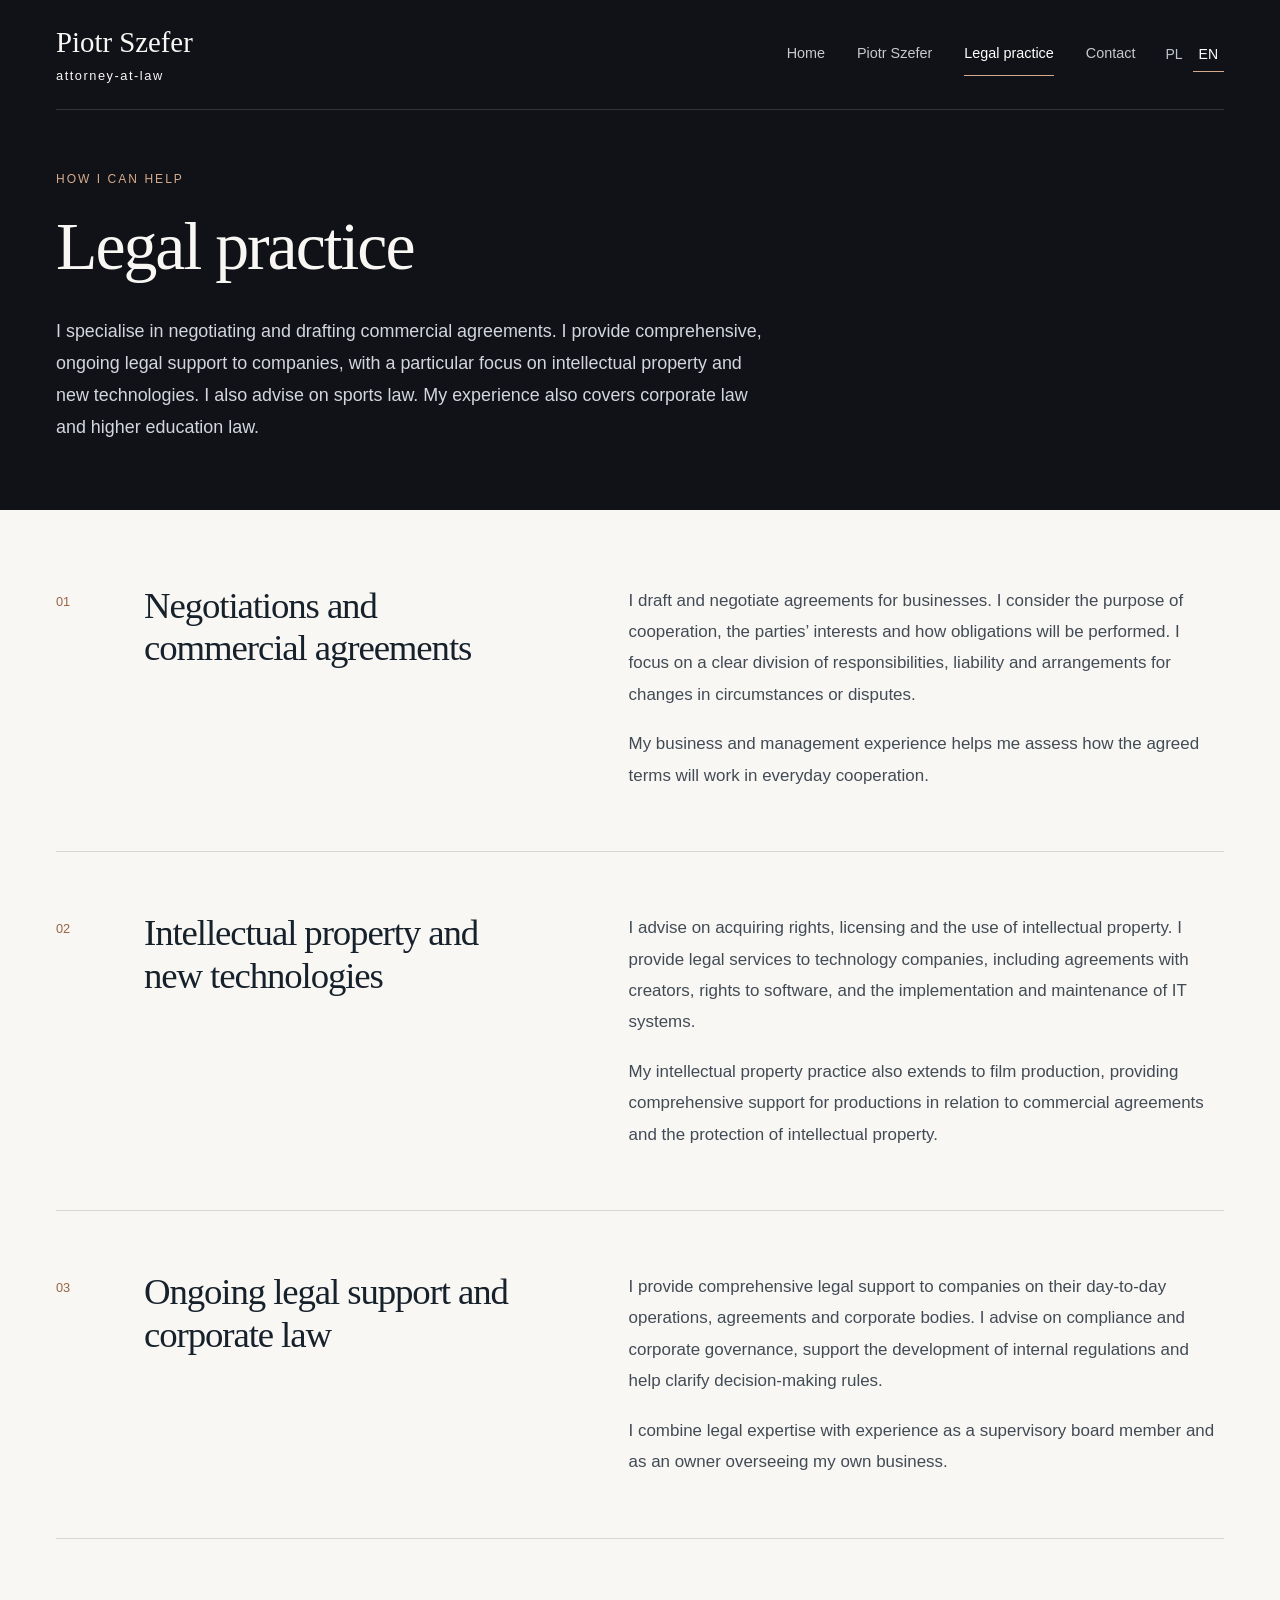
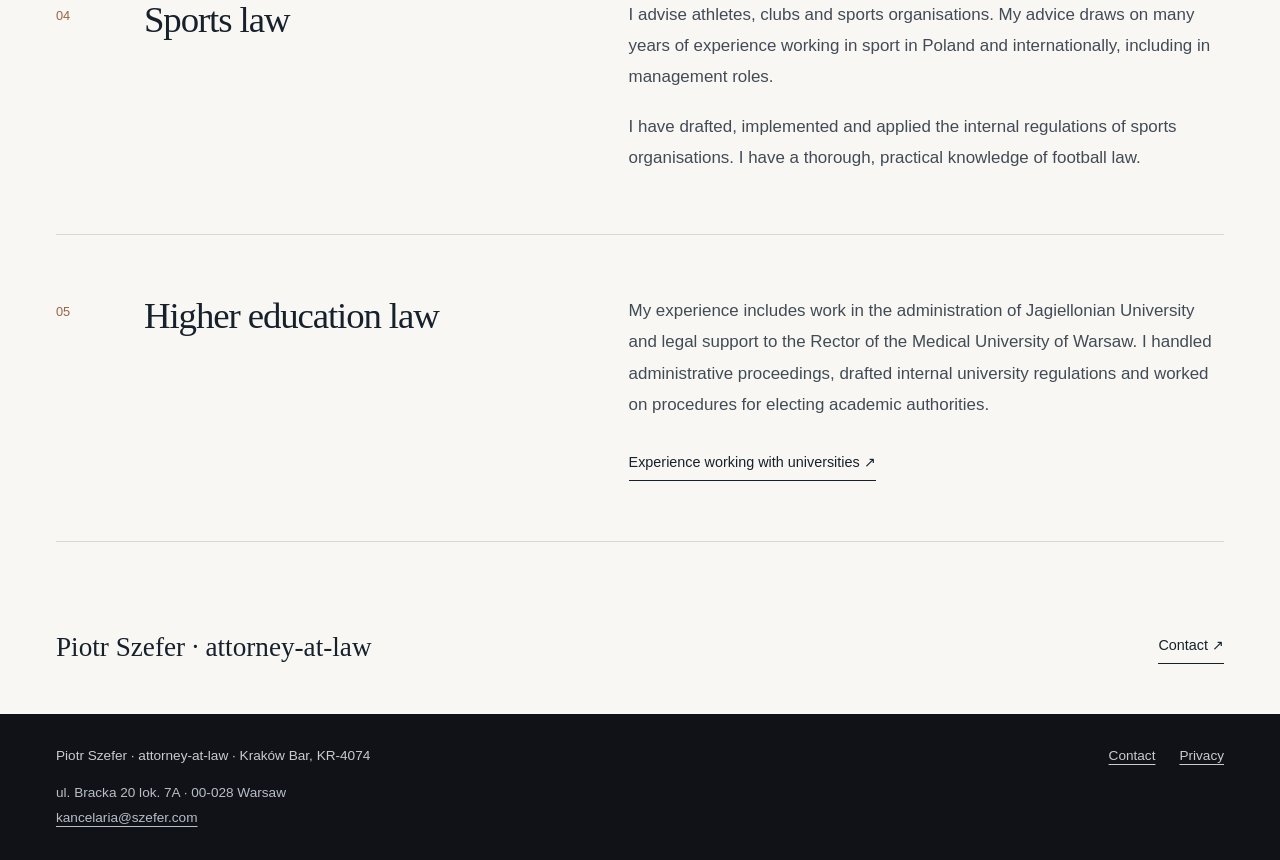
<file: en/practice/index.html>
<!doctype html>
<html lang="en"><head><meta charset="utf-8"><meta name="viewport" content="width=device-width, initial-scale=1"><title>Commercial agreements, IP and new technologies | Piotr Szefer</title><meta name="description" content="Commercial negotiations and agreements, intellectual property, new technologies, legal support for companies, sports law and higher education law."><meta name="robots" content="index, follow, max-image-preview:large"><link rel="canonical" href="https://szefer.com/en/practice/"><link rel="alternate" hreflang="pl" href="https://szefer.com/praktyka/"><link rel="alternate" hreflang="en" href="https://szefer.com/en/practice/"><link rel="alternate" hreflang="x-default" href="https://szefer.com/praktyka/"><link rel="describedby" href="/llms.txt"><meta name="theme-color" content="#111217"><meta property="og:type" content="website"><meta property="og:locale" content="en_GB"><meta property="og:site_name" content="Piotr Szefer — attorney-at-law"><meta property="og:title" content="Commercial agreements, IP and new technologies | Piotr Szefer"><meta property="og:description" content="Commercial negotiations and agreements, intellectual property, new technologies, legal support for companies, sports law and higher education law."><meta property="og:url" content="https://szefer.com/en/practice/"><meta property="og:image" content="https://szefer.com/assets/piotr-szefer-radca-prawny-1280.jpg"><meta property="og:image:width" content="1280"><meta property="og:image:height" content="853"><meta property="og:image:alt" content="Piotr Szefer, attorney-at-law"><meta name="twitter:card" content="summary_large_image"><meta name="twitter:title" content="Commercial agreements, IP and new technologies | Piotr Szefer"><meta name="twitter:description" content="Commercial negotiations and agreements, intellectual property, new technologies, legal support for companies, sports law and higher education law."><meta name="twitter:image" content="https://szefer.com/assets/piotr-szefer-radca-prawny-1280.jpg"><link rel="stylesheet" href="/styles-80b11d99c8c8.css"><link rel="icon" href="/favicon.svg" type="image/svg+xml"><link rel="alternate" type="text/markdown" href="https://szefer.com/en/practice/index.md"><script type="application/ld+json">{"@context":"https://schema.org","@graph":[{"@type":"Person","@id":"https://szefer.com/#person","name":"Piotr Szefer","url":"https://szefer.com/en/piotr-szefer/","jobTitle":"Polish attorney-at-law","description":"Polish attorney-at-law specialising in negotiating and drafting commercial agreements, with a particular focus on intellectual property and new technologies. Management and business experience.","image":"https://szefer.com/assets/piotr-szefer-radca-prawny-1280.jpg","identifier":{"@type":"PropertyValue","propertyID":"Registration number with the Regional Chamber of Attorneys-at-Law in Kraków","value":"KR-4074"},"knowsAbout":["Negotiations and commercial agreements","Intellectual property and new technologies","Ongoing legal support and corporate law","Sports law","Higher education law"],"alumniOf":[{"@type":"CollegeOrUniversity","name":"Jagiellonian University"},{"@type":"CollegeOrUniversity","name":"Université de Lausanne"},{"@type":"CollegeOrUniversity","name":"SGH Warsaw School of Economics"}],"hasCredential":{"@type":"EducationalOccupationalCredential","name":"UEFA Certificate in Football Management","description":"UEFA Certificate in Football Management — a programme in football management. Completed with the highest possible result and awarded a Certificate of Distinction.","credentialCategory":"Football management programme","recognizedBy":{"@type":"CollegeOrUniversity","name":"Université de Lausanne"}},"knowsLanguage":{"@type":"Language","name":"English"},"award":["First place in the 16th ELSA National Public Speaking Competition (2012)","First place in the 3rd Public Speaking Competition for Trainee Attorneys-at-Law, Kraków Bar (2016)","Certificate of Distinction — UEFA Certificate in Football Management"]},{"@type":"WebSite","@id":"https://szefer.com/#website","url":"https://szefer.com/","name":"Piotr Szefer — attorney-at-law","inLanguage":["pl-PL","en"]},{"@type":"WebPage","@id":"https://szefer.com/en/practice/#webpage","url":"https://szefer.com/en/practice/","name":"Commercial agreements, IP and new technologies | Piotr Szefer","inLanguage":"en","dateModified":"2026-09-18","isPartOf":{"@id":"https://szefer.com/#website"},"about":{"@id":"https://szefer.com/#person"}},{"@type":"LegalService","@id":"https://szefer.com/#legalservice","name":"Kancelaria Radcy Prawnego Piotr Szefer","url":"https://szefer.com/en/contact/","address":{"@type":"PostalAddress","streetAddress":"ul. Bracka 20 lok. 7A","postalCode":"00-028","addressLocality":"Warszawa","addressCountry":"PL"},"taxID":"9442222050","email":"kancelaria@szefer.com","identifier":[{"@type":"PropertyValue","propertyID":"REGON","value":"369779635"},{"@type":"PropertyValue","propertyID":"Electronic delivery address","value":"AE:PL-62728-16989-AUBBE-31"}]}]}</script></head>
<body><a class="skip" href="#main">Skip to content</a><header class="site-header"><div class="container header-inner"><a class="brand" href="/en/" aria-label="Piotr Szefer — home"><strong>Piotr Szefer</strong><span>attorney-at-law</span></a><nav class="nav" aria-label="Main navigation"><a href="/en/" >Home</a><a href="/en/piotr-szefer/" >Piotr Szefer</a><a href="/en/practice/" aria-current="page">Legal practice</a><a href="/en/contact/" >Contact</a></nav><nav class="language-switch" aria-label="Language selection"><a lang="pl" hreflang="pl" href="/praktyka/"  aria-label="Polski">PL</a><a lang="en" hreflang="en" href="/en/practice/" aria-current="true" aria-label="English">EN</a></nav></div></header><main id="main" tabindex="-1"><section class="page-opening practice-opening"><div class="container"><span class="eyebrow">How I can help</span><h1>Legal practice</h1><p class="page-lead">I specialise in negotiating and drafting commercial agreements. I provide comprehensive, ongoing legal support to companies, with a particular focus on intellectual property and new technologies. I also advise on sports law. My experience also covers corporate law and higher education law.</p></div></section><div class="container practice-list"><section id="umowy-gospodarcze" class="practice-row"><span class="number">01</span><h2>Negotiations and commercial agreements</h2><div><p>I draft and negotiate agreements for businesses. I consider the purpose of cooperation, the parties’ interests and how obligations will be performed. I focus on a clear division of responsibilities, liability and arrangements for changes in circumstances or disputes.</p><p>My business and management experience helps me assess how the agreed terms will work in everyday cooperation.</p></div></section><section id="wlasnosc-intelektualna" class="practice-row"><span id="nowe-technologie" class="anchor-alias"></span><span class="number">02</span><h2>Intellectual property and new technologies</h2><div><p>I advise on acquiring rights, licensing and the use of intellectual property. I provide legal services to technology companies, including agreements with creators, rights to software, and the implementation and maintenance of IT systems.</p><p>My intellectual property practice also extends to film production, providing comprehensive support for productions in relation to commercial agreements and the protection of intellectual property.</p></div></section><section id="spolki" class="practice-row"><span class="number">03</span><h2>Ongoing legal support and corporate law</h2><div><p>I provide comprehensive legal support to companies on their day-to-day operations, agreements and corporate bodies. I advise on compliance and corporate governance, support the development of internal regulations and help clarify decision-making rules.</p><p>I combine legal expertise with experience as a supervisory board member and as an owner overseeing my own business.</p></div></section><section id="prawo-sportowe" class="practice-row"><span class="number">04</span><h2>Sports law</h2><div><p>I advise athletes, clubs and sports organisations. My advice draws on many years of experience working in sport in Poland and internationally, including in management roles.</p><p>I have drafted, implemented and applied the internal regulations of sports organisations. I have a thorough, practical knowledge of football law.</p></div></section><section id="szkolnictwo-wyzsze" class="practice-row"><span class="number">05</span><h2>Higher education law</h2><div><p>My experience includes work in the administration of Jagiellonian University and legal support to the Rector of the Medical University of Warsaw. I handled administrative proceedings, drafted internal university regulations and worked on procedures for electing academic authorities.</p><a class="text-link section-link" href="/en/piotr-szefer/#uczelnie">Experience working with universities <span aria-hidden="true">↗</span></a></div></section></div><div class="container closing"><p>Piotr Szefer · attorney-at-law</p><a class="text-link" href="/en/contact/">Contact <span aria-hidden="true">↗</span></a></div></main><footer class="site-footer"><div class="container footer-inner"><div><p>Piotr Szefer · attorney-at-law · Kraków Bar, KR-4074</p><address>ul. Bracka 20 lok. 7A · 00-028 Warsaw<br><!--email_off--><a href="mailto:kancelaria@szefer.com">kancelaria@szefer.com</a><!--/email_off--></address></div><div class="footer-links"><a href="/en/contact/">Contact</a><a href="/en/privacy/">Privacy</a></div></div></footer></body></html>
</file>
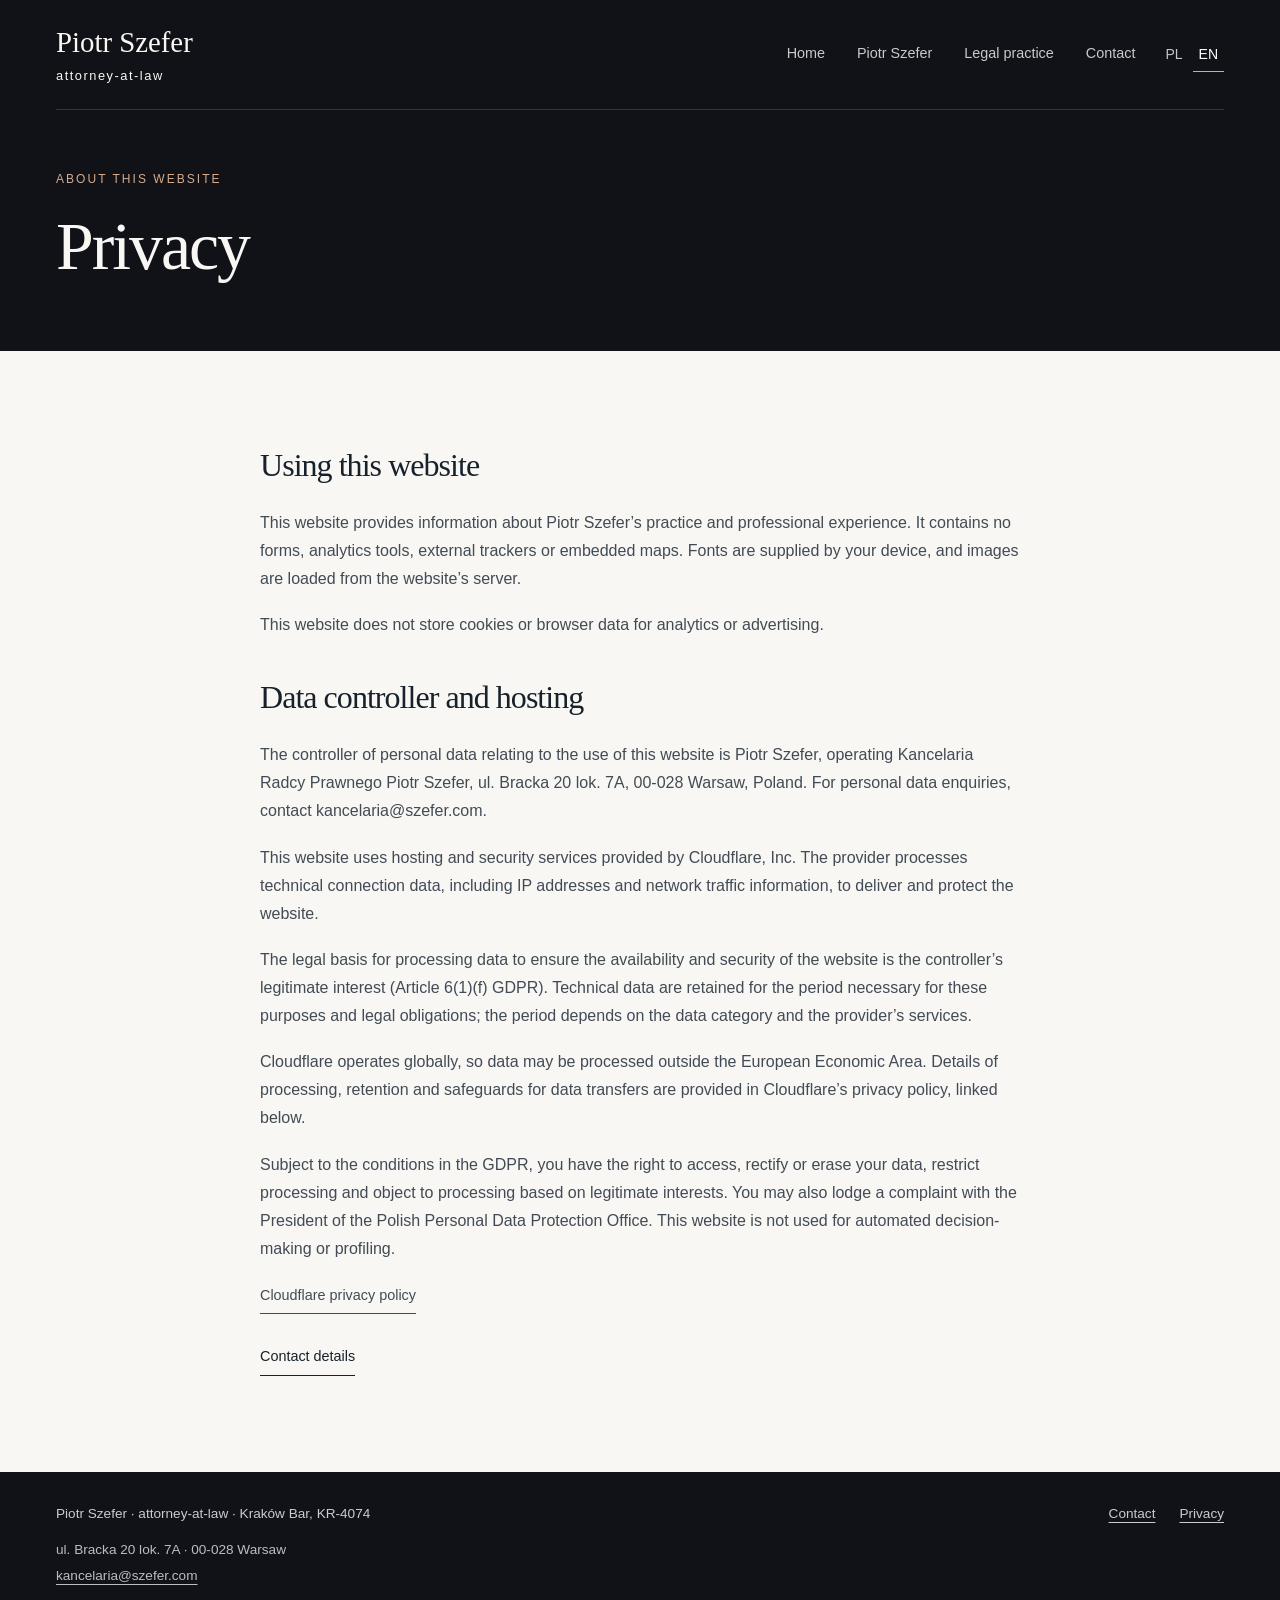
<file: en/privacy/index.html>
<!doctype html>
<html lang="en"><head><meta charset="utf-8"><meta name="viewport" content="width=device-width, initial-scale=1"><title>Privacy | Piotr Szefer</title><meta name="description" content="Privacy information for visitors to Piotr Szefer’s website."><meta name="robots" content="index, follow, max-image-preview:large"><link rel="canonical" href="https://szefer.com/en/privacy/"><link rel="alternate" hreflang="pl" href="https://szefer.com/prywatnosc/"><link rel="alternate" hreflang="en" href="https://szefer.com/en/privacy/"><link rel="alternate" hreflang="x-default" href="https://szefer.com/prywatnosc/"><link rel="describedby" href="/llms.txt"><meta name="theme-color" content="#111217"><meta property="og:type" content="website"><meta property="og:locale" content="en_GB"><meta property="og:site_name" content="Piotr Szefer — attorney-at-law"><meta property="og:title" content="Privacy | Piotr Szefer"><meta property="og:description" content="Privacy information for visitors to Piotr Szefer’s website."><meta property="og:url" content="https://szefer.com/en/privacy/"><meta property="og:image" content="https://szefer.com/assets/piotr-szefer-radca-prawny-1280.jpg"><meta property="og:image:width" content="1280"><meta property="og:image:height" content="853"><meta property="og:image:alt" content="Piotr Szefer, attorney-at-law"><meta name="twitter:card" content="summary_large_image"><meta name="twitter:title" content="Privacy | Piotr Szefer"><meta name="twitter:description" content="Privacy information for visitors to Piotr Szefer’s website."><meta name="twitter:image" content="https://szefer.com/assets/piotr-szefer-radca-prawny-1280.jpg"><link rel="stylesheet" href="/styles-80b11d99c8c8.css"><link rel="icon" href="/favicon.svg" type="image/svg+xml"><script type="application/ld+json">{"@context":"https://schema.org","@graph":[{"@type":"Person","@id":"https://szefer.com/#person","name":"Piotr Szefer","url":"https://szefer.com/en/piotr-szefer/","jobTitle":"Polish attorney-at-law","description":"Polish attorney-at-law specialising in negotiating and drafting commercial agreements, with a particular focus on intellectual property and new technologies. Management and business experience.","image":"https://szefer.com/assets/piotr-szefer-radca-prawny-1280.jpg","identifier":{"@type":"PropertyValue","propertyID":"Registration number with the Regional Chamber of Attorneys-at-Law in Kraków","value":"KR-4074"},"knowsAbout":["Negotiations and commercial agreements","Intellectual property and new technologies","Ongoing legal support and corporate law","Sports law","Higher education law"],"alumniOf":[{"@type":"CollegeOrUniversity","name":"Jagiellonian University"},{"@type":"CollegeOrUniversity","name":"Université de Lausanne"},{"@type":"CollegeOrUniversity","name":"SGH Warsaw School of Economics"}],"hasCredential":{"@type":"EducationalOccupationalCredential","name":"UEFA Certificate in Football Management","description":"UEFA Certificate in Football Management — a programme in football management. Completed with the highest possible result and awarded a Certificate of Distinction.","credentialCategory":"Football management programme","recognizedBy":{"@type":"CollegeOrUniversity","name":"Université de Lausanne"}},"knowsLanguage":{"@type":"Language","name":"English"},"award":["First place in the 16th ELSA National Public Speaking Competition (2012)","First place in the 3rd Public Speaking Competition for Trainee Attorneys-at-Law, Kraków Bar (2016)","Certificate of Distinction — UEFA Certificate in Football Management"]},{"@type":"WebSite","@id":"https://szefer.com/#website","url":"https://szefer.com/","name":"Piotr Szefer — attorney-at-law","inLanguage":["pl-PL","en"]},{"@type":"WebPage","@id":"https://szefer.com/en/privacy/#webpage","url":"https://szefer.com/en/privacy/","name":"Privacy | Piotr Szefer","inLanguage":"en","dateModified":"2026-09-18","isPartOf":{"@id":"https://szefer.com/#website"},"about":{"@id":"https://szefer.com/#person"}},{"@type":"LegalService","@id":"https://szefer.com/#legalservice","name":"Kancelaria Radcy Prawnego Piotr Szefer","url":"https://szefer.com/en/contact/","address":{"@type":"PostalAddress","streetAddress":"ul. Bracka 20 lok. 7A","postalCode":"00-028","addressLocality":"Warszawa","addressCountry":"PL"},"taxID":"9442222050","email":"kancelaria@szefer.com","identifier":[{"@type":"PropertyValue","propertyID":"REGON","value":"369779635"},{"@type":"PropertyValue","propertyID":"Electronic delivery address","value":"AE:PL-62728-16989-AUBBE-31"}]}]}</script></head>
<body><a class="skip" href="#main">Skip to content</a><header class="site-header"><div class="container header-inner"><a class="brand" href="/en/" aria-label="Piotr Szefer — home"><strong>Piotr Szefer</strong><span>attorney-at-law</span></a><nav class="nav" aria-label="Main navigation"><a href="/en/" >Home</a><a href="/en/piotr-szefer/" >Piotr Szefer</a><a href="/en/practice/" >Legal practice</a><a href="/en/contact/" >Contact</a></nav><nav class="language-switch" aria-label="Language selection"><a lang="pl" hreflang="pl" href="/prywatnosc/"  aria-label="Polski">PL</a><a lang="en" hreflang="en" href="/en/privacy/" aria-current="true" aria-label="English">EN</a></nav></div></header><main id="main" tabindex="-1"><section class="page-opening"><div class="container"><span class="eyebrow">About this website</span><h1>Privacy</h1></div></section><article class="container narrow section"><h2>Using this website</h2><p>This website provides information about Piotr Szefer’s practice and professional experience. It contains no forms, analytics tools, external trackers or embedded maps. Fonts are supplied by your device, and images are loaded from the website’s server.</p><p>This website does not store cookies or browser data for analytics or advertising.</p><h2>Data controller and hosting</h2><p>The controller of personal data relating to the use of this website is Piotr Szefer, operating Kancelaria Radcy Prawnego Piotr Szefer, ul. Bracka 20 lok. 7A, 00-028 Warsaw, Poland. For personal data enquiries, contact <!--email_off-->kancelaria@szefer.com<!--/email_off-->.</p><p>This website uses hosting and security services provided by Cloudflare, Inc. The provider processes technical connection data, including IP addresses and network traffic information, to deliver and protect the website.</p><p>The legal basis for processing data to ensure the availability and security of the website is the controller’s legitimate interest (Article 6(1)(f) GDPR). Technical data are retained for the period necessary for these purposes and legal obligations; the period depends on the data category and the provider’s services.</p><p>Cloudflare operates globally, so data may be processed outside the European Economic Area. Details of processing, retention and safeguards for data transfers are provided in Cloudflare’s privacy policy, linked below.</p><p>Subject to the conditions in the GDPR, you have the right to access, rectify or erase your data, restrict processing and object to processing based on legitimate interests. You may also lodge a complaint with the President of the Polish Personal Data Protection Office. This website is not used for automated decision-making or profiling.</p><p><a class="text-link" href="https://www.cloudflare.com/privacypolicy/">Cloudflare privacy policy</a></p><a class="text-link section-link" href="/en/contact/">Contact details</a></article></main><footer class="site-footer"><div class="container footer-inner"><div><p>Piotr Szefer · attorney-at-law · Kraków Bar, KR-4074</p><address>ul. Bracka 20 lok. 7A · 00-028 Warsaw<br><!--email_off--><a href="mailto:kancelaria@szefer.com">kancelaria@szefer.com</a><!--/email_off--></address></div><div class="footer-links"><a href="/en/contact/">Contact</a><a href="/en/privacy/">Privacy</a></div></div></footer></body></html>
</file>
<file: styles-80b11d99c8c8.css>
:root{color-scheme:light;--ink:#17212b;--dark:#111217;--navy:#19232f;--paper:#f8f7f4;--muted:#62666b;--line:#d9d7d2;--copper:#986443;--light-copper:#d6ab8d;--serif:Georgia,'Times New Roman',serif;--sans:Arial,Helvetica,sans-serif}
*{box-sizing:border-box}html{scroll-behavior:auto;scroll-padding-top:2rem}body{margin:0;background:var(--paper);color:var(--ink);font-family:var(--sans);font-size:1rem;line-height:1.75}a{color:inherit;text-underline-offset:.3em}a:hover{color:var(--copper)}a:focus-visible{outline:3px solid #b17a53;outline-offset:6px}img{display:block;max-width:100%;height:auto}h1,h2,h3,p{margin:0}h1,h2,h3{font-family:var(--serif);font-weight:400;line-height:1.16;letter-spacing:-.03em;overflow-wrap:break-word;hyphens:manual}p+p{margin-top:1.15rem}strong{font-weight:600}address{font-style:normal}.container{width:min(1280px,calc(100% - 112px));margin-inline:auto}.container>*,.hero-grid>*,.intro-grid>*,.bio-layout>*,.practice-row>*{min-width:0}.visually-hidden{position:absolute;width:1px;height:1px;padding:0;margin:-1px;overflow:hidden;clip:rect(0,0,0,0);white-space:nowrap;border:0}.skip{position:fixed;top:8px;left:8px;padding:10px 20px;background:white;color:#111;z-index:20;transform:translateY(-150%)}.skip:focus{transform:translateY(0)}.eyebrow{display:block;text-transform:uppercase;font-size:.75rem;line-height:1.5;letter-spacing:.17em;color:var(--copper);margin-bottom:22px}.section{padding:96px 0}.rule{border-top:1px solid var(--line)}.section h2{font-size:clamp(2.3rem,3.4vw,3.25rem)}.large-copy{font-size:1.17rem;line-height:1.85}.text-link{display:inline-block;font-size:.9rem;text-decoration:none;border-bottom:1px solid currentColor;padding-bottom:5px}.section-link{margin-top:30px}.button{display:inline-flex;align-items:center;justify-content:space-between;gap:24px;padding:14px 20px;background:#eee6df;color:#22282e;border:1px solid #eee6df;font-size:.9rem;text-decoration:none;line-height:1.5}.button:hover{background:#fff;color:#111}.anchor-alias{display:block;position:absolute;top:0;scroll-margin-top:40px}
/* Navigation */
.site-header{background:var(--dark);color:var(--paper)}.header-inner{min-height:110px;display:flex;justify-content:space-between;align-items:center;flex-wrap:wrap;gap:24px;border-bottom:1px solid #ffffff26}.brand{text-decoration:none;line-height:1.25}.brand strong{font-family:var(--serif);font-size:1.8rem;font-weight:400}.brand span{display:block;font-size:.8rem;letter-spacing:.12em;margin-top:7px}.brand:hover{color:white}.nav{display:flex;gap:32px;flex-wrap:wrap;align-items:center}.nav a{font-size:.9rem;color:#c8c9cd;padding:8px 0;text-decoration:none;border-bottom:1px solid transparent}.nav a:hover,.nav a[aria-current]{color:#fff}.nav a[aria-current]{border-color:var(--light-copper)}
/* Opening portrait: editorial composition on desktop, reordered on mobile. */
.hero{background:var(--dark);color:var(--paper)}.hero-grid{display:grid;grid-template-columns:1.08fr 1fr;grid-template-areas:'heading image' 'details image';grid-template-rows:auto 1fr;column-gap:36px;min-height:700px}.hero-heading{grid-area:heading;padding-top:58px}.hero h1{font-size:5.4rem;line-height:1.02;letter-spacing:-.045em}.hero .person-name{white-space:nowrap;hyphens:none}.hero .role{display:block;font-size:.48em;margin-top:14px;letter-spacing:-.025em;color:#dddfe4}.hero-subtitle{max-width:530px;font-size:1.4rem;line-height:1.5;color:#f0ece7;margin-top:29px}.hero-details{grid-area:details;padding:28px 0 60px}.hero-lead{max-width:550px;font-size:1rem;line-height:1.75;color:#c9cdd4}.hero-lead p+p{margin-top:17px}.hero-actions{display:flex;flex-wrap:wrap;align-items:center;gap:24px;margin-top:31px}.hero-actions .text-link:hover{color:var(--light-copper)}.hero-image{grid-area:image;position:relative;min-height:700px;overflow:hidden}.hero-image picture,.hero-image img{width:100%;height:100%;object-fit:cover;object-position:62% center}.hero-image:after{content:'';position:absolute;inset:0;pointer-events:none;background:linear-gradient(90deg,#111217 0%,transparent 20%)}
/* Home narrative */
.intro-grid{display:grid;grid-template-columns:.85fr 1.15fr;gap:100px}.intro-grid h2{max-width:460px}.body-copy{max-width:70ch;font-size:1.07rem;line-height:1.85;color:#424b55}.section-heading{max-width:630px;margin-bottom:48px}.perspective{display:grid;grid-template-columns:56px 1fr 1.15fr;gap:35px;padding:34px 0;border-top:1px solid var(--line);align-items:start;text-decoration:none}.perspective:last-child{border-bottom:1px solid var(--line)}.number{font-size:.8rem;color:var(--copper);padding-top:6px}.perspective h3{font-size:1.95rem;max-width:330px}.perspective p{font-size:1rem;color:#4b535d;max-width:58ch}.perspective:hover h3{color:var(--copper)}.row-arrow{margin-left:8px}.dark-section{background:var(--navy);color:var(--paper)}.dark-section .eyebrow{color:var(--light-copper)}.dark-section p{color:#d5dbe2}.closing{display:flex;justify-content:space-between;align-items:center;flex-wrap:wrap;padding:42px 0;gap:24px}.closing p{font-family:var(--serif);font-size:1.7rem}
/* Inner pages */
.page-opening{background:var(--dark);color:var(--paper);padding:60px 0 66px}.page-opening .eyebrow{color:var(--light-copper)}.page-opening h1{font-size:clamp(3rem,5.3vw,5rem);line-height:1.1;max-width:1000px}.page-lead{max-width:72ch;margin-top:30px;color:#d3d7dd;font-size:1.12rem;line-height:1.8}.bio-opening .page-lead{max-width:78ch}.bio-opening h1{max-width:1100px}.bio-opening .page-lead p+p{margin-top:15px}.bio-layout{display:grid;grid-template-columns:260px minmax(0,720px);justify-content:space-between;gap:70px;padding-block:76px 80px}.bio-aside{align-self:stretch}.bio-portrait{margin:0 0 35px}.bio-portrait img{width:100%;height:auto}.bio-portrait figcaption{font-size:.75rem;color:var(--muted);padding-top:10px}.chapter-nav{position:sticky;top:28px;padding-top:24px;border-top:1px solid var(--line)}.chapter-nav .eyebrow{margin-bottom:12px}.chapter-links a{display:flex;align-items:baseline;gap:15px;padding:10px 0;border-bottom:1px solid var(--line);font-size:.9rem;text-decoration:none}.chapter-links a span{font-size:.75rem;color:var(--copper);flex:none}.bio-section{position:relative;margin-bottom:60px;scroll-margin-top:40px;max-width:70ch}.bio-section+.bio-section{border-top:1px solid var(--line);padding-top:40px}.bio-section .eyebrow{margin-bottom:13px}.bio-section h2{font-size:2.65rem;margin-bottom:27px;max-width:26ch}.bio-section p{font-size:1.08rem;color:#424b55;line-height:1.85}.bio-section strong{color:var(--ink)}.education>section{padding:25px 0;border-bottom:1px solid var(--line)}.education>section:first-child{padding-top:0}.education>section:last-child{border-bottom:0;padding-bottom:0}.education h3{font-size:1.6rem;line-height:1.4;margin-bottom:15px}.education p+p{margin-top:9px}.qualifications{list-style:none;margin:0;padding:0}.qualifications li{padding:21px 0;border-bottom:1px solid var(--line);font-size:1.03rem;color:#424b55;line-height:1.85}.qualifications li:first-child{padding-top:0}.updated{color:var(--muted);font-size:.8rem;margin-bottom:25px}.practice-list{padding-block:15px 40px}.practice-row{position:relative;display:grid;grid-template-columns:50px .9fr 1.2fr;gap:38px;padding:60px 0;border-bottom:1px solid var(--line)}.practice-row h2{font-size:2.3rem;max-width:20ch}.practice-row p{font-size:1.06rem;color:#424b55;line-height:1.85}
/* Contact */
.contact-layout{display:grid;grid-template-columns:1fr 1.15fr;gap:100px;padding-block:70px 95px}.contact-identity h2{font-size:2.65rem;max-width:20ch;line-height:1.25}.contact-identity p{font-size:.95rem;color:var(--muted);margin-top:24px}.contact-identity picture{display:block;margin-top:32px;max-width:440px}.contact-primary{padding:10px 0 38px;border-bottom:1px solid var(--line)}.contact-email{display:inline-block;font-family:var(--serif);font-size:clamp(1.7rem,2.5vw,2.4rem);text-decoration-thickness:1px;line-height:1.4;overflow-wrap:anywhere}.contact-primary address{margin-top:30px;font-size:1.25rem;line-height:1.75}.contact-details{display:grid;grid-template-columns:1fr 1fr;gap:0 30px;margin:0}.contact-details>div{padding:25px 0;border-bottom:1px solid var(--line)}.contact-details .wide{grid-column:1/-1}.contact-details dt{font-size:.8rem;color:var(--muted);margin-bottom:7px}.contact-details dd{font-size:1.08rem;margin:0;overflow-wrap:anywhere}.owner-note{background:#ede9e3;padding:24px;border-left:2px solid var(--copper);margin:32px 0;color:#45484d;font-size:.95rem}.owner-note p{margin-top:9px}.narrow{max-width:760px}.narrow h2{font-size:2rem;margin-bottom:25px}.narrow p{color:#424b55}.narrow h2:not(:first-child){margin-top:40px}
/* Footer */
.site-footer{background:var(--dark);color:#c8cbd1;font-size:.85rem;padding:30px 0}.footer-inner{display:flex;justify-content:space-between;gap:30px}.site-footer address{margin-top:12px;color:#b7bec8;line-height:1.85}.footer-links{display:flex;gap:24px;align-items:flex-start}.site-footer a:hover{color:var(--light-copper)}.preview-label{margin-top:22px;padding-top:16px;border-top:1px solid #ffffff26;font-size:.75rem;color:#b9bec6}
@media(max-width:1100px){.container{width:calc(100% - 64px)}.hero-grid{column-gap:20px;grid-template-columns:1.15fr 1fr}.hero h1{font-size:4.25rem}.hero-subtitle{font-size:1.2rem}.hero-lead{font-size:.96rem}.hero-image{min-height:730px}.intro-grid{gap:55px}.bio-layout{grid-template-columns:220px minmax(0,1fr);gap:50px}.bio-section h2{font-size:2.3rem}.practice-row{grid-template-columns:30px .9fr 1.2fr;gap:26px}.practice-row h2{font-size:2rem}.contact-layout{gap:55px}.contact-identity h2{font-size:2.3rem}.nav{gap:24px}}
@media(max-width:800px) and (min-width:701px){.hero h1{font-size:3.6rem}.hero-grid{grid-template-columns:1.2fr 1fr}.hero-subtitle{font-size:1.15rem}.hero-image{min-height:0;height:620px;align-self:center}.hero-heading{padding-top:45px}.hero-actions{gap:18px}.bio-layout{grid-template-columns:180px minmax(0,1fr);gap:40px}.bio-section h2{font-size:2.1rem}.bio-section p{font-size:1rem}.contact-layout{gap:38px}.practice-row{grid-template-columns:25px .9fr 1.2fr;gap:20px}}
@media(max-width:700px){.container{width:calc(100% - 40px)}.header-inner{display:block;min-height:135px;padding:24px 0 16px}.brand strong{font-size:1.5rem}.brand span{font-size:.75rem;margin-top:3px}.nav{gap:16px;margin-top:20px}.nav a{font-size:.875rem;padding:2px 0}.hero-grid{grid-template-columns:minmax(0,1fr);grid-template-areas:'heading' 'image' 'details';gap:0;min-height:0}.hero-heading{padding:36px 0 27px}.hero h1{font-size:clamp(1.85rem,12.3vw,5.4rem)}.hero .role{font-size:.55em;margin-top:11px}.hero-subtitle{font-size:1.2rem;margin-top:24px;max-width:30ch}.hero-image{height:330px;min-height:0;margin-inline:-20px}.hero-image img{object-position:60% 25%}.hero-image:after{background:linear-gradient(180deg,#111217 0%,transparent 10%,transparent 90%,#111217 100%)}.hero-details{padding:22px 0 42px}.hero-lead{font-size:1rem;line-height:1.8}.hero-actions{gap:22px;margin-top:27px}.button{font-size:.9rem}.section{padding:60px 0}.intro-grid{grid-template-columns:minmax(0,1fr);gap:28px}.intro-grid h2{max-width:20ch}.section h2{font-size:2.3rem}.body-copy{font-size:1.02rem}.large-copy{font-size:1.08rem}.section-heading{margin-bottom:30px}.perspective{grid-template-columns:26px minmax(0,1fr);gap:10px 15px;padding:29px 0}.perspective h3{font-size:1.8rem;max-width:none}.perspective p{grid-column:2}.closing{padding:30px 0}.closing p{font-size:1.45rem}.page-opening{padding:40px 0 47px}.page-opening h1{font-size:clamp(2rem,11vw,3rem)}.page-lead{font-size:1.05rem;margin-top:26px}.bio-layout{grid-template-columns:minmax(0,1fr);gap:40px;padding-block:30px 55px}.bio-aside{display:flex;flex-direction:column}.chapter-nav{position:static;order:0;padding-top:20px}.chapter-links{display:grid;grid-template-columns:repeat(auto-fit,minmax(min(100%,9rem),1fr));column-gap:20px}.chapter-links a{font-size:.875rem;gap:10px}.bio-portrait{order:1;max-width:280px;margin:30px auto 0}.bio-section{margin-bottom:43px}.bio-section+.bio-section{padding-top:32px}.bio-section h2{font-size:2.12rem}.bio-section p{font-size:1rem;line-height:1.85}.education h3{font-size:1.5rem}.qualifications li{font-size:1rem}.practice-list{padding-top:5px}.practice-row{grid-template-columns:26px minmax(0,1fr);gap:14px;padding:35px 0}.practice-row h2{font-size:2rem;max-width:24ch}.practice-row>div{grid-column:2}.practice-row p{font-size:1rem}.contact-layout{grid-template-columns:minmax(0,1fr);gap:35px;padding-block:38px 65px}.contact-information{order:-1}.contact-identity h2{font-size:2.15rem}.contact-email{font-size:clamp(1.4rem,6.8vw,2.4rem)}.contact-primary address{font-size:1.15rem}.contact-details{column-gap:20px}.contact-details dd{font-size:1rem}.footer-inner{display:block}.footer-links{margin-top:22px}.narrow h2{font-size:1.9rem}}
@media(prefers-reduced-motion:reduce){html{scroll-behavior:auto}*{animation:none!important;transition:none!important}}

/* Paired language navigation. The page stays fully usable without JavaScript. */
.header-inner .nav{margin-left:auto}.language-switch{display:flex;gap:4px;align-items:center}.language-switch a{display:block;padding:6px;font-size:.875rem;line-height:1.5;text-decoration:none;color:#bfc4cd;border-bottom:1px solid transparent}.language-switch a[aria-current]{color:#fff;border-color:var(--light-copper)}.language-switch a:hover{color:var(--light-copper)}
@media(max-width:700px){.header-inner{display:grid;grid-template-columns:minmax(0,1fr) auto;gap:0 12px}.header-inner .brand{grid-column:1;grid-row:1}.header-inner .nav{grid-row:2;grid-column:1/-1;margin-left:0}.language-switch{grid-column:2;grid-row:1;align-self:start}.language-switch a{padding:5px}}
</file>
